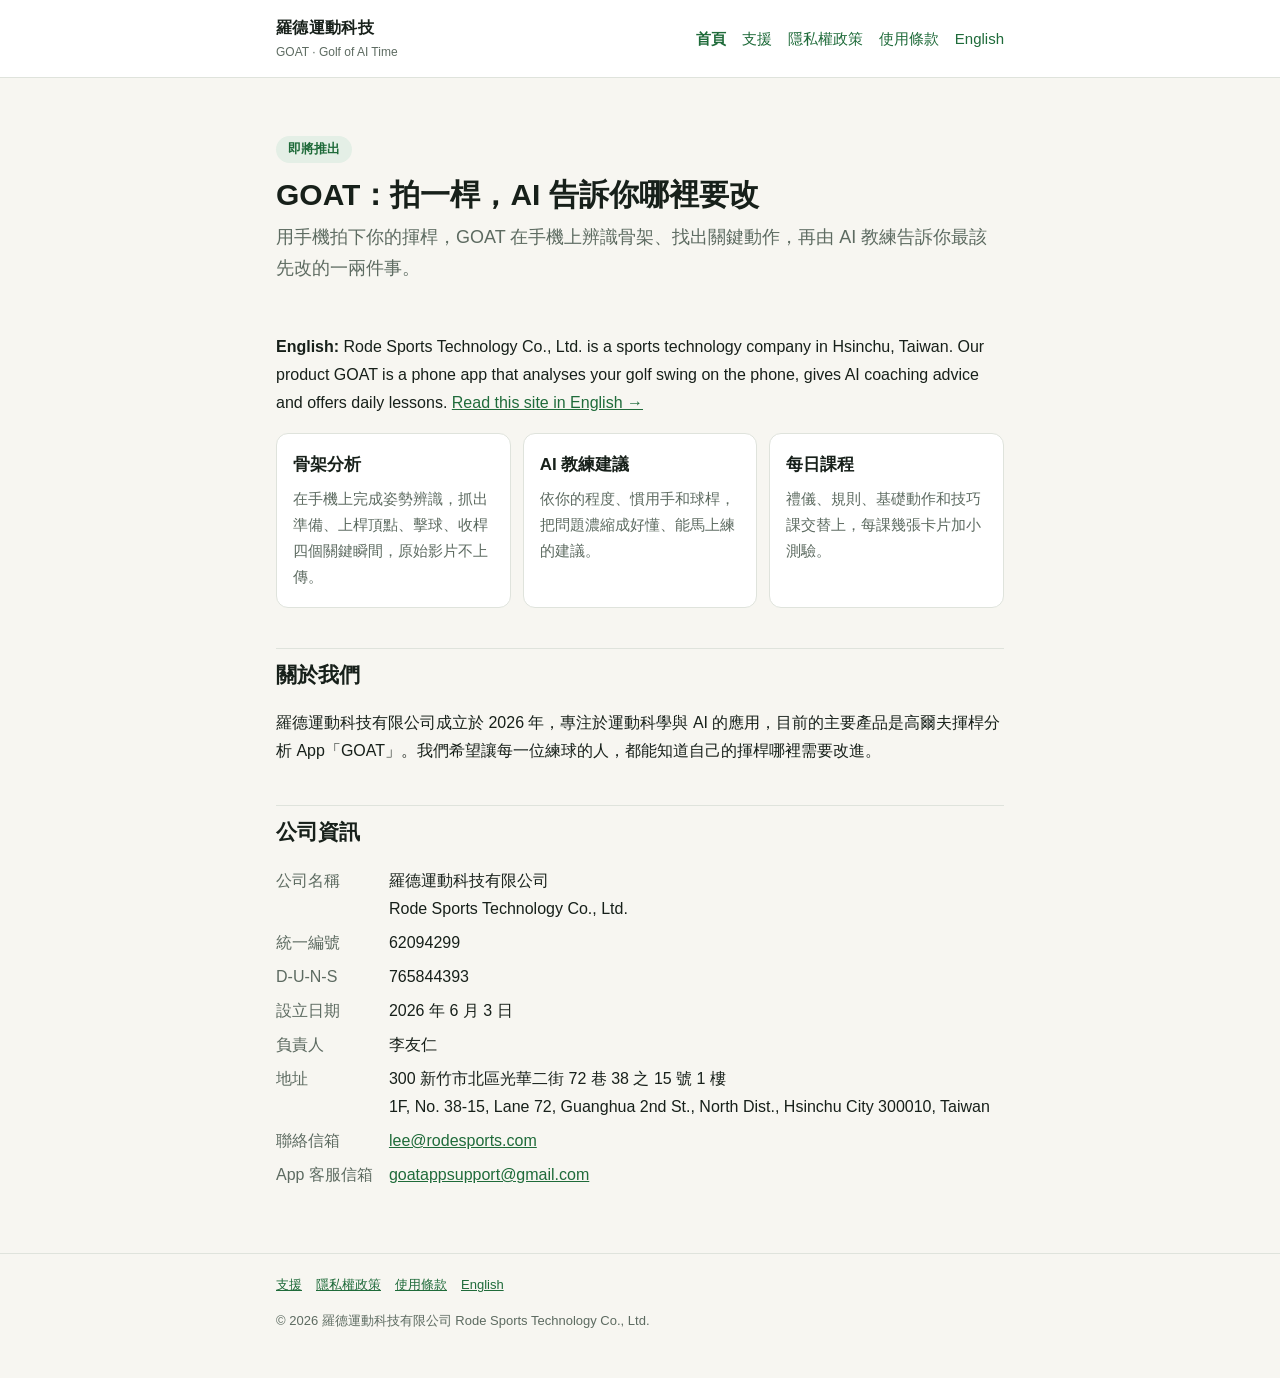
<file: index.html>
<!doctype html>
<html lang="zh-Hant-TW">
<head>
<meta charset="utf-8">
<meta name="viewport" content="width=device-width, initial-scale=1">
<title>羅德運動科技有限公司｜GOAT 高爾夫 AI 教練</title>
<meta name="description" content="羅德運動科技有限公司開發 GOAT（Golf of AI Time），用手機拍一桿，AI 分析揮桿並給出改善建議。">
<link rel="canonical" href="https://www.rodesports.com/">
<link rel="alternate" hreflang="zh-Hant" href="https://www.rodesports.com/">
<link rel="alternate" hreflang="en" href="https://www.rodesports.com/en/">
<link rel="alternate" hreflang="x-default" href="https://www.rodesports.com/">
<link rel="stylesheet" href="style.css">
</head>
<body>
<header class="top"><div class="wrap">
  <a class="brand" href="index.html">羅德運動科技<small>GOAT · Golf of AI Time</small></a>
  <nav><a href="index.html" aria-current="page">首頁</a><a href="support.html">支援</a><a href="privacy.html">隱私權政策</a><a href="terms.html">使用條款</a><a href="en/index.html" lang="en">English</a></nav>
</div></header>

<main><div class="wrap">
  <section class="hero">
    <span class="tag">即將推出</span>
    <h1>GOAT：拍一桿，AI 告訴你哪裡要改</h1>
    <p class="lead">用手機拍下你的揮桿，GOAT 在手機上辨識骨架、找出關鍵動作，再由 AI 教練告訴你最該先改的一兩件事。</p>
  </section>

  <p lang="en"><strong>English:</strong> Rode Sports Technology Co., Ltd. is a sports technology company in Hsinchu, Taiwan. Our product GOAT is a phone app that analyses your golf swing on the phone, gives AI coaching advice and offers daily lessons. <a href="en/index.html">Read this site in English →</a></p>

  <div class="cards">
    <div class="card"><h3>骨架分析</h3><p>在手機上完成姿勢辨識，抓出準備、上桿頂點、擊球、收桿四個關鍵瞬間，原始影片不上傳。</p></div>
    <div class="card"><h3>AI 教練建議</h3><p>依你的程度、慣用手和球桿，把問題濃縮成好懂、能馬上練的建議。</p></div>
    <div class="card"><h3>每日課程</h3><p>禮儀、規則、基礎動作和技巧課交替上，每課幾張卡片加小測驗。</p></div>
  </div>

  <h2>關於我們</h2>
  <p>羅德運動科技有限公司成立於 2026 年，專注於運動科學與 AI 的應用，目前的主要產品是高爾夫揮桿分析 App「GOAT」。我們希望讓每一位練球的人，都能知道自己的揮桿哪裡需要改進。</p>

  <h2>公司資訊</h2>
  <dl class="info">
    <dt>公司名稱</dt><dd>羅德運動科技有限公司<br>Rode Sports Technology Co., Ltd.</dd>
    <dt>統一編號</dt><dd>62094299</dd>
    <dt>D-U-N-S</dt><dd>765844393</dd>
    <dt>設立日期</dt><dd>2026 年 6 月 3 日</dd>
    <dt>負責人</dt><dd>李友仁</dd>
    <dt>地址</dt><dd>300 新竹市北區光華二街 72 巷 38 之 15 號 1 樓<br>1F, No. 38-15, Lane 72, Guanghua 2nd St., North Dist., Hsinchu City 300010, Taiwan</dd>
    <dt>聯絡信箱</dt><dd><a href="mailto:lee@rodesports.com">lee@rodesports.com</a></dd>
    <dt>App 客服信箱</dt><dd><a href="mailto:goatappsupport@gmail.com">goatappsupport@gmail.com</a></dd>
  </dl>
</div></main>

<footer><div class="wrap">
  <a href="support.html">支援</a><a href="privacy.html">隱私權政策</a><a href="terms.html">使用條款</a><a href="en/index.html" lang="en">English</a>
  <p>© 2026 羅德運動科技有限公司 Rode Sports Technology Co., Ltd.</p>
</div></footer>
</body>
</html>
</file>
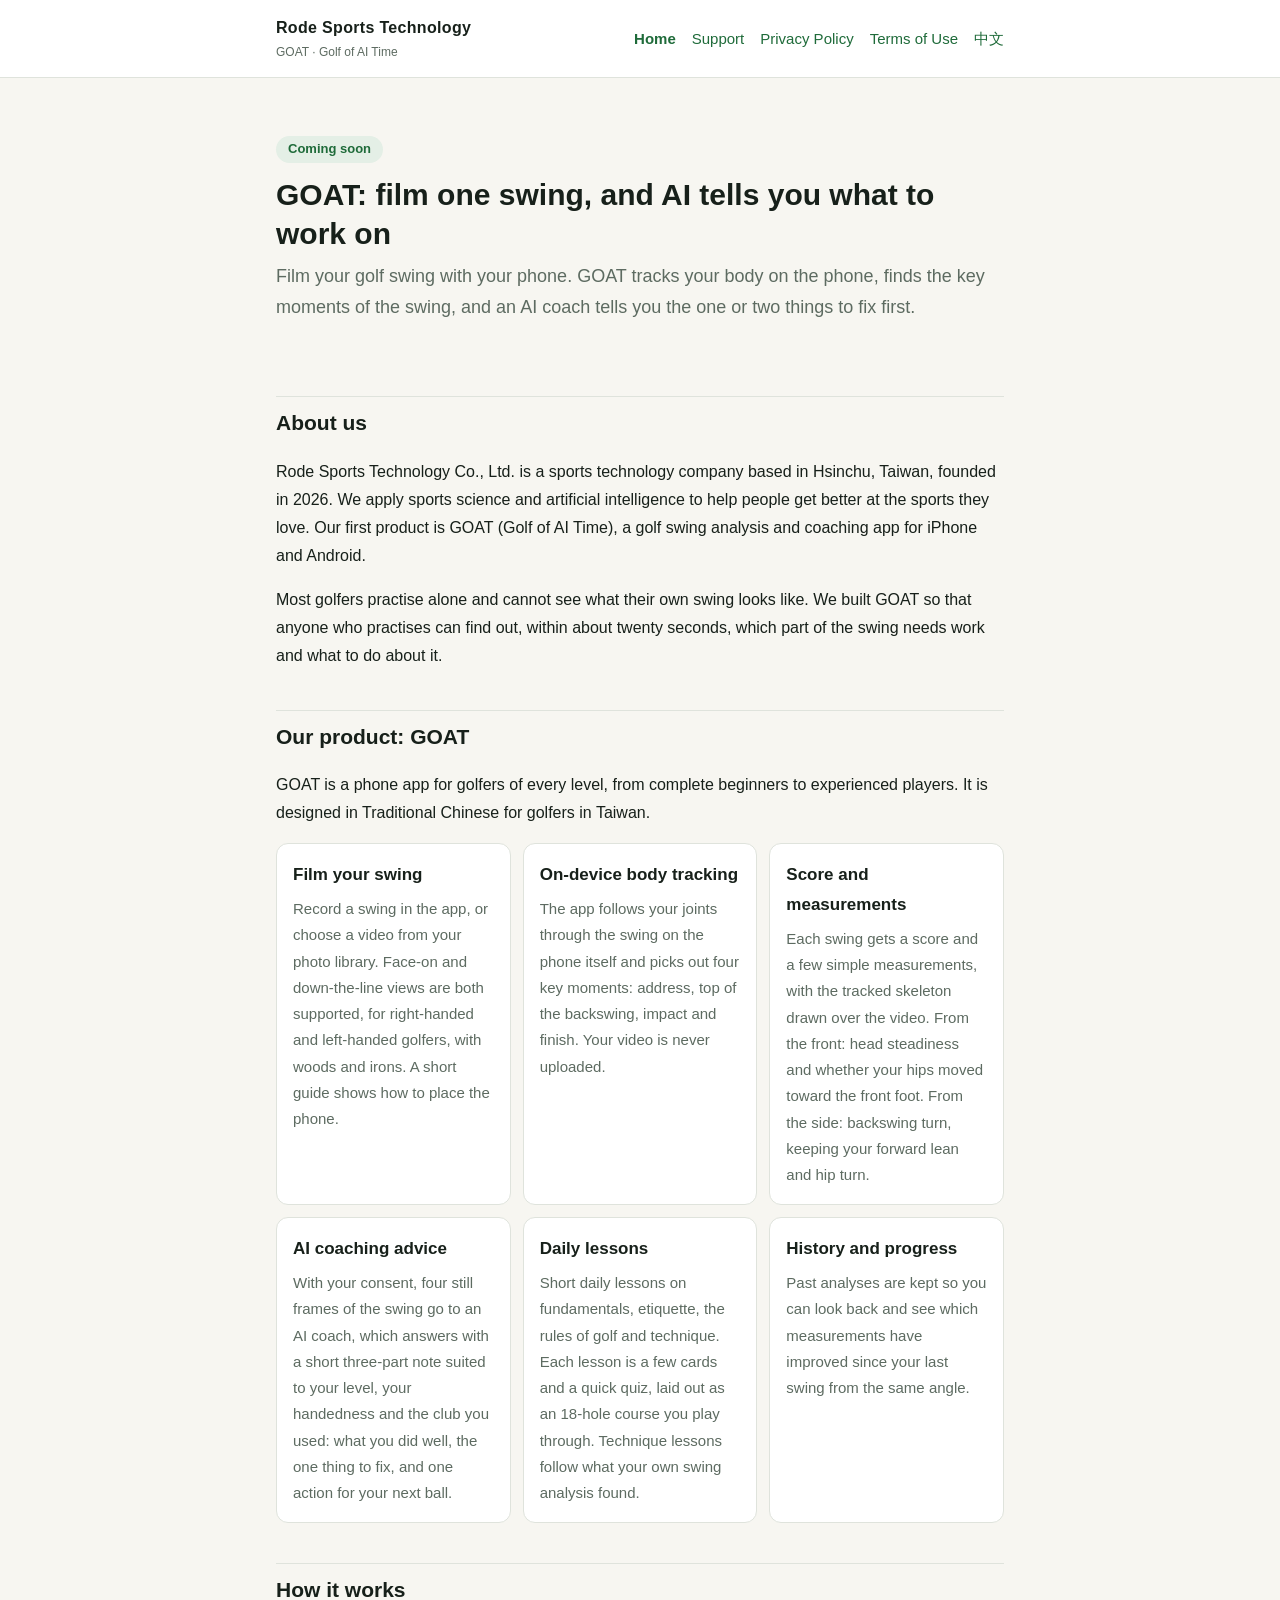
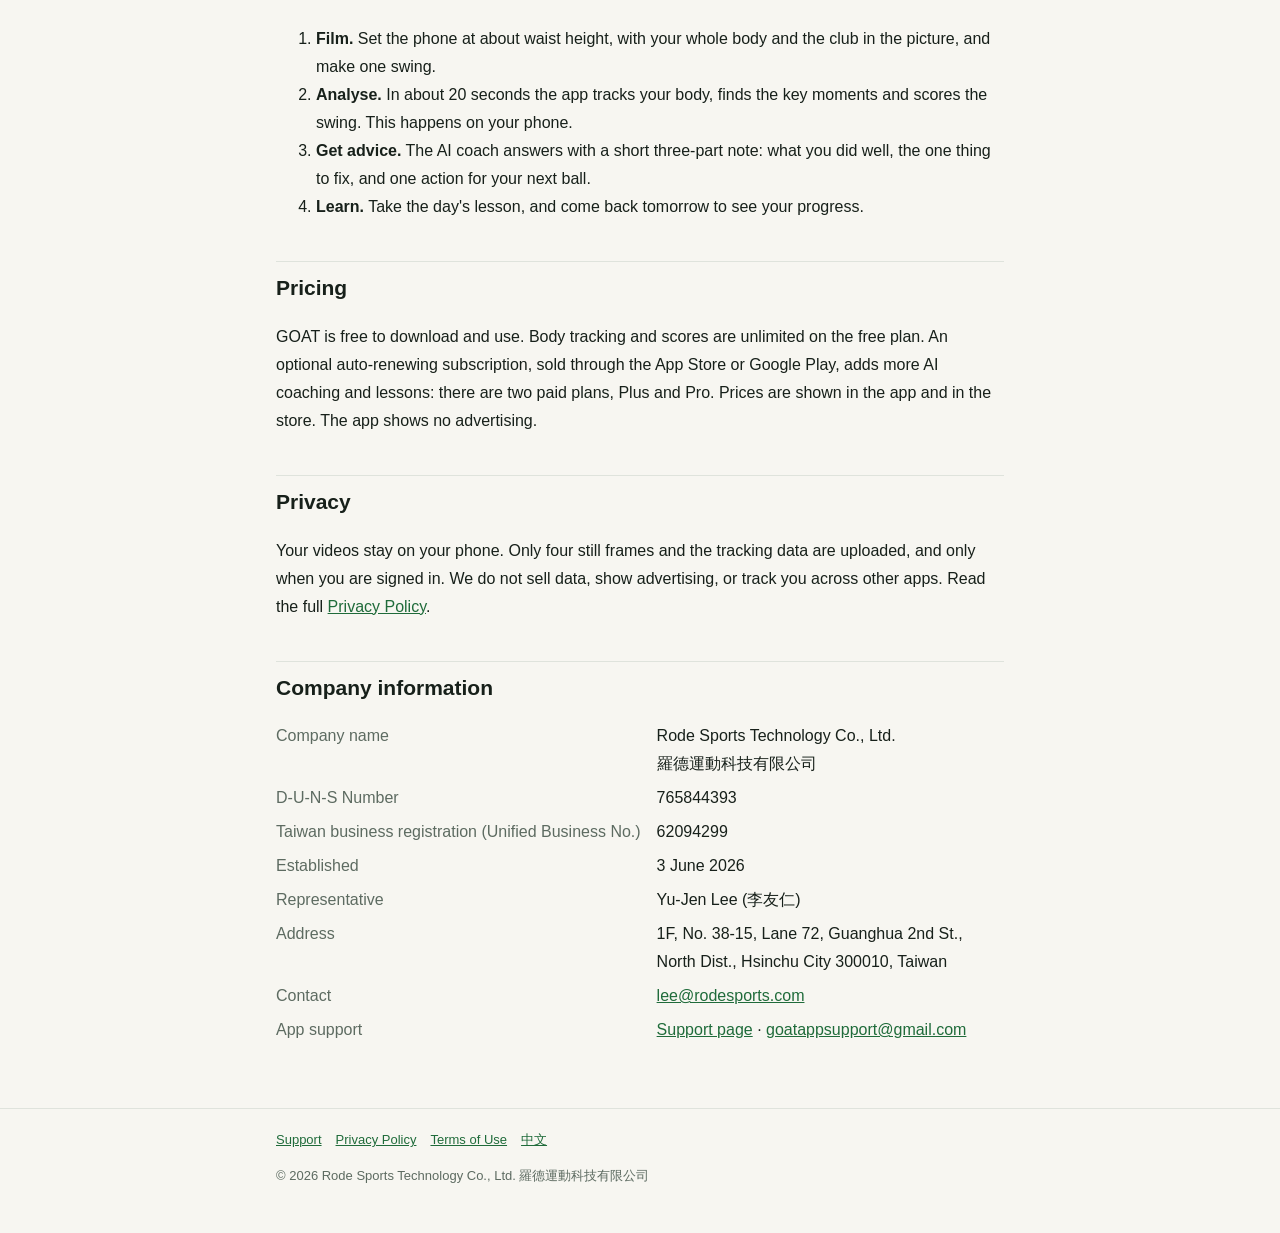
<file: en/index.html>
<!doctype html>
<html lang="en">
<head>
<meta charset="utf-8">
<meta name="viewport" content="width=device-width, initial-scale=1">
<title>Rode Sports Technology Co., Ltd. | GOAT AI Golf Swing Coach</title>
<meta name="description" content="Rode Sports Technology Co., Ltd. builds GOAT (Golf of AI Time), an app that analyses your golf swing on the phone and gives you AI coaching advice and daily lessons.">
<link rel="canonical" href="https://www.rodesports.com/en/">
<link rel="alternate" hreflang="zh-Hant" href="https://www.rodesports.com/">
<link rel="alternate" hreflang="en" href="https://www.rodesports.com/en/">
<link rel="alternate" hreflang="x-default" href="https://www.rodesports.com/">
<link rel="stylesheet" href="../style.css">
</head>
<body>
<header class="top"><div class="wrap">
  <a class="brand" href="index.html">Rode Sports Technology<small>GOAT · Golf of AI Time</small></a>
  <nav><a href="index.html" aria-current="page">Home</a><a href="support.html">Support</a><a href="privacy.html">Privacy Policy</a><a href="terms.html">Terms of Use</a><a href="../index.html" lang="zh-Hant-TW">中文</a></nav>
</div></header>

<main><div class="wrap">
  <section class="hero">
    <span class="tag">Coming soon</span>
    <h1>GOAT: film one swing, and AI tells you what to work on</h1>
    <p class="lead">Film your golf swing with your phone. GOAT tracks your body on the phone, finds the key moments of the swing, and an AI coach tells you the one or two things to fix first.</p>
  </section>

  <h2>About us</h2>
  <p>Rode Sports Technology Co., Ltd. is a sports technology company based in Hsinchu, Taiwan, founded in 2026. We apply sports science and artificial intelligence to help people get better at the sports they love. Our first product is GOAT (Golf of AI Time), a golf swing analysis and coaching app for iPhone and Android.</p>
  <p>Most golfers practise alone and cannot see what their own swing looks like. We built GOAT so that anyone who practises can find out, within about twenty seconds, which part of the swing needs work and what to do about it.</p>

  <h2>Our product: GOAT</h2>
  <p>GOAT is a phone app for golfers of every level, from complete beginners to experienced players. It is designed in Traditional Chinese for golfers in Taiwan.</p>
  <div class="cards">
    <div class="card"><h3>Film your swing</h3><p>Record a swing in the app, or choose a video from your photo library. Face-on and down-the-line views are both supported, for right-handed and left-handed golfers, with woods and irons. A short guide shows how to place the phone.</p></div>
    <div class="card"><h3>On-device body tracking</h3><p>The app follows your joints through the swing on the phone itself and picks out four key moments: address, top of the backswing, impact and finish. Your video is never uploaded.</p></div>
    <div class="card"><h3>Score and measurements</h3><p>Each swing gets a score and a few simple measurements, with the tracked skeleton drawn over the video. From the front: head steadiness and whether your hips moved toward the front foot. From the side: backswing turn, keeping your forward lean and hip turn.</p></div>
    <div class="card"><h3>AI coaching advice</h3><p>With your consent, four still frames of the swing go to an AI coach, which answers with a short three-part note suited to your level, your handedness and the club you used: what you did well, the one thing to fix, and one action for your next ball.</p></div>
    <div class="card"><h3>Daily lessons</h3><p>Short daily lessons on fundamentals, etiquette, the rules of golf and technique. Each lesson is a few cards and a quick quiz, laid out as an 18-hole course you play through. Technique lessons follow what your own swing analysis found.</p></div>
    <div class="card"><h3>History and progress</h3><p>Past analyses are kept so you can look back and see which measurements have improved since your last swing from the same angle.</p></div>
  </div>

  <h2>How it works</h2>
  <ol>
    <li><strong>Film.</strong> Set the phone at about waist height, with your whole body and the club in the picture, and make one swing.</li>
    <li><strong>Analyse.</strong> In about 20 seconds the app tracks your body, finds the key moments and scores the swing. This happens on your phone.</li>
    <li><strong>Get advice.</strong> The AI coach answers with a short three-part note: what you did well, the one thing to fix, and one action for your next ball.</li>
    <li><strong>Learn.</strong> Take the day's lesson, and come back tomorrow to see your progress.</li>
  </ol>

  <h2>Pricing</h2>
  <p>GOAT is free to download and use. Body tracking and scores are unlimited on the free plan. An optional auto-renewing subscription, sold through the App Store or Google Play, adds more AI coaching and lessons: there are two paid plans, Plus and Pro. Prices are shown in the app and in the store. The app shows no advertising.</p>

  <h2>Privacy</h2>
  <p>Your videos stay on your phone. Only four still frames and the tracking data are uploaded, and only when you are signed in. We do not sell data, show advertising, or track you across other apps. Read the full <a href="privacy.html">Privacy Policy</a>.</p>

  <h2>Company information</h2>
  <dl class="info">
    <dt>Company name</dt><dd>Rode Sports Technology Co., Ltd.<br><span lang="zh-Hant-TW">羅德運動科技有限公司</span></dd>
    <dt>D-U-N-S Number</dt><dd>765844393</dd>
    <dt>Taiwan business registration (Unified Business No.)</dt><dd>62094299</dd>
    <dt>Established</dt><dd>3 June 2026</dd>
    <dt>Representative</dt><dd>Yu-Jen Lee (<span lang="zh-Hant-TW">李友仁</span>)</dd>
    <dt>Address</dt><dd>1F, No. 38-15, Lane 72, Guanghua 2nd St., North Dist., Hsinchu City 300010, Taiwan</dd>
    <dt>Contact</dt><dd><a href="mailto:lee@rodesports.com">lee@rodesports.com</a></dd>
    <dt>App support</dt><dd><a href="support.html">Support page</a> · <a href="mailto:goatappsupport@gmail.com">goatappsupport@gmail.com</a></dd>
  </dl>
</div></main>

<footer><div class="wrap">
  <a href="support.html">Support</a><a href="privacy.html">Privacy Policy</a><a href="terms.html">Terms of Use</a><a href="../index.html" lang="zh-Hant-TW">中文</a>
  <p>© 2026 Rode Sports Technology Co., Ltd. 羅德運動科技有限公司</p>
</div></footer>
</body>
</html>
</file>
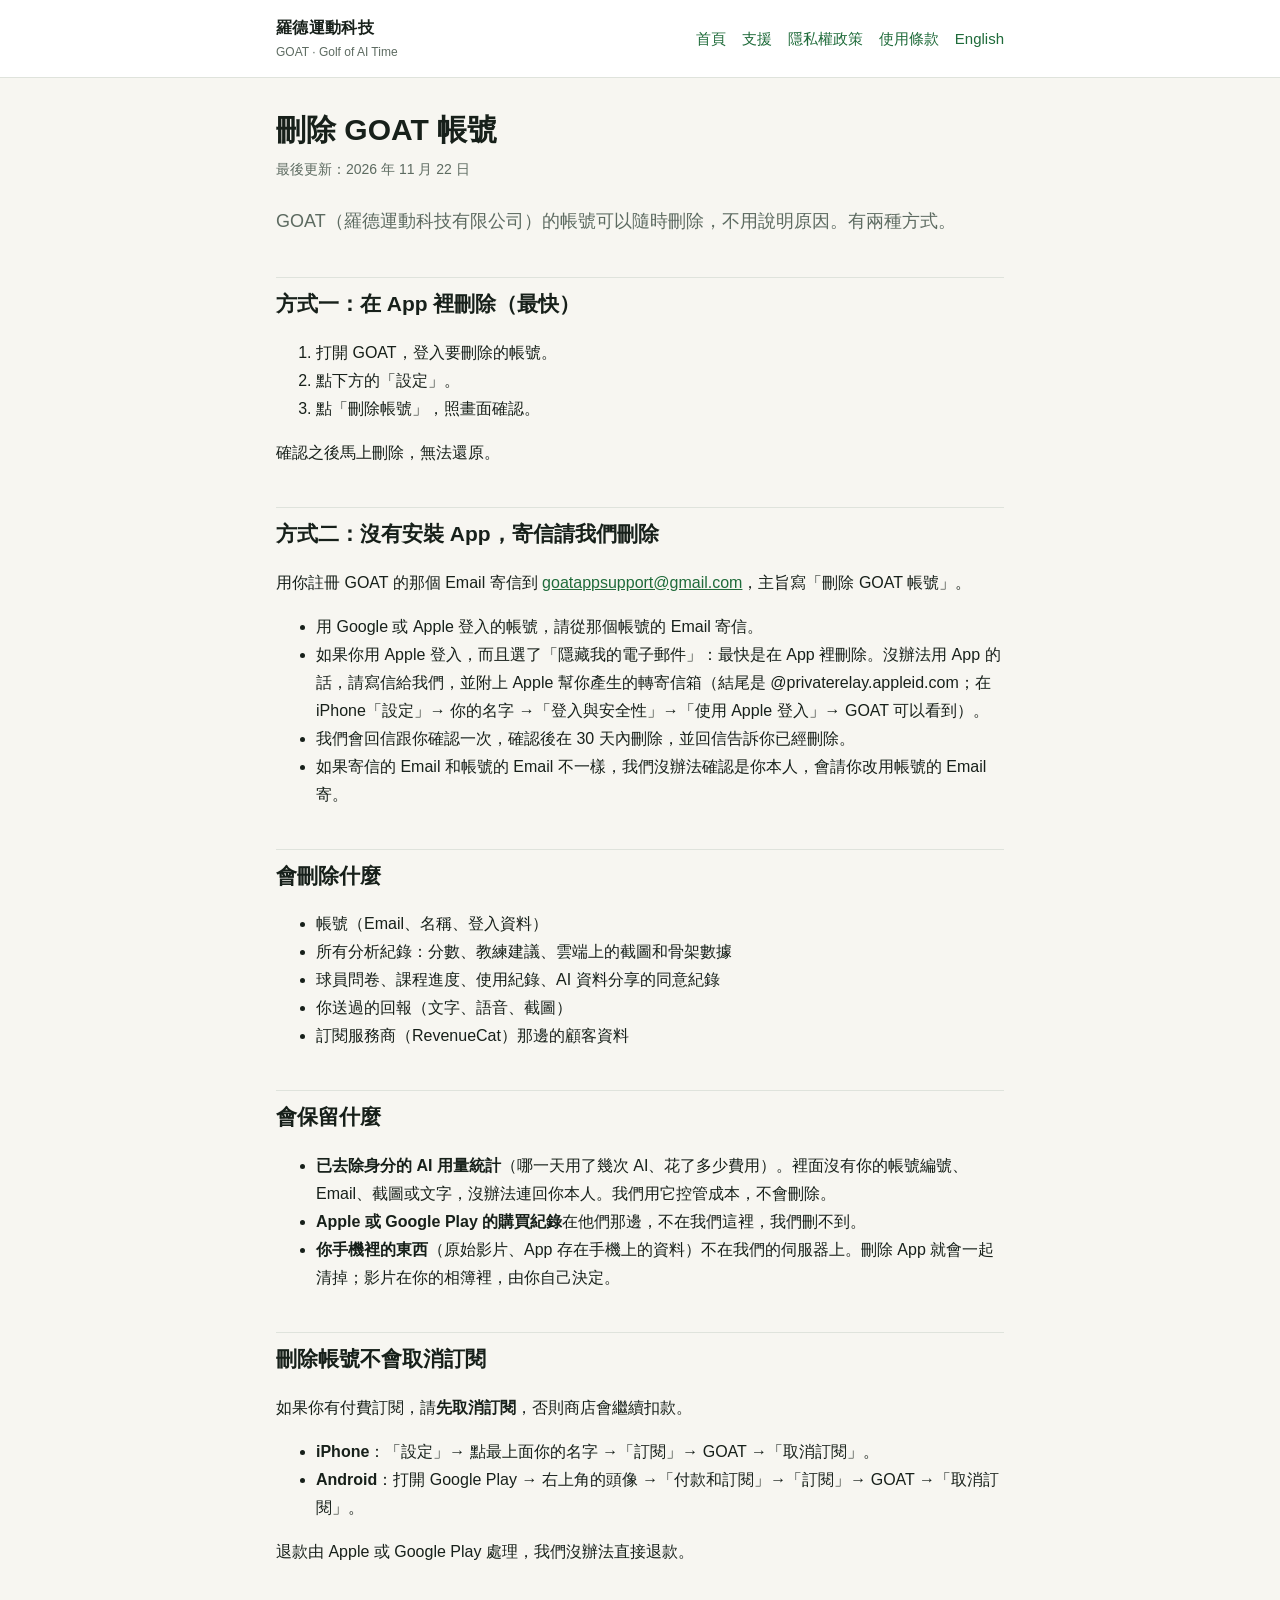
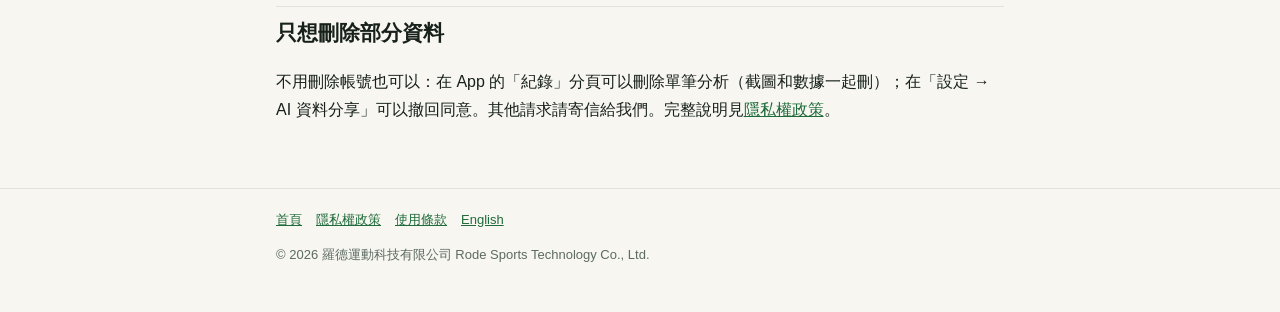
<file: delete-account.html>
<!doctype html>
<html lang="zh-Hant-TW">
<head>
<meta charset="utf-8">
<meta name="viewport" content="width=device-width, initial-scale=1">
<title>刪除帳號｜GOAT</title>
<link rel="canonical" href="https://www.rodesports.com/delete-account.html">
<link rel="alternate" hreflang="zh-Hant" href="https://www.rodesports.com/delete-account.html">
<link rel="alternate" hreflang="en" href="https://www.rodesports.com/en/delete-account.html">
<link rel="alternate" hreflang="x-default" href="https://www.rodesports.com/delete-account.html">
<link rel="stylesheet" href="style.css">
</head>
<body>
<header class="top"><div class="wrap">
  <a class="brand" href="index.html">羅德運動科技<small>GOAT · Golf of AI Time</small></a>
  <nav><a href="index.html">首頁</a><a href="support.html">支援</a><a href="privacy.html">隱私權政策</a><a href="terms.html">使用條款</a><a href="en/delete-account.html" lang="en">English</a></nav>
</div></header>

<main><div class="wrap">
  <h1>刪除 GOAT 帳號</h1>
  <p class="meta">最後更新：2026 年 11 月 22 日</p>
  <p class="lead">GOAT（羅德運動科技有限公司）的帳號可以隨時刪除，不用說明原因。有兩種方式。</p>

  <h2>方式一：在 App 裡刪除（最快）</h2>
  <ol>
    <li>打開 GOAT，登入要刪除的帳號。</li>
    <li>點下方的「設定」。</li>
    <li>點「刪除帳號」，照畫面確認。</li>
  </ol>
  <p>確認之後馬上刪除，無法還原。</p>

  <h2>方式二：沒有安裝 App，寄信請我們刪除</h2>
  <p>用你註冊 GOAT 的那個 Email 寄信到 <a href="mailto:goatappsupport@gmail.com?subject=%E5%88%AA%E9%99%A4%20GOAT%20%E5%B8%B3%E8%99%9F">goatappsupport@gmail.com</a>，主旨寫「刪除 GOAT 帳號」。</p>
  <ul>
    <li>用 Google 或 Apple 登入的帳號，請從那個帳號的 Email 寄信。</li>
    <li>如果你用 Apple 登入，而且選了「隱藏我的電子郵件」：最快是在 App 裡刪除。沒辦法用 App 的話，請寫信給我們，並附上 Apple 幫你產生的轉寄信箱（結尾是 @privaterelay.appleid.com；在 iPhone「設定」→ 你的名字 →「登入與安全性」→「使用 Apple 登入」→ GOAT 可以看到）。</li>
    <li>我們會回信跟你確認一次，確認後在 30 天內刪除，並回信告訴你已經刪除。</li>
    <li>如果寄信的 Email 和帳號的 Email 不一樣，我們沒辦法確認是你本人，會請你改用帳號的 Email 寄。</li>
  </ul>

  <h2>會刪除什麼</h2>
  <ul>
    <li>帳號（Email、名稱、登入資料）</li>
    <li>所有分析紀錄：分數、教練建議、雲端上的截圖和骨架數據</li>
    <li>球員問卷、課程進度、使用紀錄、AI 資料分享的同意紀錄</li>
    <li>你送過的回報（文字、語音、截圖）</li>
    <li>訂閱服務商（RevenueCat）那邊的顧客資料</li>
  </ul>

  <h2>會保留什麼</h2>
  <ul>
    <li><strong>已去除身分的 AI 用量統計</strong>（哪一天用了幾次 AI、花了多少費用）。裡面沒有你的帳號編號、Email、截圖或文字，沒辦法連回你本人。我們用它控管成本，不會刪除。</li>
    <li><strong>Apple 或 Google Play 的購買紀錄</strong>在他們那邊，不在我們這裡，我們刪不到。</li>
    <li><strong>你手機裡的東西</strong>（原始影片、App 存在手機上的資料）不在我們的伺服器上。刪除 App 就會一起清掉；影片在你的相簿裡，由你自己決定。</li>
  </ul>

  <h2>刪除帳號不會取消訂閱</h2>
  <p>如果你有付費訂閱，請<strong>先取消訂閱</strong>，否則商店會繼續扣款。</p>
  <ul>
    <li><strong>iPhone</strong>：「設定」→ 點最上面你的名字 →「訂閱」→ GOAT →「取消訂閱」。</li>
    <li><strong>Android</strong>：打開 Google Play → 右上角的頭像 →「付款和訂閱」→「訂閱」→ GOAT →「取消訂閱」。</li>
  </ul>
  <p>退款由 Apple 或 Google Play 處理，我們沒辦法直接退款。</p>

  <h2>只想刪除部分資料</h2>
  <p>不用刪除帳號也可以：在 App 的「紀錄」分頁可以刪除單筆分析（截圖和數據一起刪）；在「設定 → AI 資料分享」可以撤回同意。其他請求請寄信給我們。完整說明見<a href="privacy.html">隱私權政策</a>。</p>
</div></main>

<footer><div class="wrap">
  <a href="index.html">首頁</a><a href="privacy.html">隱私權政策</a><a href="terms.html">使用條款</a><a href="en/delete-account.html" lang="en">English</a>
  <p>© 2026 羅德運動科技有限公司 Rode Sports Technology Co., Ltd.</p>
</div></footer>
</body>
</html>
</file>
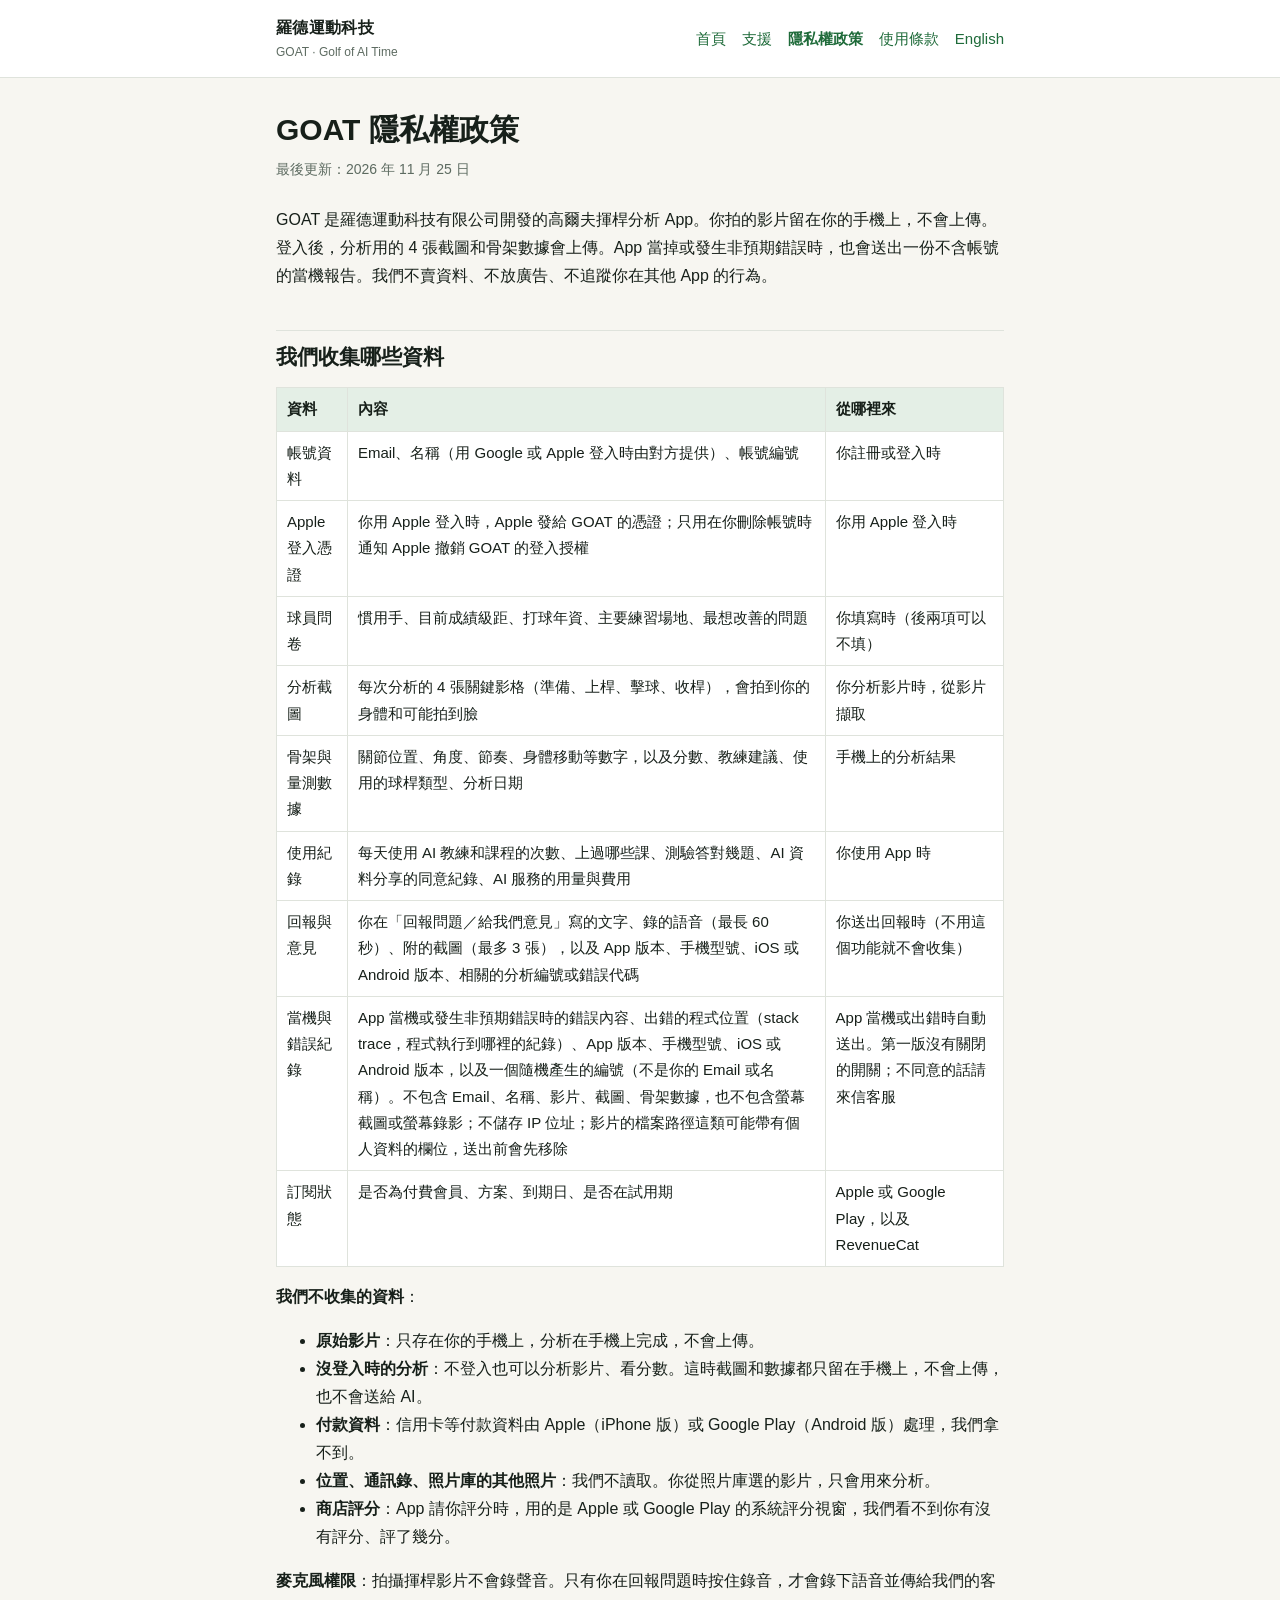
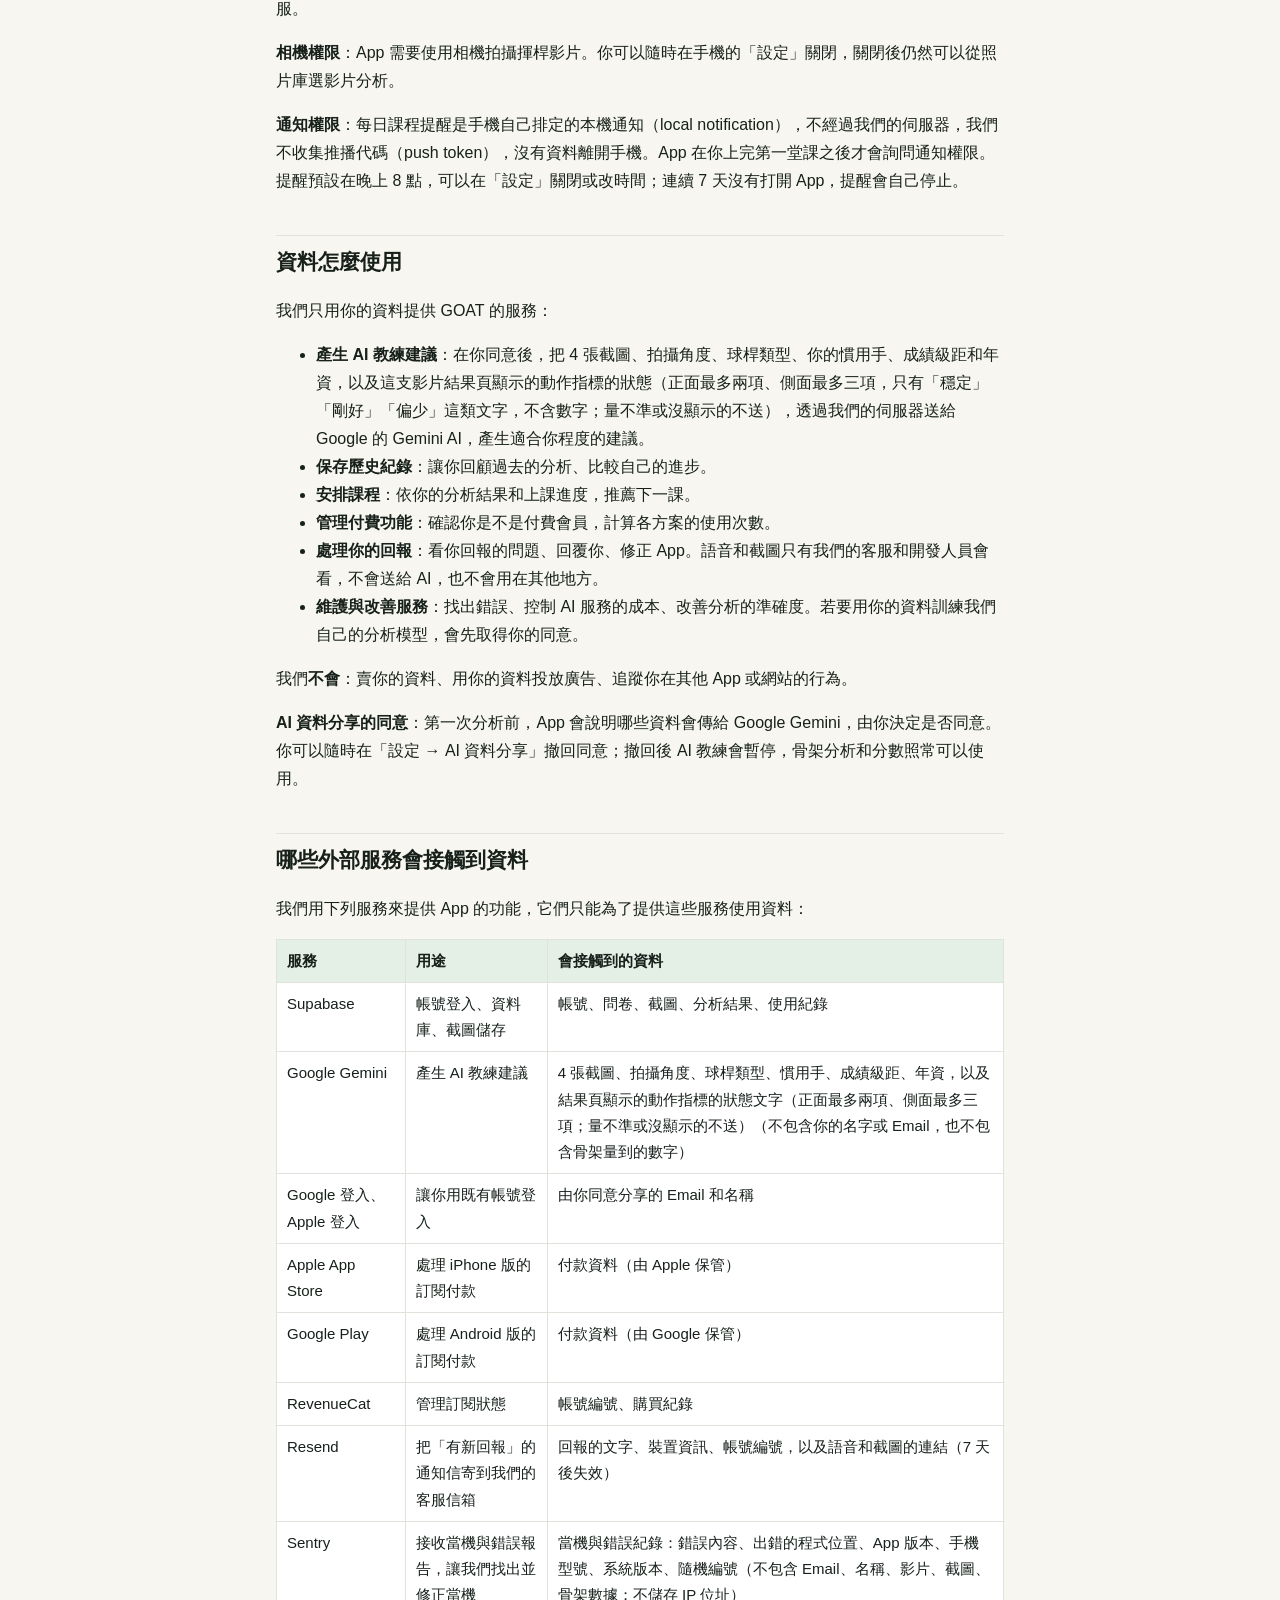
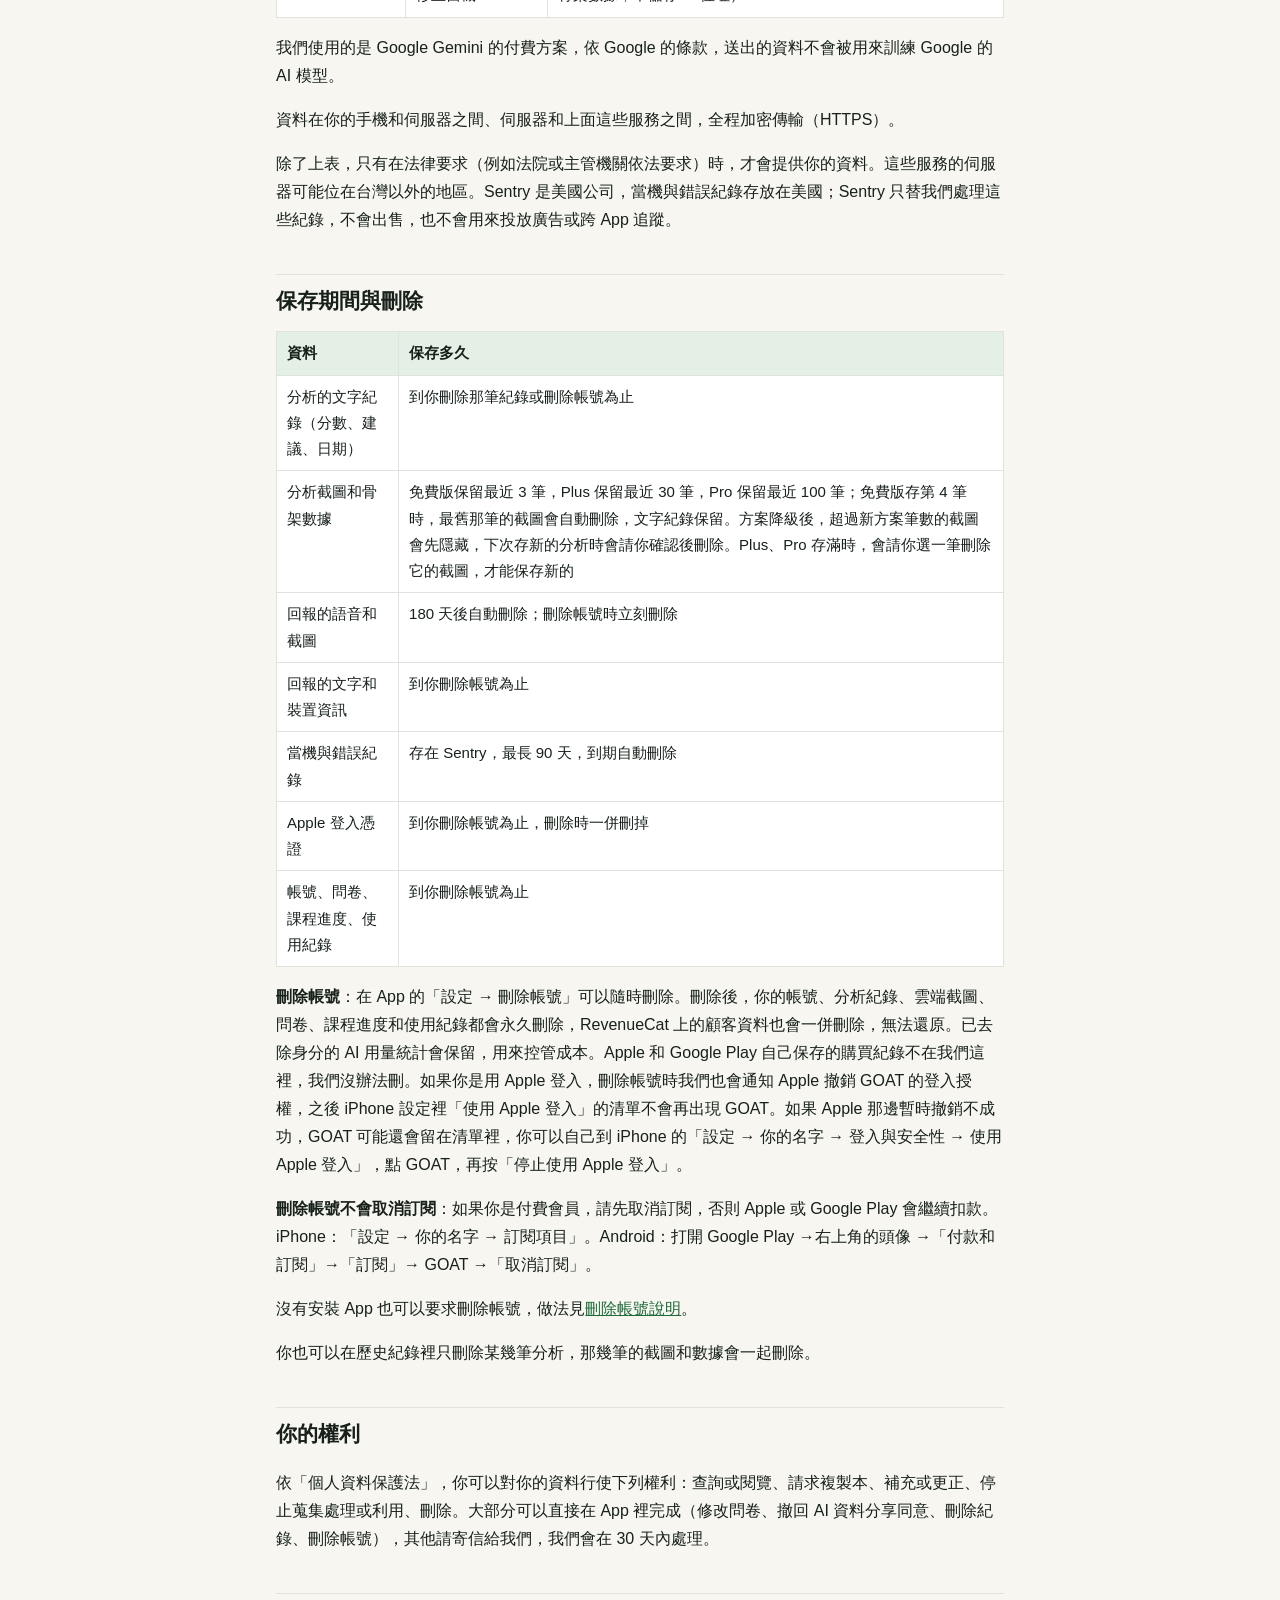
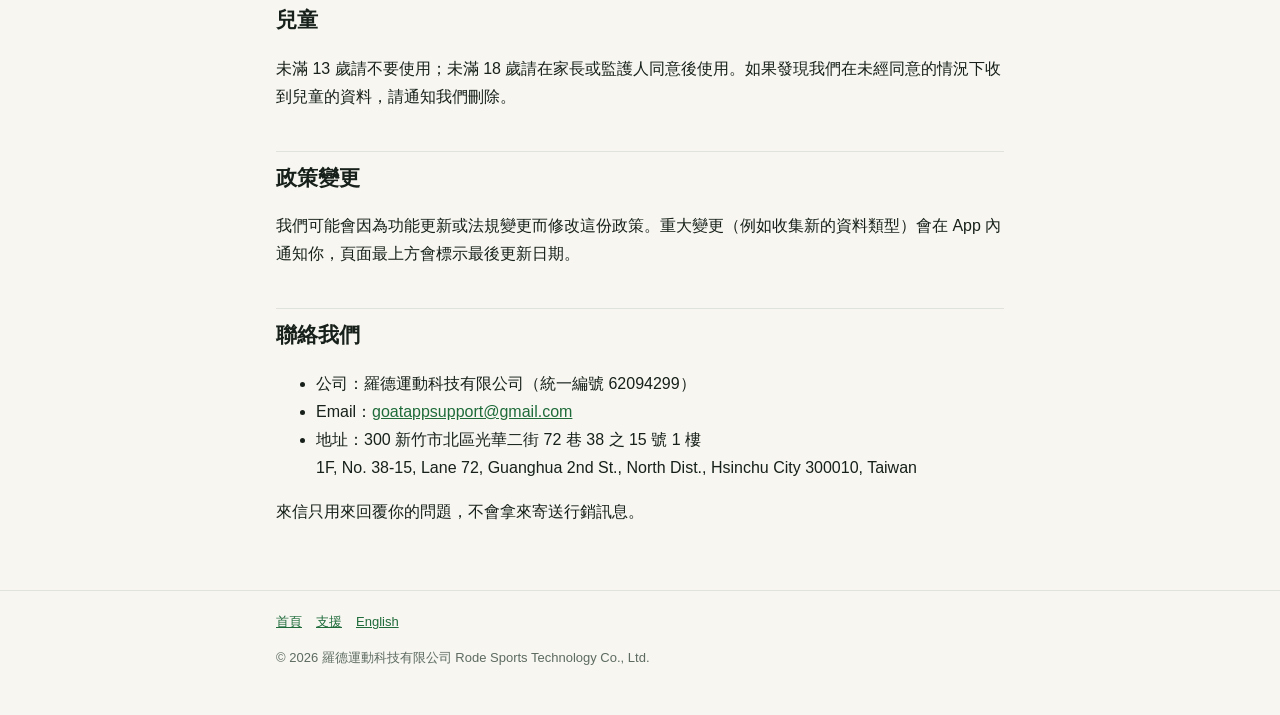
<file: privacy.html>
<!doctype html>
<html lang="zh-Hant-TW">
<head>
<meta charset="utf-8">
<meta name="viewport" content="width=device-width, initial-scale=1">
<title>隱私權政策｜GOAT</title>
<link rel="canonical" href="https://www.rodesports.com/privacy.html">
<link rel="alternate" hreflang="zh-Hant" href="https://www.rodesports.com/privacy.html">
<link rel="alternate" hreflang="en" href="https://www.rodesports.com/en/privacy.html">
<link rel="alternate" hreflang="x-default" href="https://www.rodesports.com/privacy.html">
<link rel="stylesheet" href="style.css">
</head>
<body>
<header class="top"><div class="wrap">
  <a class="brand" href="index.html">羅德運動科技<small>GOAT · Golf of AI Time</small></a>
  <nav><a href="index.html">首頁</a><a href="support.html">支援</a><a href="privacy.html" aria-current="page">隱私權政策</a><a href="terms.html">使用條款</a><a href="en/privacy.html" lang="en">English</a></nav>
</div></header>

<main><div class="wrap">
  <h1>GOAT 隱私權政策</h1>
  <p class="meta">最後更新：2026 年 11 月 25 日</p>
  <p>GOAT 是羅德運動科技有限公司開發的高爾夫揮桿分析 App。你拍的影片留在你的手機上，不會上傳。登入後，分析用的 4 張截圖和骨架數據會上傳。App 當掉或發生非預期錯誤時，也會送出一份不含帳號的當機報告。我們不賣資料、不放廣告、不追蹤你在其他 App 的行為。</p>

  <h2>我們收集哪些資料</h2>
  <div class="table-scroll"><table>
    <tr><th>資料</th><th>內容</th><th>從哪裡來</th></tr>
    <tr><td>帳號資料</td><td>Email、名稱（用 Google 或 Apple 登入時由對方提供）、帳號編號</td><td>你註冊或登入時</td></tr>
    <tr><td>Apple 登入憑證</td><td>你用 Apple 登入時，Apple 發給 GOAT 的憑證；只用在你刪除帳號時通知 Apple 撤銷 GOAT 的登入授權</td><td>你用 Apple 登入時</td></tr>
    <tr><td>球員問卷</td><td>慣用手、目前成績級距、打球年資、主要練習場地、最想改善的問題</td><td>你填寫時（後兩項可以不填）</td></tr>
    <tr><td>分析截圖</td><td>每次分析的 4 張關鍵影格（準備、上桿、擊球、收桿），會拍到你的身體和可能拍到臉</td><td>你分析影片時，從影片擷取</td></tr>
    <tr><td>骨架與量測數據</td><td>關節位置、角度、節奏、身體移動等數字，以及分數、教練建議、使用的球桿類型、分析日期</td><td>手機上的分析結果</td></tr>
    <tr><td>使用紀錄</td><td>每天使用 AI 教練和課程的次數、上過哪些課、測驗答對幾題、AI 資料分享的同意紀錄、AI 服務的用量與費用</td><td>你使用 App 時</td></tr>
    <tr><td>回報與意見</td><td>你在「回報問題／給我們意見」寫的文字、錄的語音（最長 60 秒）、附的截圖（最多 3 張），以及 App 版本、手機型號、iOS 或 Android 版本、相關的分析編號或錯誤代碼</td><td>你送出回報時（不用這個功能就不會收集）</td></tr>
    <tr><td>當機與錯誤紀錄</td><td>App 當機或發生非預期錯誤時的錯誤內容、出錯的程式位置（stack trace，程式執行到哪裡的紀錄）、App 版本、手機型號、iOS 或 Android 版本，以及一個隨機產生的編號（不是你的 Email 或名稱）。不包含 Email、名稱、影片、截圖、骨架數據，也不包含螢幕截圖或螢幕錄影；不儲存 IP 位址；影片的檔案路徑這類可能帶有個人資料的欄位，送出前會先移除</td><td>App 當機或出錯時自動送出。第一版沒有關閉的開關；不同意的話請來信客服</td></tr>
    <tr><td>訂閱狀態</td><td>是否為付費會員、方案、到期日、是否在試用期</td><td>Apple 或 Google Play，以及 RevenueCat</td></tr>
  </table></div>
  <p><strong>我們不收集的資料</strong>：</p>
  <ul>
    <li><strong>原始影片</strong>：只存在你的手機上，分析在手機上完成，不會上傳。</li>
    <li><strong>沒登入時的分析</strong>：不登入也可以分析影片、看分數。這時截圖和數據都只留在手機上，不會上傳，也不會送給 AI。</li>
    <li><strong>付款資料</strong>：信用卡等付款資料由 Apple（iPhone 版）或 Google Play（Android 版）處理，我們拿不到。</li>
    <li><strong>位置、通訊錄、照片庫的其他照片</strong>：我們不讀取。你從照片庫選的影片，只會用來分析。</li>
    <li><strong>商店評分</strong>：App 請你評分時，用的是 Apple 或 Google Play 的系統評分視窗，我們看不到你有沒有評分、評了幾分。</li>
  </ul>
  <p><strong>麥克風權限</strong>：拍攝揮桿影片不會錄聲音。只有你在回報問題時按住錄音，才會錄下語音並傳給我們的客服。</p>
  <p><strong>相機權限</strong>：App 需要使用相機拍攝揮桿影片。你可以隨時在手機的「設定」關閉，關閉後仍然可以從照片庫選影片分析。</p>
  <p><strong>通知權限</strong>：每日課程提醒是手機自己排定的本機通知（local notification），不經過我們的伺服器，我們不收集推播代碼（push token），沒有資料離開手機。App 在你上完第一堂課之後才會詢問通知權限。提醒預設在晚上 8 點，可以在「設定」關閉或改時間；連續 7 天沒有打開 App，提醒會自己停止。</p>

  <h2>資料怎麼使用</h2>
  <p>我們只用你的資料提供 GOAT 的服務：</p>
  <ul>
    <li><strong>產生 AI 教練建議</strong>：在你同意後，把 4 張截圖、拍攝角度、球桿類型、你的慣用手、成績級距和年資，以及這支影片結果頁顯示的動作指標的狀態（正面最多兩項、側面最多三項，只有「穩定」「剛好」「偏少」這類文字，不含數字；量不準或沒顯示的不送），透過我們的伺服器送給 Google 的 Gemini AI，產生適合你程度的建議。</li>
    <li><strong>保存歷史紀錄</strong>：讓你回顧過去的分析、比較自己的進步。</li>
    <li><strong>安排課程</strong>：依你的分析結果和上課進度，推薦下一課。</li>
    <li><strong>管理付費功能</strong>：確認你是不是付費會員，計算各方案的使用次數。</li>
    <li><strong>處理你的回報</strong>：看你回報的問題、回覆你、修正 App。語音和截圖只有我們的客服和開發人員會看，不會送給 AI，也不會用在其他地方。</li>
    <li><strong>維護與改善服務</strong>：找出錯誤、控制 AI 服務的成本、改善分析的準確度。若要用你的資料訓練我們自己的分析模型，會先取得你的同意。</li>
  </ul>
  <p>我們<strong>不會</strong>：賣你的資料、用你的資料投放廣告、追蹤你在其他 App 或網站的行為。</p>
  <p><strong>AI 資料分享的同意</strong>：第一次分析前，App 會說明哪些資料會傳給 Google Gemini，由你決定是否同意。你可以隨時在「設定 → AI 資料分享」撤回同意；撤回後 AI 教練會暫停，骨架分析和分數照常可以使用。</p>

  <h2>哪些外部服務會接觸到資料</h2>
  <p>我們用下列服務來提供 App 的功能，它們只能為了提供這些服務使用資料：</p>
  <div class="table-scroll"><table>
    <tr><th>服務</th><th>用途</th><th>會接觸到的資料</th></tr>
    <tr><td>Supabase</td><td>帳號登入、資料庫、截圖儲存</td><td>帳號、問卷、截圖、分析結果、使用紀錄</td></tr>
    <tr><td>Google Gemini</td><td>產生 AI 教練建議</td><td>4 張截圖、拍攝角度、球桿類型、慣用手、成績級距、年資，以及結果頁顯示的動作指標的狀態文字（正面最多兩項、側面最多三項；量不準或沒顯示的不送）（不包含你的名字或 Email，也不包含骨架量到的數字）</td></tr>
    <tr><td>Google 登入、Apple 登入</td><td>讓你用既有帳號登入</td><td>由你同意分享的 Email 和名稱</td></tr>
    <tr><td>Apple App Store</td><td>處理 iPhone 版的訂閱付款</td><td>付款資料（由 Apple 保管）</td></tr>
    <tr><td>Google Play</td><td>處理 Android 版的訂閱付款</td><td>付款資料（由 Google 保管）</td></tr>
    <tr><td>RevenueCat</td><td>管理訂閱狀態</td><td>帳號編號、購買紀錄</td></tr>
    <tr><td>Resend</td><td>把「有新回報」的通知信寄到我們的客服信箱</td><td>回報的文字、裝置資訊、帳號編號，以及語音和截圖的連結（7 天後失效）</td></tr>
    <tr><td>Sentry</td><td>接收當機與錯誤報告，讓我們找出並修正當機</td><td>當機與錯誤紀錄：錯誤內容、出錯的程式位置、App 版本、手機型號、系統版本、隨機編號（不包含 Email、名稱、影片、截圖、骨架數據；不儲存 IP 位址）</td></tr>
  </table></div>
  <p>我們使用的是 Google Gemini 的付費方案，依 Google 的條款，送出的資料不會被用來訓練 Google 的 AI 模型。</p>
  <p>資料在你的手機和伺服器之間、伺服器和上面這些服務之間，全程加密傳輸（HTTPS）。</p>
  <p>除了上表，只有在法律要求（例如法院或主管機關依法要求）時，才會提供你的資料。這些服務的伺服器可能位在台灣以外的地區。Sentry 是美國公司，當機與錯誤紀錄存放在美國；Sentry 只替我們處理這些紀錄，不會出售，也不會用來投放廣告或跨 App 追蹤。</p>

  <h2>保存期間與刪除</h2>
  <div class="table-scroll"><table>
    <tr><th>資料</th><th>保存多久</th></tr>
    <tr><td>分析的文字紀錄（分數、建議、日期）</td><td>到你刪除那筆紀錄或刪除帳號為止</td></tr>
    <tr><td>分析截圖和骨架數據</td><td>免費版保留最近 3 筆，Plus 保留最近 30 筆，Pro 保留最近 100 筆；免費版存第 4 筆時，最舊那筆的截圖會自動刪除，文字紀錄保留。方案降級後，超過新方案筆數的截圖會先隱藏，下次存新的分析時會請你確認後刪除。Plus、Pro 存滿時，會請你選一筆刪除它的截圖，才能保存新的</td></tr>
    <tr><td>回報的語音和截圖</td><td>180 天後自動刪除；刪除帳號時立刻刪除</td></tr>
    <tr><td>回報的文字和裝置資訊</td><td>到你刪除帳號為止</td></tr>
    <tr><td>當機與錯誤紀錄</td><td>存在 Sentry，最長 90 天，到期自動刪除</td></tr>
    <tr><td>Apple 登入憑證</td><td>到你刪除帳號為止，刪除時一併刪掉</td></tr>
    <tr><td>帳號、問卷、課程進度、使用紀錄</td><td>到你刪除帳號為止</td></tr>
  </table></div>
  <p><strong>刪除帳號</strong>：在 App 的「設定 → 刪除帳號」可以隨時刪除。刪除後，你的帳號、分析紀錄、雲端截圖、問卷、課程進度和使用紀錄都會永久刪除，RevenueCat 上的顧客資料也會一併刪除，無法還原。已去除身分的 AI 用量統計會保留，用來控管成本。Apple 和 Google Play 自己保存的購買紀錄不在我們這裡，我們沒辦法刪。如果你是用 Apple 登入，刪除帳號時我們也會通知 Apple 撤銷 GOAT 的登入授權，之後 iPhone 設定裡「使用 Apple 登入」的清單不會再出現 GOAT。如果 Apple 那邊暫時撤銷不成功，GOAT 可能還會留在清單裡，你可以自己到 iPhone 的「設定 → 你的名字 → 登入與安全性 → 使用 Apple 登入」，點 GOAT，再按「停止使用 Apple 登入」。</p>
  <p><strong>刪除帳號不會取消訂閱</strong>：如果你是付費會員，請先取消訂閱，否則 Apple 或 Google Play 會繼續扣款。iPhone：「設定 → 你的名字 → 訂閱項目」。Android：打開 Google Play →右上角的頭像 →「付款和訂閱」→「訂閱」→ GOAT →「取消訂閱」。</p>
  <p>沒有安裝 App 也可以要求刪除帳號，做法見<a href="delete-account.html">刪除帳號說明</a>。</p>
  <p>你也可以在歷史紀錄裡只刪除某幾筆分析，那幾筆的截圖和數據會一起刪除。</p>

  <h2>你的權利</h2>
  <p>依「個人資料保護法」，你可以對你的資料行使下列權利：查詢或閱覽、請求複製本、補充或更正、停止蒐集處理或利用、刪除。大部分可以直接在 App 裡完成（修改問卷、撤回 AI 資料分享同意、刪除紀錄、刪除帳號），其他請寄信給我們，我們會在 30 天內處理。</p>

  <h2>兒童</h2>
  <p>未滿 13 歲請不要使用；未滿 18 歲請在家長或監護人同意後使用。如果發現我們在未經同意的情況下收到兒童的資料，請通知我們刪除。</p>

  <h2>政策變更</h2>
  <p>我們可能會因為功能更新或法規變更而修改這份政策。重大變更（例如收集新的資料類型）會在 App 內通知你，頁面最上方會標示最後更新日期。</p>

  <h2>聯絡我們</h2>
  <ul>
    <li>公司：羅德運動科技有限公司（統一編號 62094299）</li>
    <li>Email：<a href="mailto:goatappsupport@gmail.com">goatappsupport@gmail.com</a></li>
    <li>地址：300 新竹市北區光華二街 72 巷 38 之 15 號 1 樓<br>1F, No. 38-15, Lane 72, Guanghua 2nd St., North Dist., Hsinchu City 300010, Taiwan</li>
  </ul>
  <p>來信只用來回覆你的問題，不會拿來寄送行銷訊息。</p>
</div></main>

<footer><div class="wrap">
  <a href="index.html">首頁</a><a href="support.html">支援</a><a href="en/privacy.html" lang="en">English</a>
  <p>© 2026 羅德運動科技有限公司 Rode Sports Technology Co., Ltd.</p>
</div></footer>
</body>
</html>
</file>
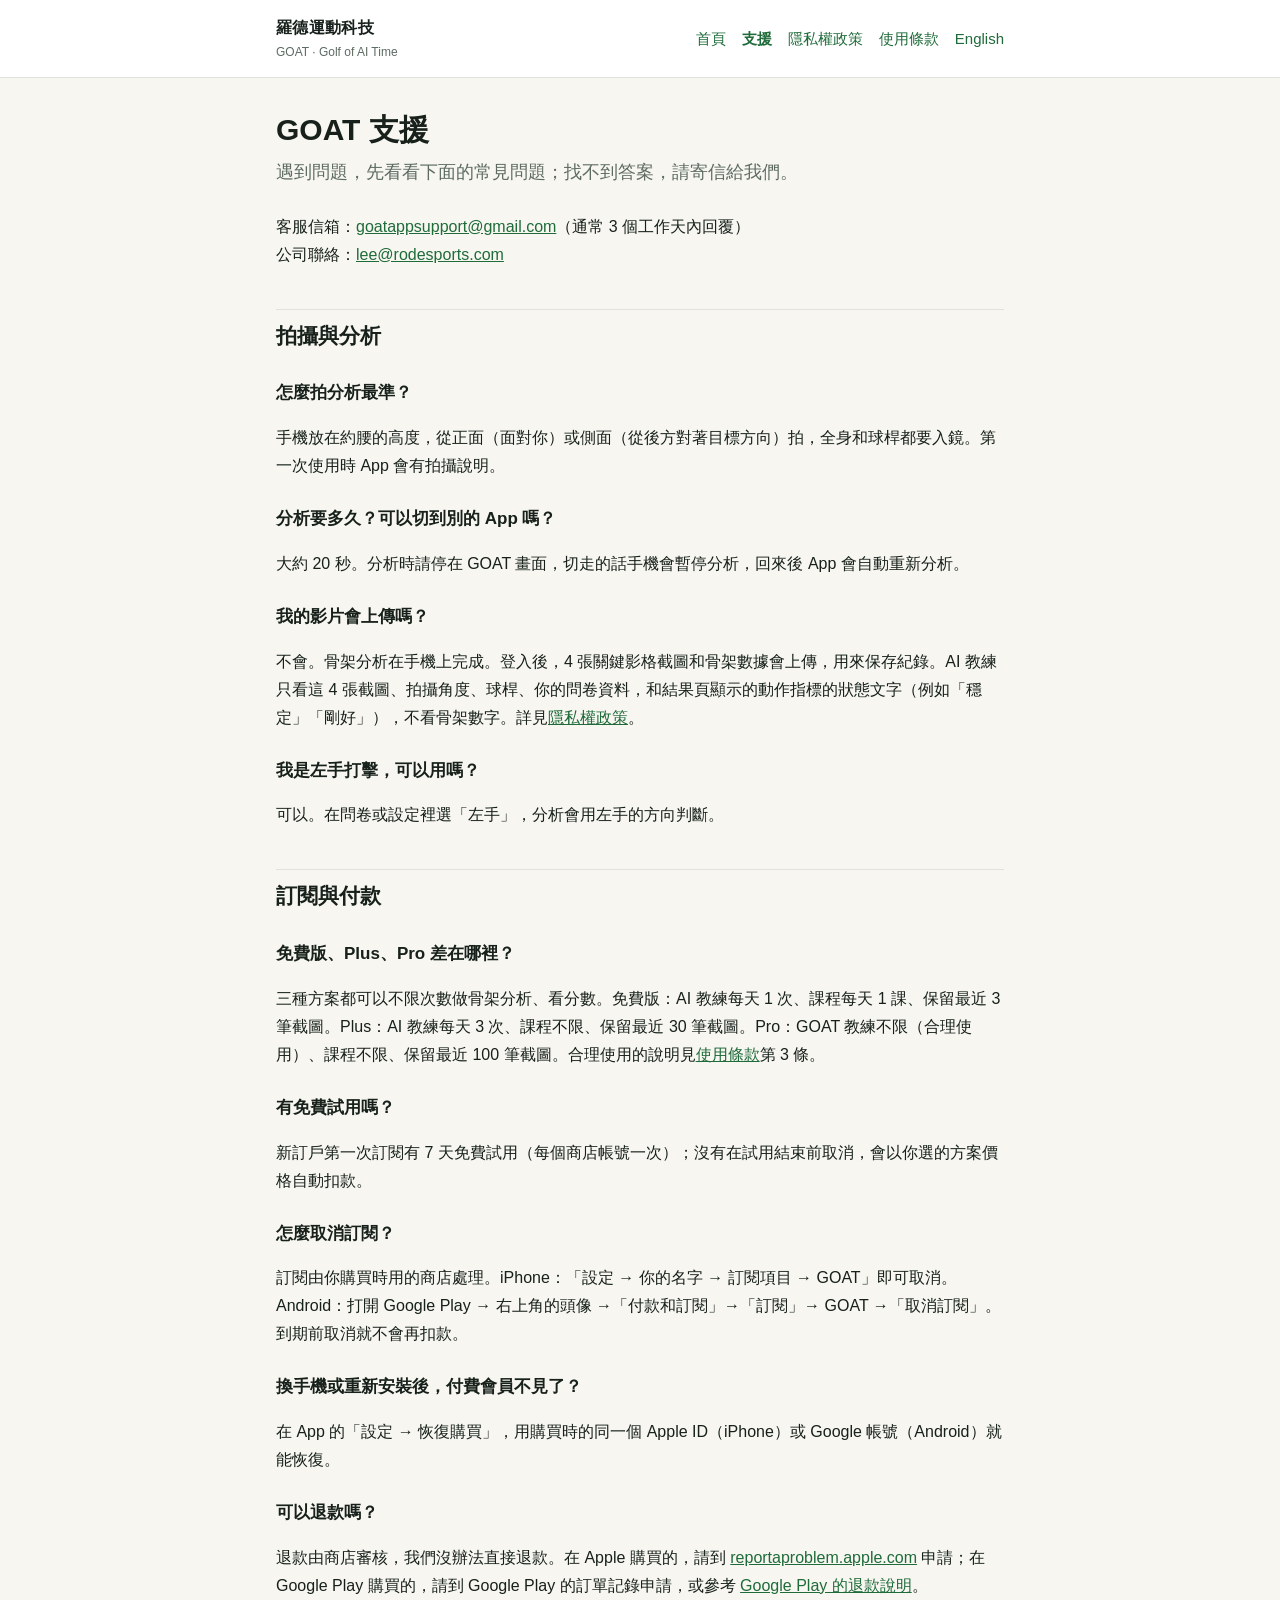
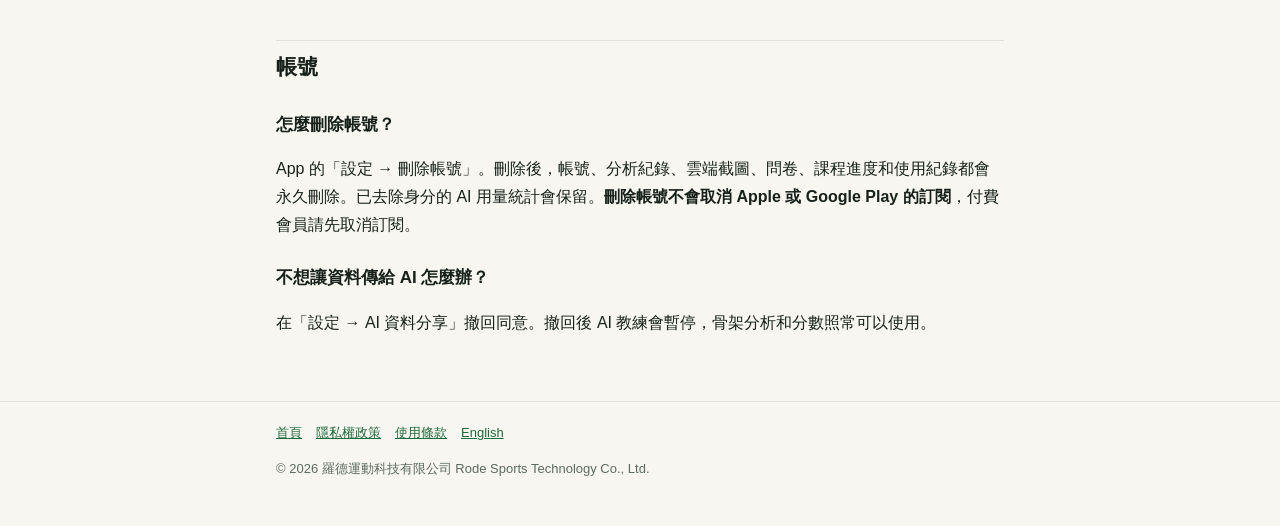
<file: support.html>
<!doctype html>
<html lang="zh-Hant-TW">
<head>
<meta charset="utf-8">
<meta name="viewport" content="width=device-width, initial-scale=1">
<title>支援｜GOAT</title>
<link rel="canonical" href="https://www.rodesports.com/support.html">
<link rel="alternate" hreflang="zh-Hant" href="https://www.rodesports.com/support.html">
<link rel="alternate" hreflang="en" href="https://www.rodesports.com/en/support.html">
<link rel="alternate" hreflang="x-default" href="https://www.rodesports.com/support.html">
<link rel="stylesheet" href="style.css">
</head>
<body>
<header class="top"><div class="wrap">
  <a class="brand" href="index.html">羅德運動科技<small>GOAT · Golf of AI Time</small></a>
  <nav><a href="index.html">首頁</a><a href="support.html" aria-current="page">支援</a><a href="privacy.html">隱私權政策</a><a href="terms.html">使用條款</a><a href="en/support.html" lang="en">English</a></nav>
</div></header>

<main><div class="wrap">
  <h1>GOAT 支援</h1>
  <p class="lead">遇到問題，先看看下面的常見問題；找不到答案，請寄信給我們。</p>
  <p>客服信箱：<a href="mailto:goatappsupport@gmail.com">goatappsupport@gmail.com</a>（通常 3 個工作天內回覆）<br>
  公司聯絡：<a href="mailto:lee@rodesports.com">lee@rodesports.com</a></p>

  <h2>拍攝與分析</h2>
  <h3>怎麼拍分析最準？</h3>
  <p>手機放在約腰的高度，從正面（面對你）或側面（從後方對著目標方向）拍，全身和球桿都要入鏡。第一次使用時 App 會有拍攝說明。</p>
  <h3>分析要多久？可以切到別的 App 嗎？</h3>
  <p>大約 20 秒。分析時請停在 GOAT 畫面，切走的話手機會暫停分析，回來後 App 會自動重新分析。</p>
  <h3>我的影片會上傳嗎？</h3>
  <p>不會。骨架分析在手機上完成。登入後，4 張關鍵影格截圖和骨架數據會上傳，用來保存紀錄。AI 教練只看這 4 張截圖、拍攝角度、球桿、你的問卷資料，和結果頁顯示的動作指標的狀態文字（例如「穩定」「剛好」），不看骨架數字。詳見<a href="privacy.html">隱私權政策</a>。</p>
  <h3>我是左手打擊，可以用嗎？</h3>
  <p>可以。在問卷或設定裡選「左手」，分析會用左手的方向判斷。</p>

  <h2>訂閱與付款</h2>
  <h3>免費版、Plus、Pro 差在哪裡？</h3>
  <p>三種方案都可以不限次數做骨架分析、看分數。免費版：AI 教練每天 1 次、課程每天 1 課、保留最近 3 筆截圖。Plus：AI 教練每天 3 次、課程不限、保留最近 30 筆截圖。Pro：GOAT 教練不限（合理使用）、課程不限、保留最近 100 筆截圖。合理使用的說明見<a href="terms.html">使用條款</a>第 3 條。</p>
  <h3>有免費試用嗎？</h3>
  <p>新訂戶第一次訂閱有 7 天免費試用（每個商店帳號一次）；沒有在試用結束前取消，會以你選的方案價格自動扣款。</p>
  <h3>怎麼取消訂閱？</h3>
  <p>訂閱由你購買時用的商店處理。iPhone：「設定 → 你的名字 → 訂閱項目 → GOAT」即可取消。Android：打開 Google Play → 右上角的頭像 →「付款和訂閱」→「訂閱」→ GOAT →「取消訂閱」。到期前取消就不會再扣款。</p>
  <h3>換手機或重新安裝後，付費會員不見了？</h3>
  <p>在 App 的「設定 → 恢復購買」，用購買時的同一個 Apple ID（iPhone）或 Google 帳號（Android）就能恢復。</p>
  <h3>可以退款嗎？</h3>
  <p>退款由商店審核，我們沒辦法直接退款。在 Apple 購買的，請到 <a href="https://reportaproblem.apple.com">reportaproblem.apple.com</a> 申請；在 Google Play 購買的，請到 Google Play 的訂單記錄申請，或參考 <a href="https://support.google.com/googleplay/answer/2479637">Google Play 的退款說明</a>。</p>

  <h2>帳號</h2>
  <h3>怎麼刪除帳號？</h3>
  <p>App 的「設定 → 刪除帳號」。刪除後，帳號、分析紀錄、雲端截圖、問卷、課程進度和使用紀錄都會永久刪除。已去除身分的 AI 用量統計會保留。<strong>刪除帳號不會取消 Apple 或 Google Play 的訂閱</strong>，付費會員請先取消訂閱。</p>
  <h3>不想讓資料傳給 AI 怎麼辦？</h3>
  <p>在「設定 → AI 資料分享」撤回同意。撤回後 AI 教練會暫停，骨架分析和分數照常可以使用。</p>
</div></main>

<footer><div class="wrap">
  <a href="index.html">首頁</a><a href="privacy.html">隱私權政策</a><a href="terms.html">使用條款</a><a href="en/support.html" lang="en">English</a>
  <p>© 2026 羅德運動科技有限公司 Rode Sports Technology Co., Ltd.</p>
</div></footer>
</body>
</html>
</file>
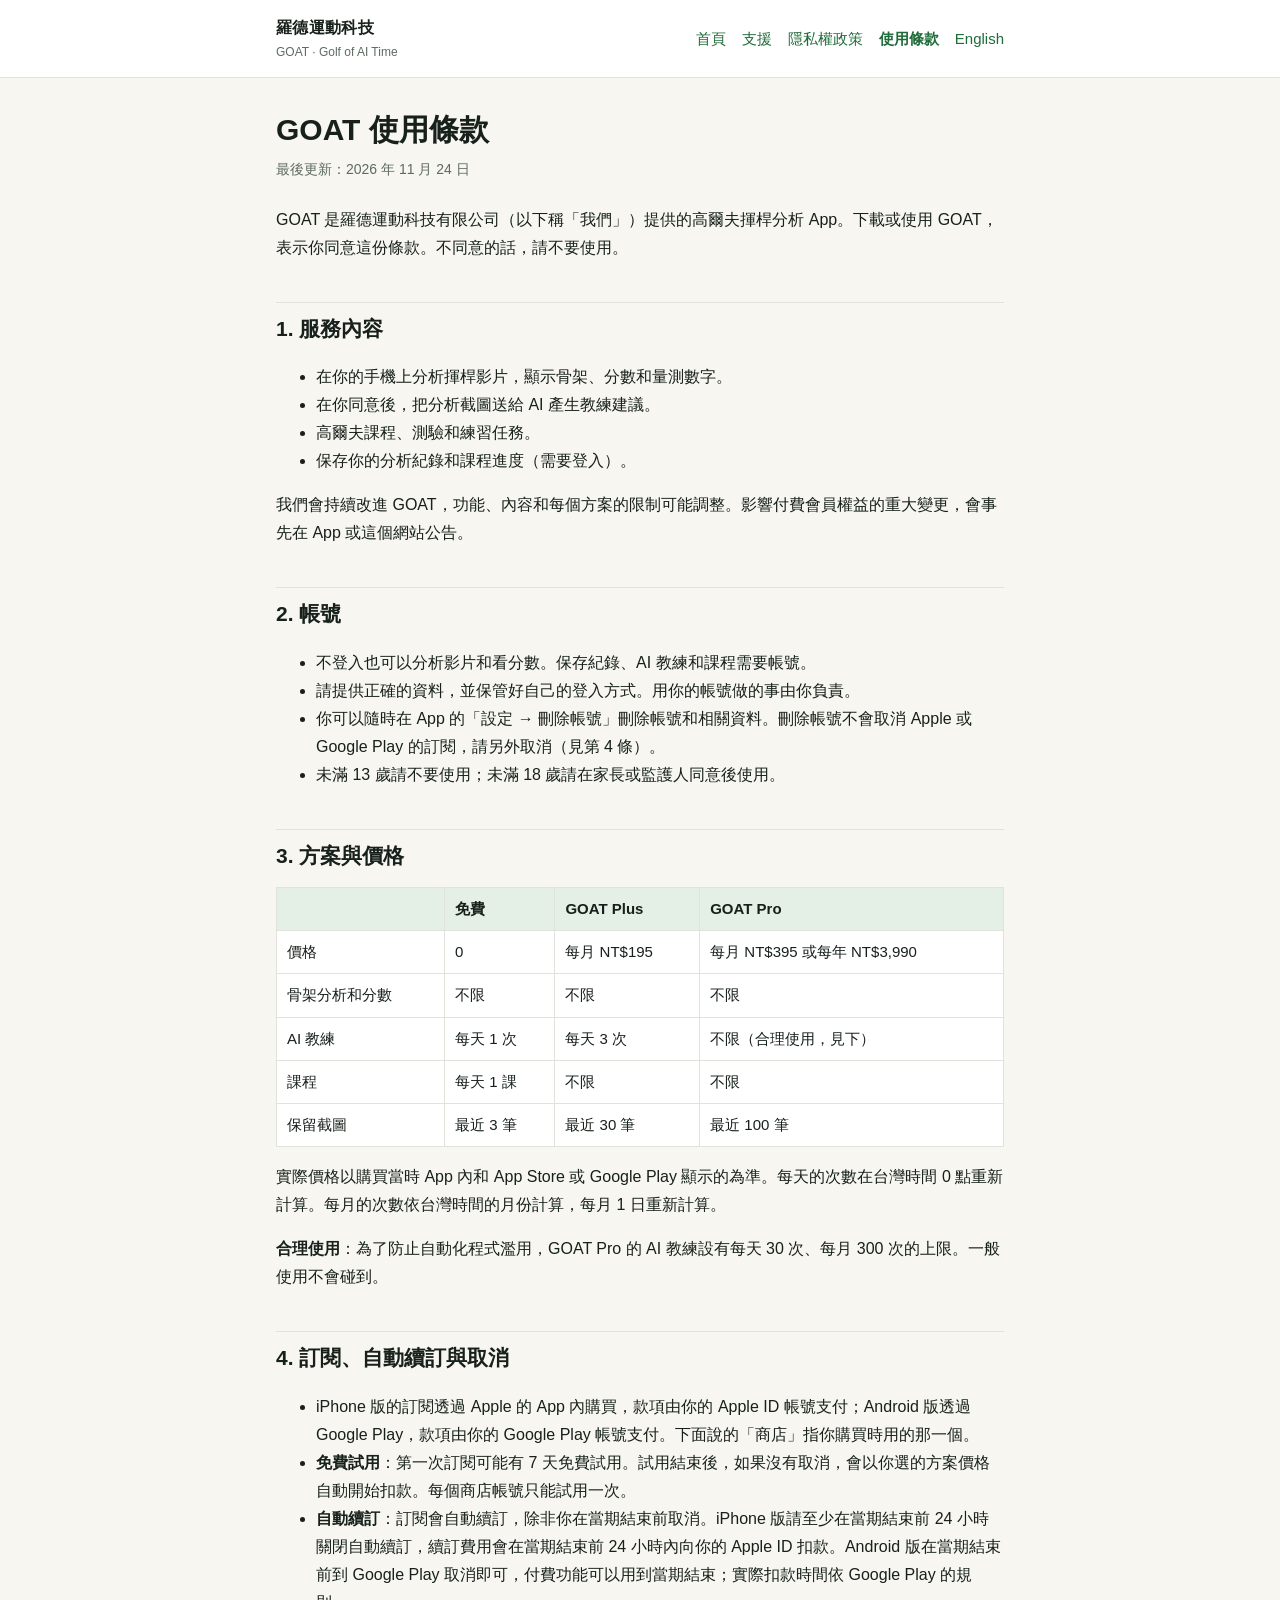
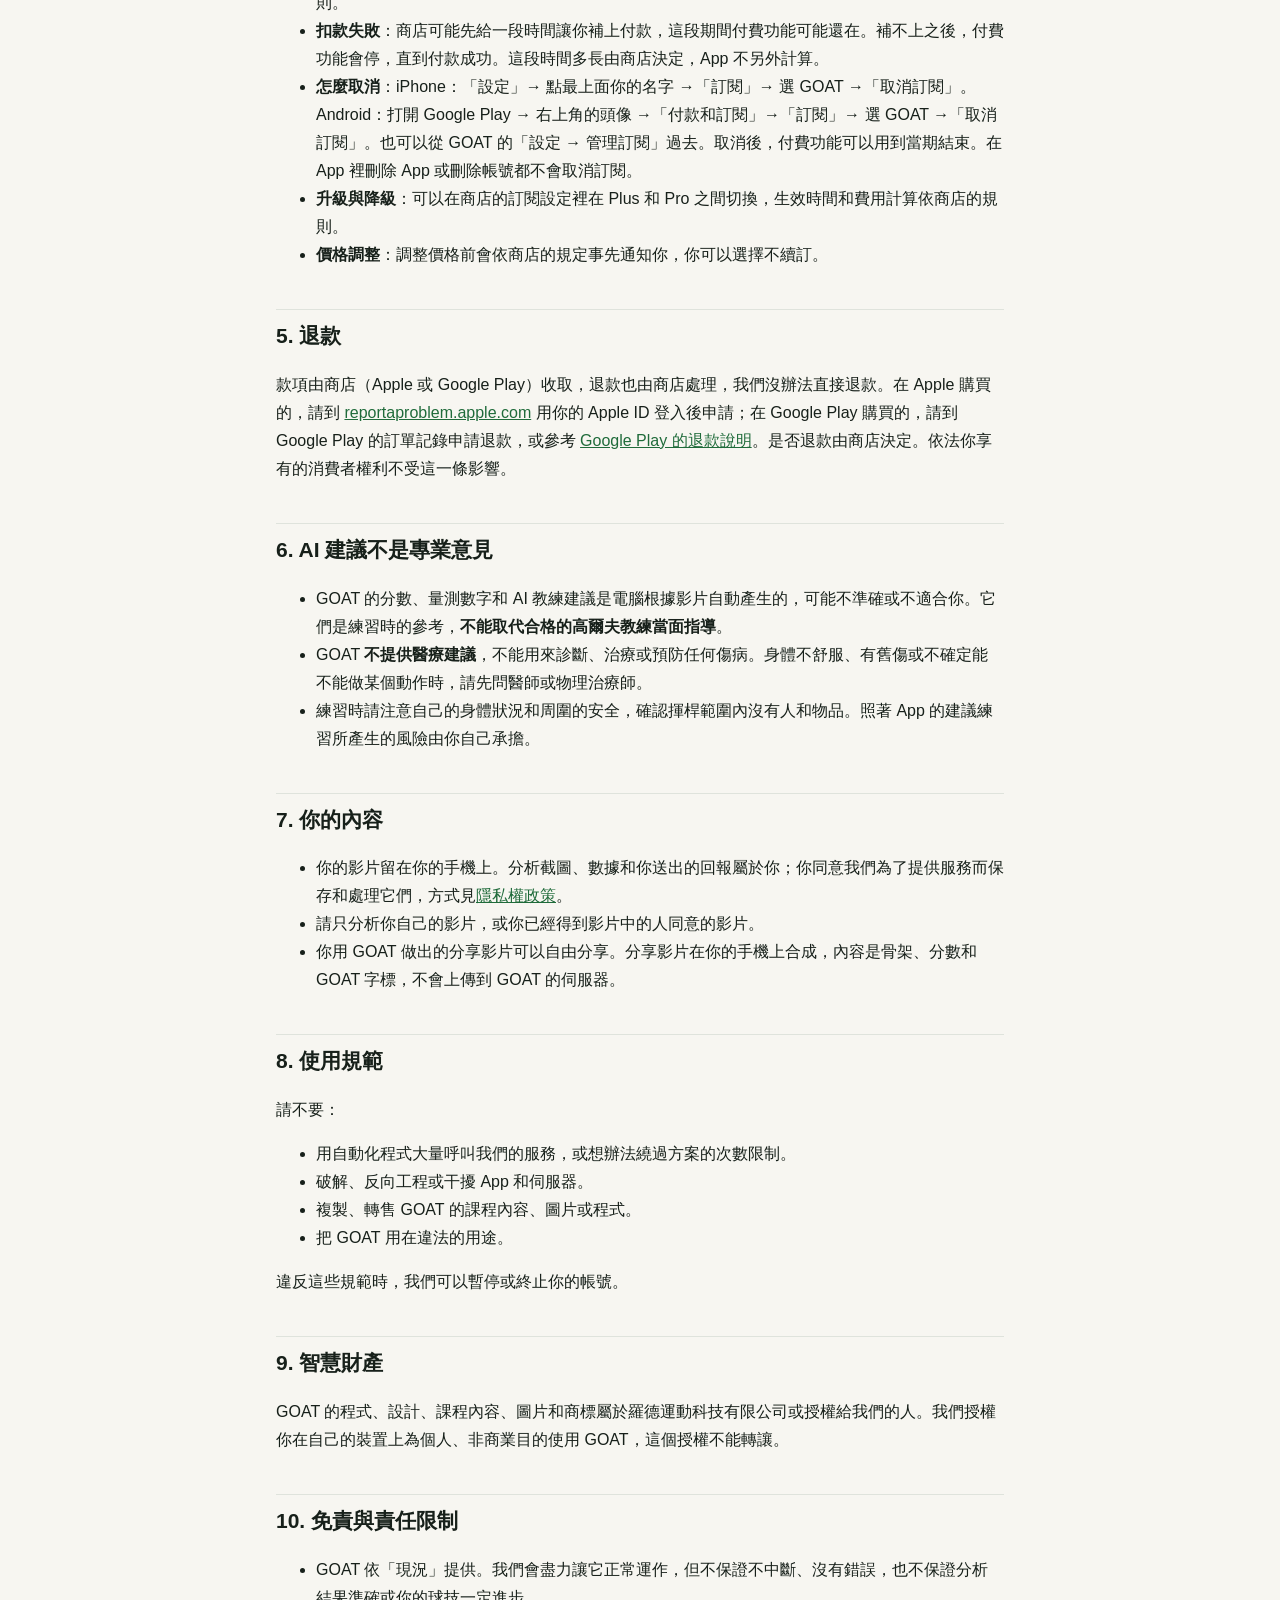
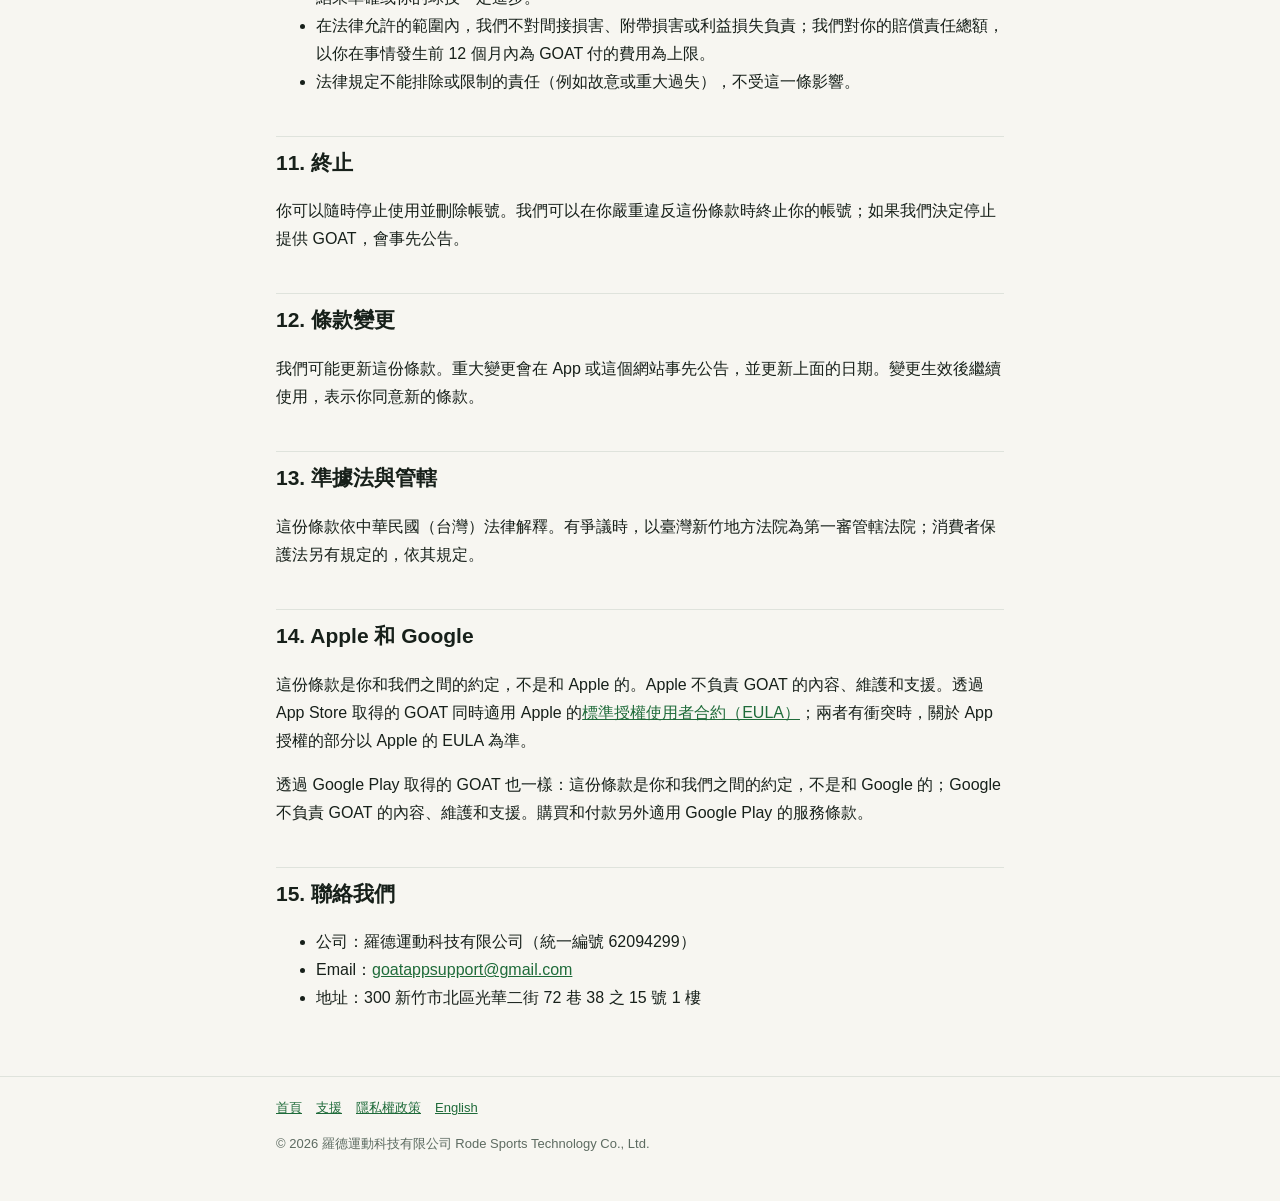
<file: terms.html>
<!doctype html>
<html lang="zh-Hant-TW">
<head>
<meta charset="utf-8">
<meta name="viewport" content="width=device-width, initial-scale=1">
<title>使用條款｜GOAT</title>
<link rel="canonical" href="https://www.rodesports.com/terms.html">
<link rel="alternate" hreflang="zh-Hant" href="https://www.rodesports.com/terms.html">
<link rel="alternate" hreflang="en" href="https://www.rodesports.com/en/terms.html">
<link rel="alternate" hreflang="x-default" href="https://www.rodesports.com/terms.html">
<link rel="stylesheet" href="style.css">
</head>
<body>
<header class="top"><div class="wrap">
  <a class="brand" href="index.html">羅德運動科技<small>GOAT · Golf of AI Time</small></a>
  <nav><a href="index.html">首頁</a><a href="support.html">支援</a><a href="privacy.html">隱私權政策</a><a href="terms.html" aria-current="page">使用條款</a><a href="en/terms.html" lang="en">English</a></nav>
</div></header>

<main><div class="wrap">
  <h1>GOAT 使用條款</h1>
  <p class="meta">最後更新：2026 年 11 月 24 日</p>
  <p>GOAT 是羅德運動科技有限公司（以下稱「我們」）提供的高爾夫揮桿分析 App。下載或使用 GOAT，表示你同意這份條款。不同意的話，請不要使用。</p>

  <h2>1. 服務內容</h2>
  <ul>
    <li>在你的手機上分析揮桿影片，顯示骨架、分數和量測數字。</li>
    <li>在你同意後，把分析截圖送給 AI 產生教練建議。</li>
    <li>高爾夫課程、測驗和練習任務。</li>
    <li>保存你的分析紀錄和課程進度（需要登入）。</li>
  </ul>
  <p>我們會持續改進 GOAT，功能、內容和每個方案的限制可能調整。影響付費會員權益的重大變更，會事先在 App 或這個網站公告。</p>

  <h2>2. 帳號</h2>
  <ul>
    <li>不登入也可以分析影片和看分數。保存紀錄、AI 教練和課程需要帳號。</li>
    <li>請提供正確的資料，並保管好自己的登入方式。用你的帳號做的事由你負責。</li>
    <li>你可以隨時在 App 的「設定 → 刪除帳號」刪除帳號和相關資料。刪除帳號不會取消 Apple 或 Google Play 的訂閱，請另外取消（見第 4 條）。</li>
    <li>未滿 13 歲請不要使用；未滿 18 歲請在家長或監護人同意後使用。</li>
  </ul>

  <h2>3. 方案與價格</h2>
  <div class="table-scroll"><table>
    <tr><th></th><th>免費</th><th>GOAT Plus</th><th>GOAT Pro</th></tr>
    <tr><td>價格</td><td>0</td><td>每月 NT$195</td><td>每月 NT$395 或每年 NT$3,990</td></tr>
    <tr><td>骨架分析和分數</td><td>不限</td><td>不限</td><td>不限</td></tr>
    <tr><td>AI 教練</td><td>每天 1 次</td><td>每天 3 次</td><td>不限（合理使用，見下）</td></tr>
    <tr><td>課程</td><td>每天 1 課</td><td>不限</td><td>不限</td></tr>
    <tr><td>保留截圖</td><td>最近 3 筆</td><td>最近 30 筆</td><td>最近 100 筆</td></tr>
  </table></div>
  <p>實際價格以購買當時 App 內和 App Store 或 Google Play 顯示的為準。每天的次數在台灣時間 0 點重新計算。每月的次數依台灣時間的月份計算，每月 1 日重新計算。</p>
  <p><strong>合理使用</strong>：為了防止自動化程式濫用，GOAT Pro 的 AI 教練設有每天 30 次、每月 300 次的上限。一般使用不會碰到。</p>

  <h2>4. 訂閱、自動續訂與取消</h2>
  <ul>
    <li>iPhone 版的訂閱透過 Apple 的 App 內購買，款項由你的 Apple ID 帳號支付；Android 版透過 Google Play，款項由你的 Google Play 帳號支付。下面說的「商店」指你購買時用的那一個。</li>
    <li><strong>免費試用</strong>：第一次訂閱可能有 7 天免費試用。試用結束後，如果沒有取消，會以你選的方案價格自動開始扣款。每個商店帳號只能試用一次。</li>
    <li><strong>自動續訂</strong>：訂閱會自動續訂，除非你在當期結束前取消。iPhone 版請至少在當期結束前 24 小時關閉自動續訂，續訂費用會在當期結束前 24 小時內向你的 Apple ID 扣款。Android 版在當期結束前到 Google Play 取消即可，付費功能可以用到當期結束；實際扣款時間依 Google Play 的規則。</li>
    <li><strong>扣款失敗</strong>：商店可能先給一段時間讓你補上付款，這段期間付費功能可能還在。補不上之後，付費功能會停，直到付款成功。這段時間多長由商店決定，App 不另外計算。</li>
    <li><strong>怎麼取消</strong>：iPhone：「設定」→ 點最上面你的名字 →「訂閱」→ 選 GOAT →「取消訂閱」。Android：打開 Google Play → 右上角的頭像 →「付款和訂閱」→「訂閱」→ 選 GOAT →「取消訂閱」。也可以從 GOAT 的「設定 → 管理訂閱」過去。取消後，付費功能可以用到當期結束。在 App 裡刪除 App 或刪除帳號都不會取消訂閱。</li>
    <li><strong>升級與降級</strong>：可以在商店的訂閱設定裡在 Plus 和 Pro 之間切換，生效時間和費用計算依商店的規則。</li>
    <li><strong>價格調整</strong>：調整價格前會依商店的規定事先通知你，你可以選擇不續訂。</li>
  </ul>

  <h2>5. 退款</h2>
  <p>款項由商店（Apple 或 Google Play）收取，退款也由商店處理，我們沒辦法直接退款。在 Apple 購買的，請到 <a href="https://reportaproblem.apple.com">reportaproblem.apple.com</a> 用你的 Apple ID 登入後申請；在 Google Play 購買的，請到 Google Play 的訂單記錄申請退款，或參考 <a href="https://support.google.com/googleplay/answer/2479637">Google Play 的退款說明</a>。是否退款由商店決定。依法你享有的消費者權利不受這一條影響。</p>

  <h2>6. AI 建議不是專業意見</h2>
  <ul>
    <li>GOAT 的分數、量測數字和 AI 教練建議是電腦根據影片自動產生的，可能不準確或不適合你。它們是練習時的參考，<strong>不能取代合格的高爾夫教練當面指導</strong>。</li>
    <li>GOAT <strong>不提供醫療建議</strong>，不能用來診斷、治療或預防任何傷病。身體不舒服、有舊傷或不確定能不能做某個動作時，請先問醫師或物理治療師。</li>
    <li>練習時請注意自己的身體狀況和周圍的安全，確認揮桿範圍內沒有人和物品。照著 App 的建議練習所產生的風險由你自己承擔。</li>
  </ul>

  <h2>7. 你的內容</h2>
  <ul>
    <li>你的影片留在你的手機上。分析截圖、數據和你送出的回報屬於你；你同意我們為了提供服務而保存和處理它們，方式見<a href="privacy.html">隱私權政策</a>。</li>
    <li>請只分析你自己的影片，或你已經得到影片中的人同意的影片。</li>
    <li>你用 GOAT 做出的分享影片可以自由分享。分享影片在你的手機上合成，內容是骨架、分數和 GOAT 字標，不會上傳到 GOAT 的伺服器。</li>
  </ul>

  <h2>8. 使用規範</h2>
  <p>請不要：</p>
  <ul>
    <li>用自動化程式大量呼叫我們的服務，或想辦法繞過方案的次數限制。</li>
    <li>破解、反向工程或干擾 App 和伺服器。</li>
    <li>複製、轉售 GOAT 的課程內容、圖片或程式。</li>
    <li>把 GOAT 用在違法的用途。</li>
  </ul>
  <p>違反這些規範時，我們可以暫停或終止你的帳號。</p>

  <h2>9. 智慧財產</h2>
  <p>GOAT 的程式、設計、課程內容、圖片和商標屬於羅德運動科技有限公司或授權給我們的人。我們授權你在自己的裝置上為個人、非商業目的使用 GOAT，這個授權不能轉讓。</p>

  <h2>10. 免責與責任限制</h2>
  <ul>
    <li>GOAT 依「現況」提供。我們會盡力讓它正常運作，但不保證不中斷、沒有錯誤，也不保證分析結果準確或你的球技一定進步。</li>
    <li>在法律允許的範圍內，我們不對間接損害、附帶損害或利益損失負責；我們對你的賠償責任總額，以你在事情發生前 12 個月內為 GOAT 付的費用為上限。</li>
    <li>法律規定不能排除或限制的責任（例如故意或重大過失），不受這一條影響。</li>
  </ul>

  <h2>11. 終止</h2>
  <p>你可以隨時停止使用並刪除帳號。我們可以在你嚴重違反這份條款時終止你的帳號；如果我們決定停止提供 GOAT，會事先公告。</p>

  <h2>12. 條款變更</h2>
  <p>我們可能更新這份條款。重大變更會在 App 或這個網站事先公告，並更新上面的日期。變更生效後繼續使用，表示你同意新的條款。</p>

  <h2>13. 準據法與管轄</h2>
  <p>這份條款依中華民國（台灣）法律解釋。有爭議時，以臺灣新竹地方法院為第一審管轄法院；消費者保護法另有規定的，依其規定。</p>

  <h2>14. Apple 和 Google</h2>
  <p>這份條款是你和我們之間的約定，不是和 Apple 的。Apple 不負責 GOAT 的內容、維護和支援。透過 App Store 取得的 GOAT 同時適用 Apple 的<a href="https://www.apple.com/legal/internet-services/itunes/dev/stdeula/">標準授權使用者合約（EULA）</a>；兩者有衝突時，關於 App 授權的部分以 Apple 的 EULA 為準。</p>
  <p>透過 Google Play 取得的 GOAT 也一樣：這份條款是你和我們之間的約定，不是和 Google 的；Google 不負責 GOAT 的內容、維護和支援。購買和付款另外適用 Google Play 的服務條款。</p>

  <h2>15. 聯絡我們</h2>
  <ul>
    <li>公司：羅德運動科技有限公司（統一編號 62094299）</li>
    <li>Email：<a href="mailto:goatappsupport@gmail.com">goatappsupport@gmail.com</a></li>
    <li>地址：300 新竹市北區光華二街 72 巷 38 之 15 號 1 樓</li>
  </ul>
</div></main>

<footer><div class="wrap">
  <a href="index.html">首頁</a><a href="support.html">支援</a><a href="privacy.html">隱私權政策</a><a href="en/terms.html" lang="en">English</a>
  <p>© 2026 羅德運動科技有限公司 Rode Sports Technology Co., Ltd.</p>
</div></footer>
</body>
</html>
</file>
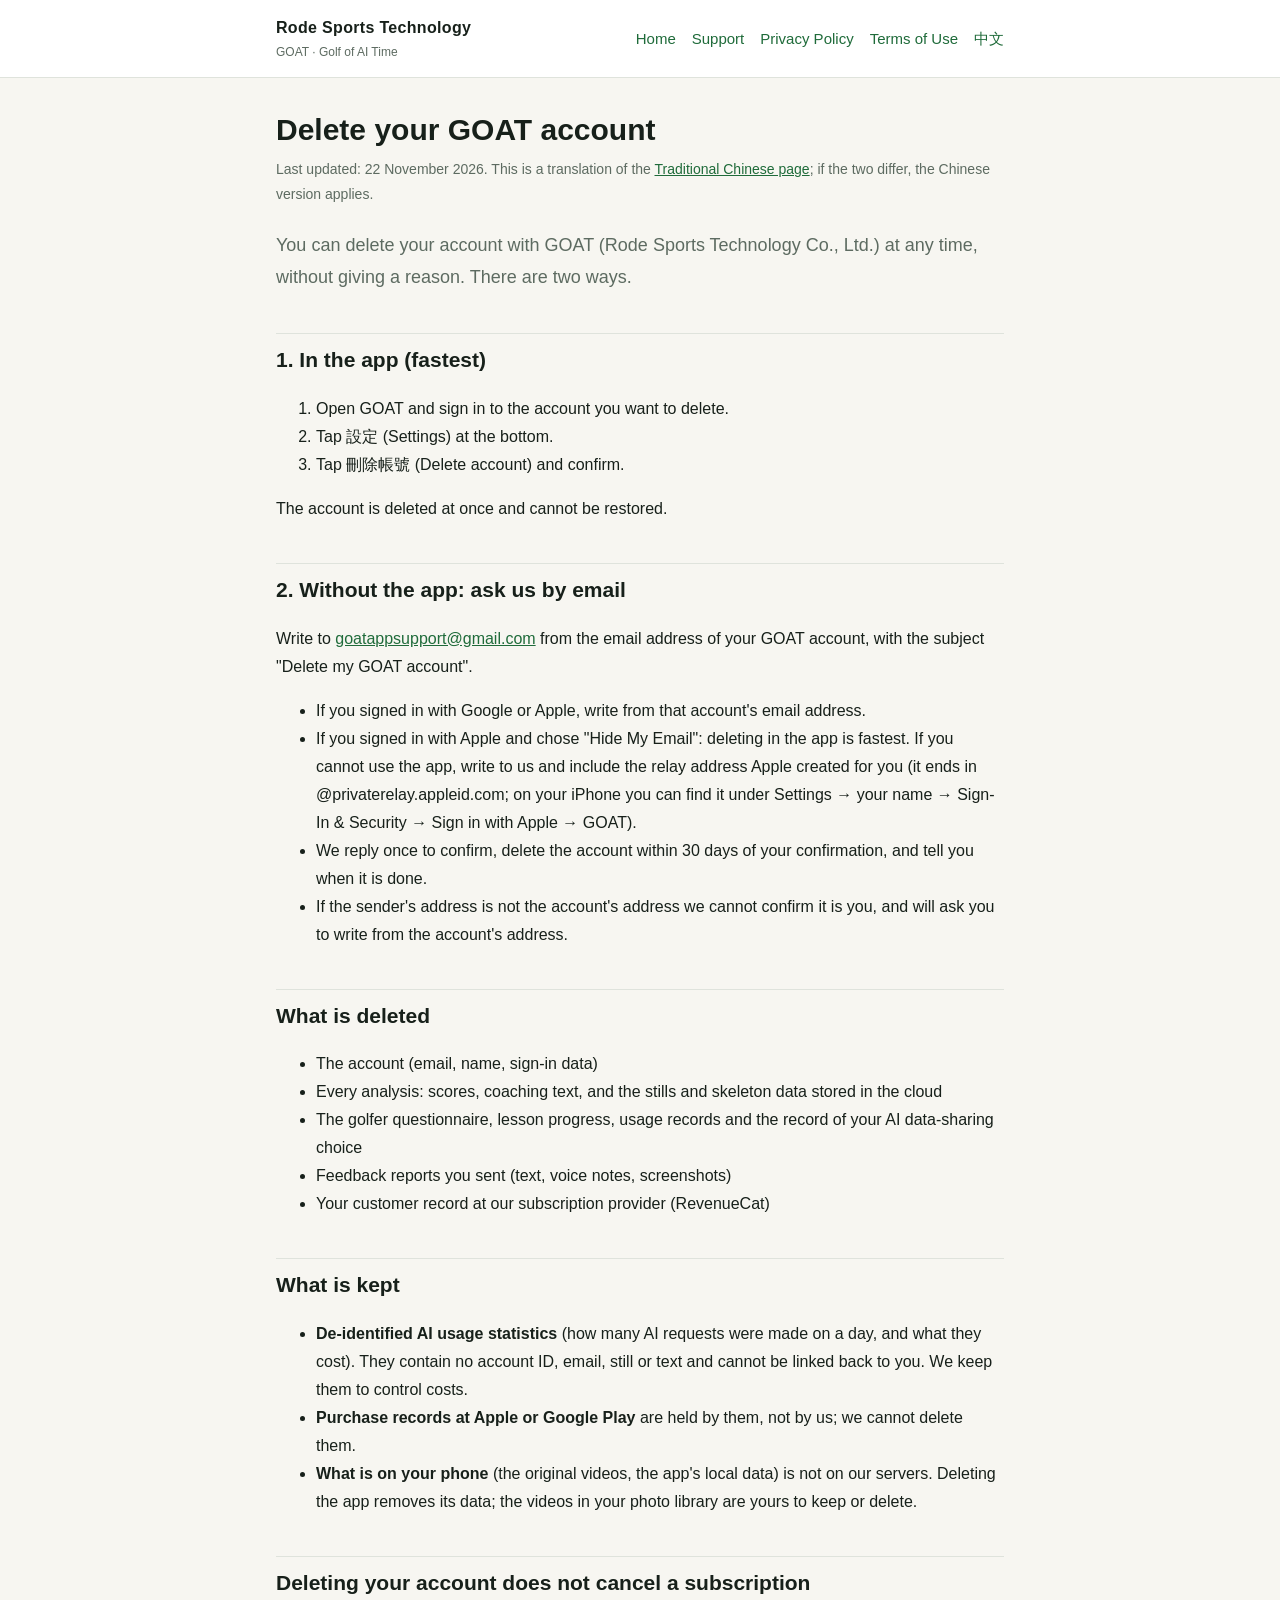
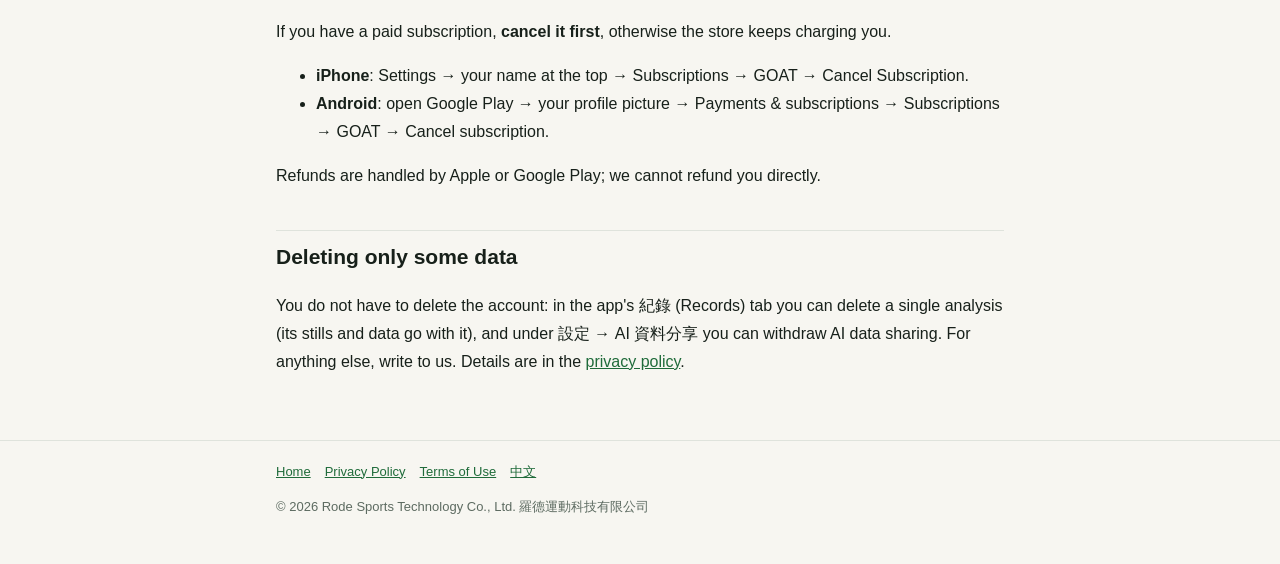
<file: en/delete-account.html>
<!doctype html>
<html lang="en">
<head>
<meta charset="utf-8">
<meta name="viewport" content="width=device-width, initial-scale=1">
<title>Delete your account | GOAT</title>
<meta name="description" content="Help and contact details for GOAT, the AI golf swing coach app by Rode Sports Technology Co., Ltd.">
<link rel="canonical" href="https://www.rodesports.com/en/delete-account.html">
<link rel="alternate" hreflang="zh-Hant" href="https://www.rodesports.com/delete-account.html">
<link rel="alternate" hreflang="en" href="https://www.rodesports.com/en/delete-account.html">
<link rel="alternate" hreflang="x-default" href="https://www.rodesports.com/delete-account.html">
<link rel="stylesheet" href="../style.css">
</head>
<body>
<header class="top"><div class="wrap">
  <a class="brand" href="index.html">Rode Sports Technology<small>GOAT · Golf of AI Time</small></a>
  <nav><a href="index.html">Home</a><a href="support.html" >Support</a><a href="privacy.html">Privacy Policy</a><a href="terms.html">Terms of Use</a><a href="../delete-account.html" lang="zh-Hant-TW">中文</a></nav>
</div></header>

<main><div class="wrap">
  <h1>Delete your GOAT account</h1>
  <p class="meta">Last updated: 22 November 2026. This is a translation of the <a href="../delete-account.html">Traditional Chinese page</a>; if the two differ, the Chinese version applies.</p>
  <p class="lead">You can delete your account with GOAT (Rode Sports Technology Co., Ltd.) at any time, without giving a reason. There are two ways.</p>

  <h2>1. In the app (fastest)</h2>
  <ol>
    <li>Open GOAT and sign in to the account you want to delete.</li>
    <li>Tap 設定 (Settings) at the bottom.</li>
    <li>Tap 刪除帳號 (Delete account) and confirm.</li>
  </ol>
  <p>The account is deleted at once and cannot be restored.</p>

  <h2>2. Without the app: ask us by email</h2>
  <p>Write to <a href="mailto:goatappsupport@gmail.com?subject=Delete%20my%20GOAT%20account">goatappsupport@gmail.com</a> from the email address of your GOAT account, with the subject "Delete my GOAT account".</p>
  <ul>
    <li>If you signed in with Google or Apple, write from that account's email address.</li>
    <li>If you signed in with Apple and chose "Hide My Email": deleting in the app is fastest. If you cannot use the app, write to us and include the relay address Apple created for you (it ends in @privaterelay.appleid.com; on your iPhone you can find it under Settings → your name → Sign-In &amp; Security → Sign in with Apple → GOAT).</li>
    <li>We reply once to confirm, delete the account within 30 days of your confirmation, and tell you when it is done.</li>
    <li>If the sender's address is not the account's address we cannot confirm it is you, and will ask you to write from the account's address.</li>
  </ul>

  <h2>What is deleted</h2>
  <ul>
    <li>The account (email, name, sign-in data)</li>
    <li>Every analysis: scores, coaching text, and the stills and skeleton data stored in the cloud</li>
    <li>The golfer questionnaire, lesson progress, usage records and the record of your AI data-sharing choice</li>
    <li>Feedback reports you sent (text, voice notes, screenshots)</li>
    <li>Your customer record at our subscription provider (RevenueCat)</li>
  </ul>

  <h2>What is kept</h2>
  <ul>
    <li><strong>De-identified AI usage statistics</strong> (how many AI requests were made on a day, and what they cost). They contain no account ID, email, still or text and cannot be linked back to you. We keep them to control costs.</li>
    <li><strong>Purchase records at Apple or Google Play</strong> are held by them, not by us; we cannot delete them.</li>
    <li><strong>What is on your phone</strong> (the original videos, the app's local data) is not on our servers. Deleting the app removes its data; the videos in your photo library are yours to keep or delete.</li>
  </ul>

  <h2>Deleting your account does not cancel a subscription</h2>
  <p>If you have a paid subscription, <strong>cancel it first</strong>, otherwise the store keeps charging you.</p>
  <ul>
    <li><strong>iPhone</strong>: Settings → your name at the top → Subscriptions → GOAT → Cancel Subscription.</li>
    <li><strong>Android</strong>: open Google Play → your profile picture → Payments &amp; subscriptions → Subscriptions → GOAT → Cancel subscription.</li>
  </ul>
  <p>Refunds are handled by Apple or Google Play; we cannot refund you directly.</p>

  <h2>Deleting only some data</h2>
  <p>You do not have to delete the account: in the app's 紀錄 (Records) tab you can delete a single analysis (its stills and data go with it), and under 設定 → AI 資料分享 you can withdraw AI data sharing. For anything else, write to us. Details are in the <a href="privacy.html">privacy policy</a>.</p>
</div></main>

<footer><div class="wrap">
  <a href="index.html">Home</a><a href="privacy.html">Privacy Policy</a><a href="terms.html">Terms of Use</a><a href="../delete-account.html" lang="zh-Hant-TW">中文</a>
  <p>© 2026 Rode Sports Technology Co., Ltd. 羅德運動科技有限公司</p>
</div></footer>
</body>
</html>
</file>
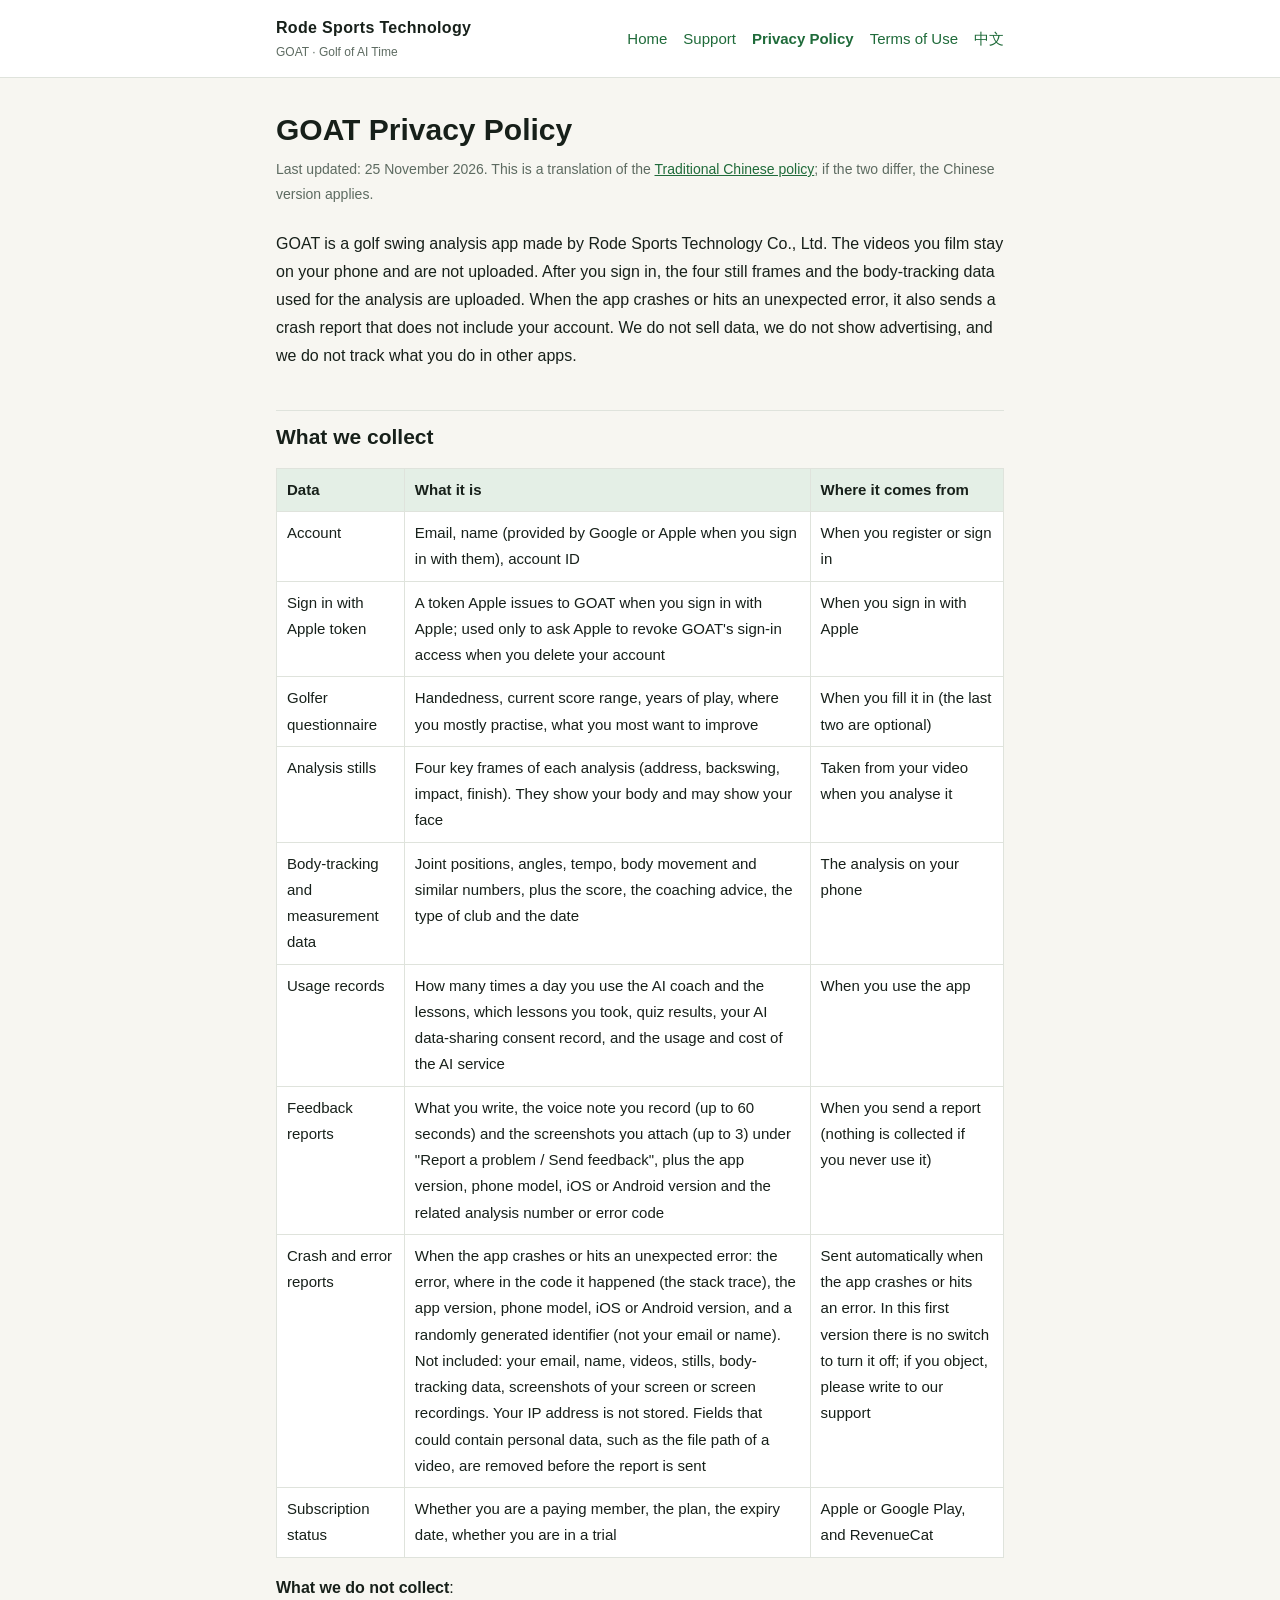
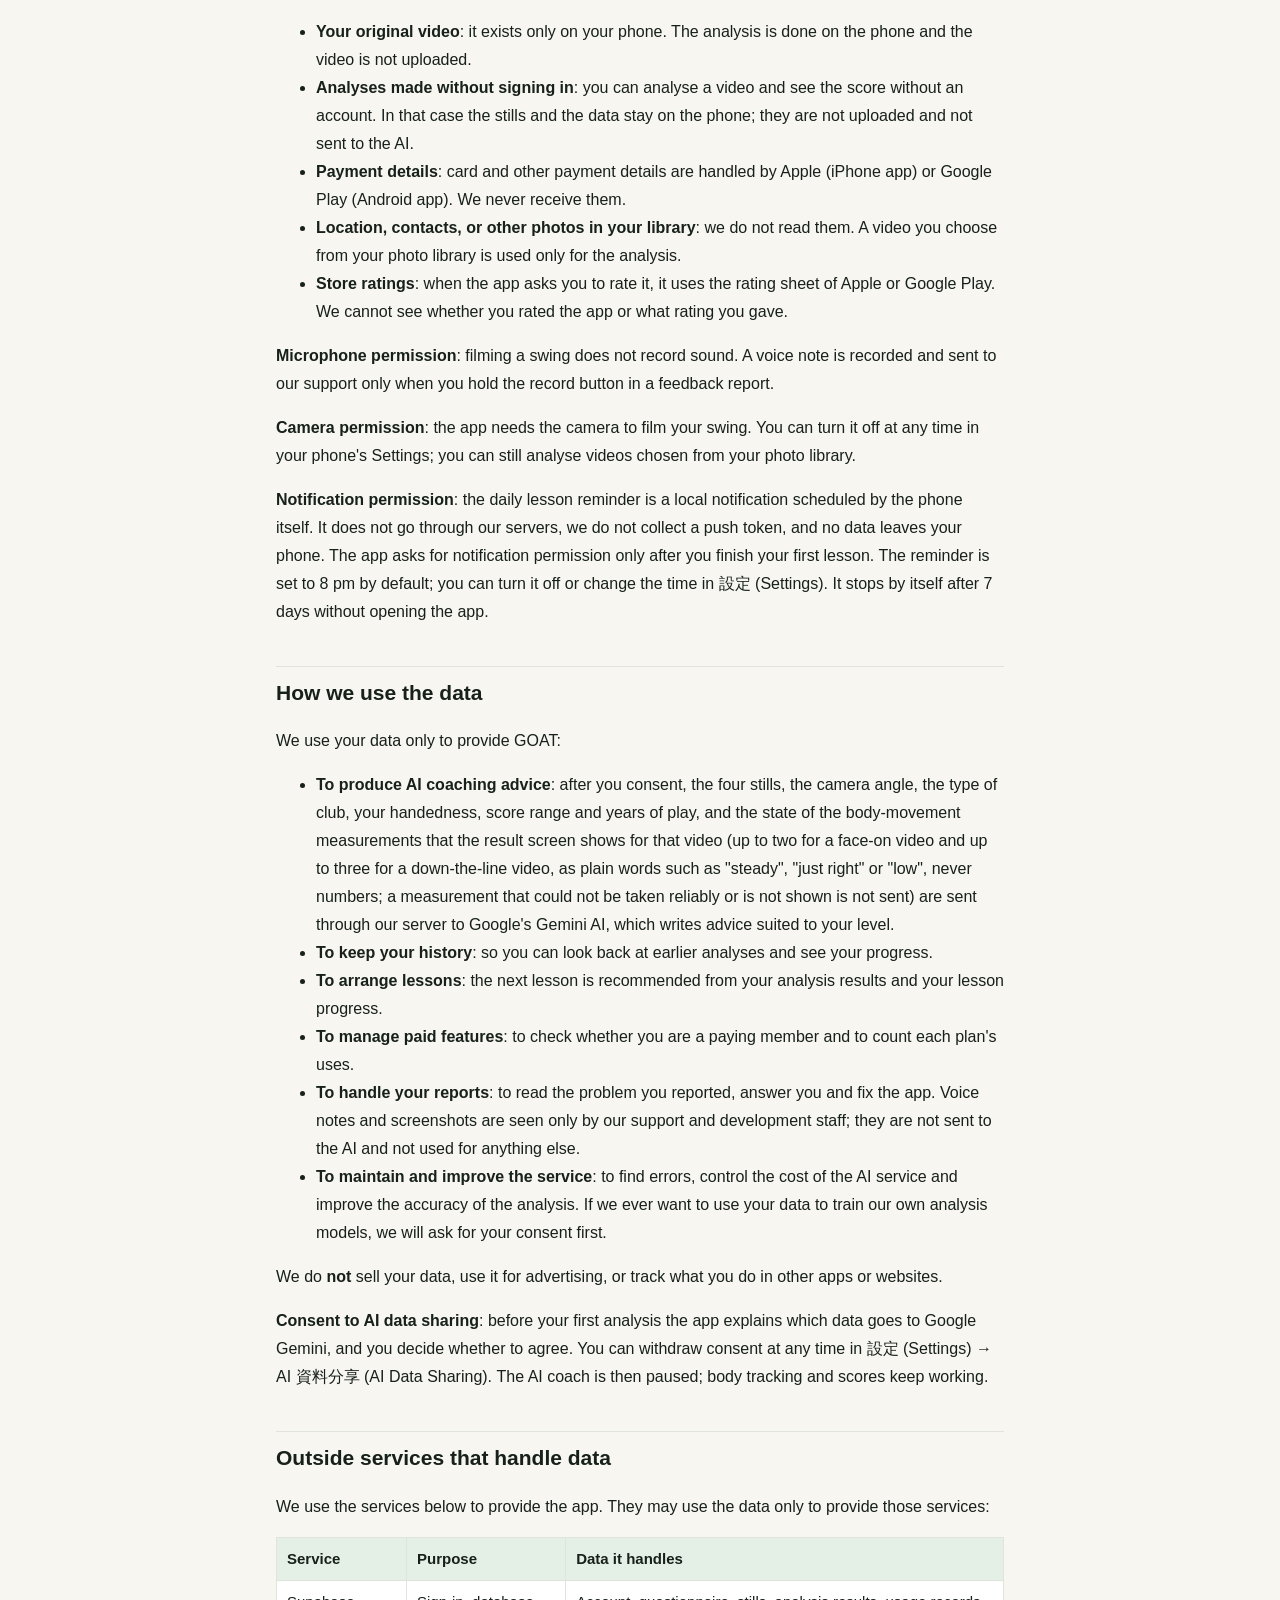
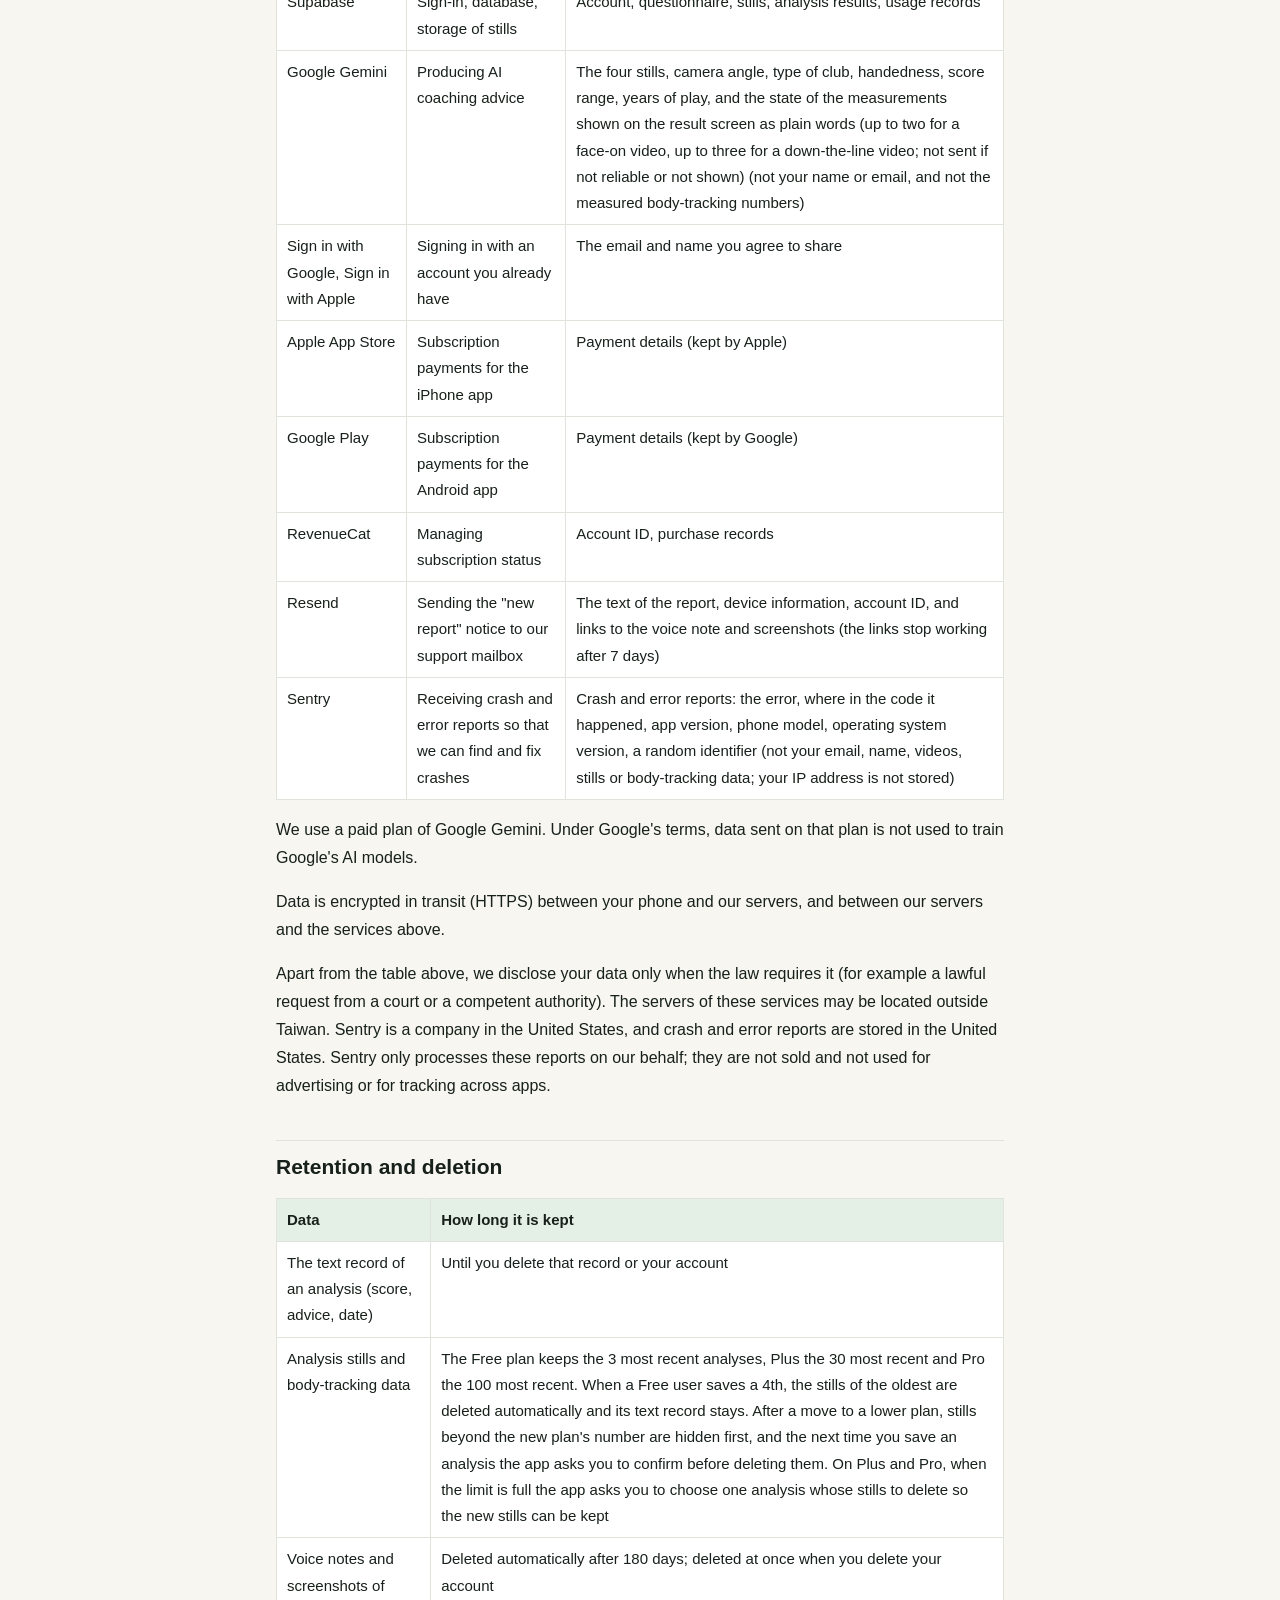
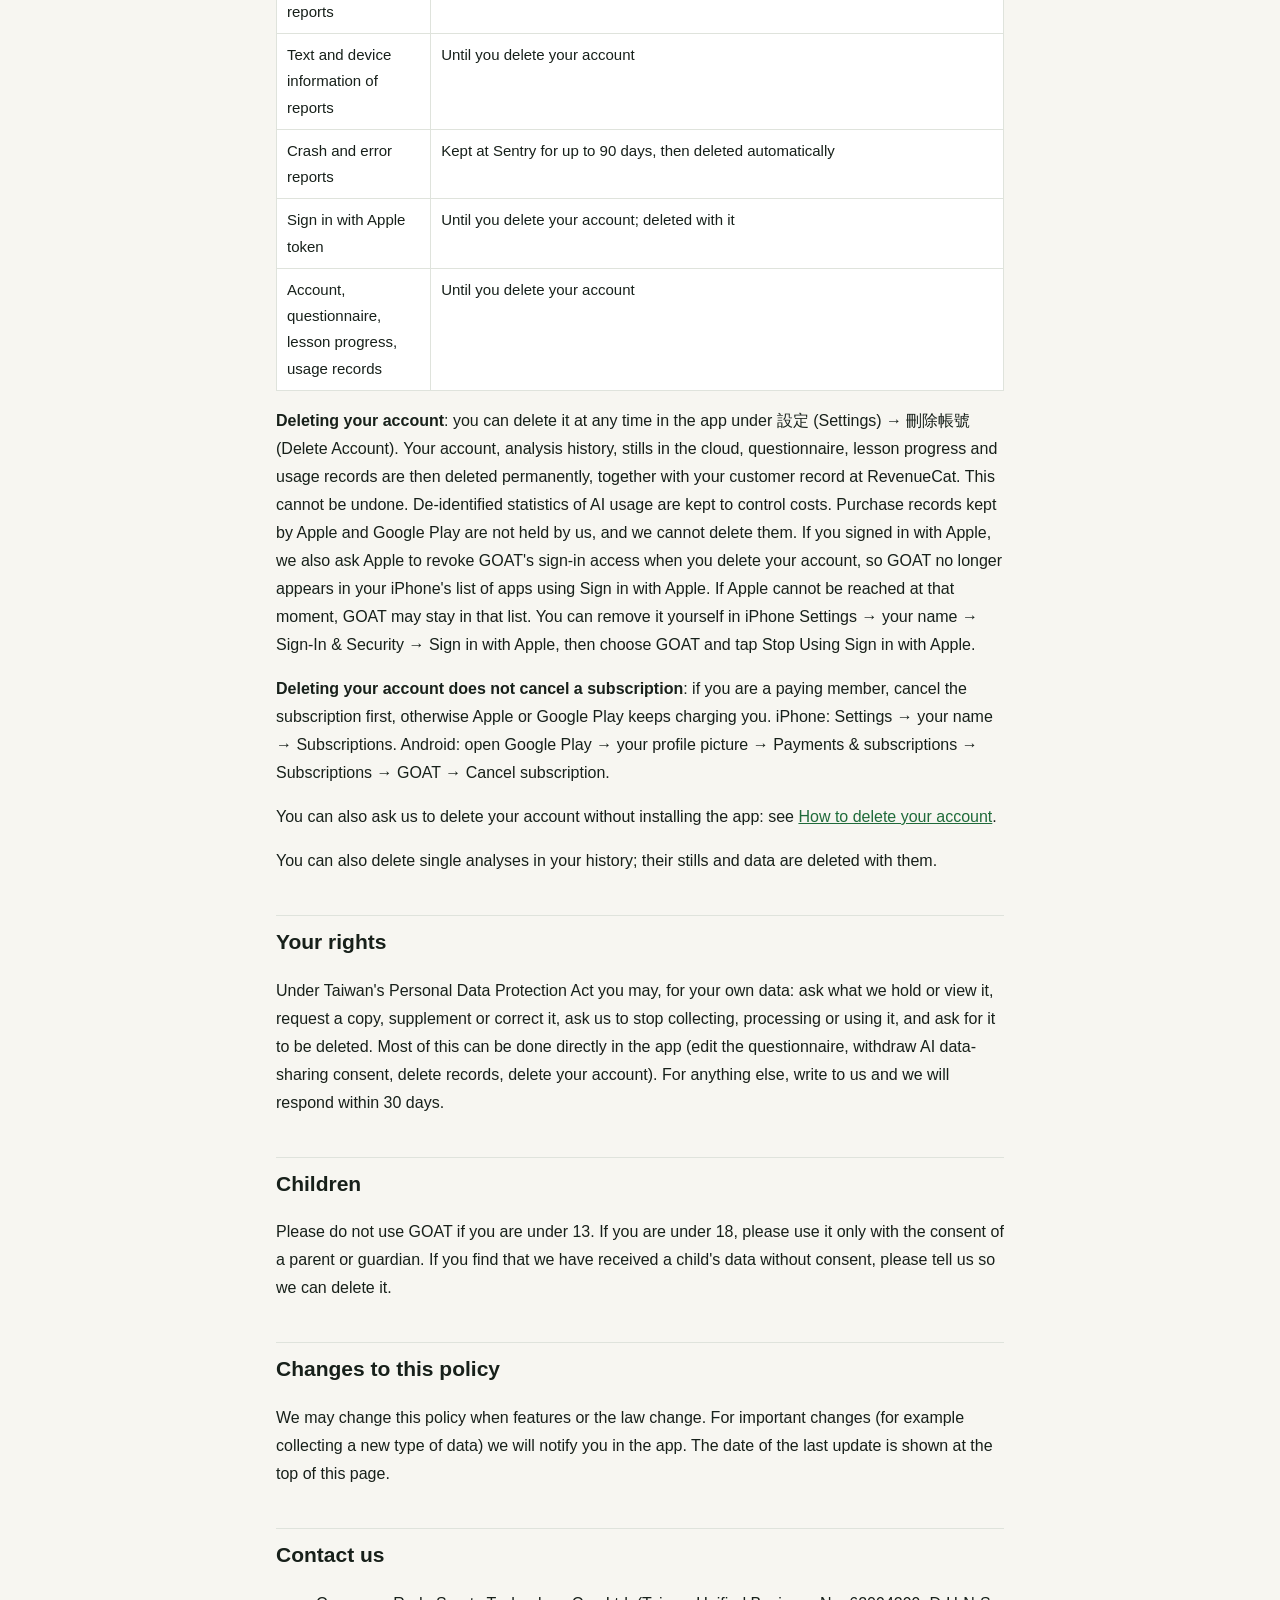
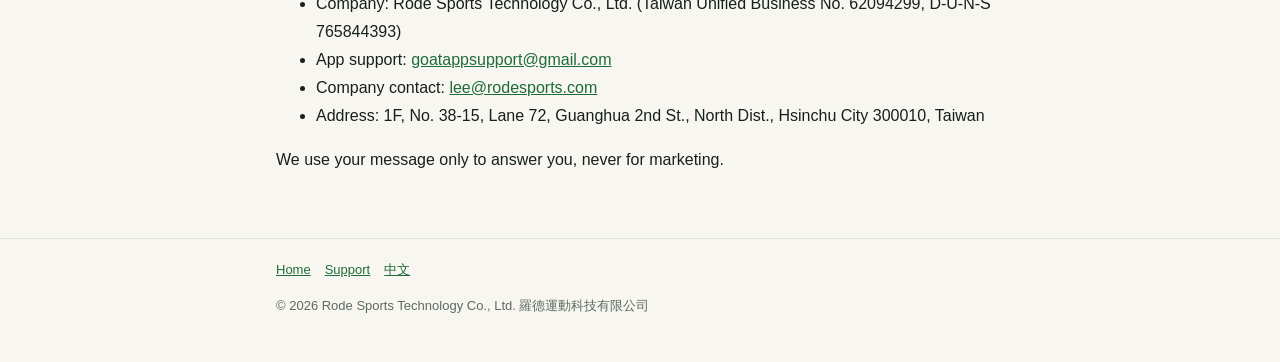
<file: en/privacy.html>
<!doctype html>
<html lang="en">
<head>
<meta charset="utf-8">
<meta name="viewport" content="width=device-width, initial-scale=1">
<title>Privacy Policy | GOAT</title>
<meta name="description" content="Privacy policy of GOAT, the AI golf swing coach app by Rode Sports Technology Co., Ltd.">
<link rel="canonical" href="https://www.rodesports.com/en/privacy.html">
<link rel="alternate" hreflang="zh-Hant" href="https://www.rodesports.com/privacy.html">
<link rel="alternate" hreflang="en" href="https://www.rodesports.com/en/privacy.html">
<link rel="alternate" hreflang="x-default" href="https://www.rodesports.com/privacy.html">
<link rel="stylesheet" href="../style.css">
</head>
<body>
<header class="top"><div class="wrap">
  <a class="brand" href="index.html">Rode Sports Technology<small>GOAT · Golf of AI Time</small></a>
  <nav><a href="index.html">Home</a><a href="support.html">Support</a><a href="privacy.html" aria-current="page">Privacy Policy</a><a href="terms.html">Terms of Use</a><a href="../privacy.html" lang="zh-Hant-TW">中文</a></nav>
</div></header>

<main><div class="wrap">
  <h1>GOAT Privacy Policy</h1>
  <p class="meta">Last updated: 25 November 2026. This is a translation of the <a href="../privacy.html">Traditional Chinese policy</a>; if the two differ, the Chinese version applies.</p>
  <p>GOAT is a golf swing analysis app made by Rode Sports Technology Co., Ltd. The videos you film stay on your phone and are not uploaded. After you sign in, the four still frames and the body-tracking data used for the analysis are uploaded. When the app crashes or hits an unexpected error, it also sends a crash report that does not include your account. We do not sell data, we do not show advertising, and we do not track what you do in other apps.</p>

  <h2>What we collect</h2>
  <div class="table-scroll"><table>
    <tr><th>Data</th><th>What it is</th><th>Where it comes from</th></tr>
    <tr><td>Account</td><td>Email, name (provided by Google or Apple when you sign in with them), account ID</td><td>When you register or sign in</td></tr>
    <tr><td>Sign in with Apple token</td><td>A token Apple issues to GOAT when you sign in with Apple; used only to ask Apple to revoke GOAT's sign-in access when you delete your account</td><td>When you sign in with Apple</td></tr>
    <tr><td>Golfer questionnaire</td><td>Handedness, current score range, years of play, where you mostly practise, what you most want to improve</td><td>When you fill it in (the last two are optional)</td></tr>
    <tr><td>Analysis stills</td><td>Four key frames of each analysis (address, backswing, impact, finish). They show your body and may show your face</td><td>Taken from your video when you analyse it</td></tr>
    <tr><td>Body-tracking and measurement data</td><td>Joint positions, angles, tempo, body movement and similar numbers, plus the score, the coaching advice, the type of club and the date</td><td>The analysis on your phone</td></tr>
    <tr><td>Usage records</td><td>How many times a day you use the AI coach and the lessons, which lessons you took, quiz results, your AI data-sharing consent record, and the usage and cost of the AI service</td><td>When you use the app</td></tr>
    <tr><td>Feedback reports</td><td>What you write, the voice note you record (up to 60 seconds) and the screenshots you attach (up to 3) under "Report a problem / Send feedback", plus the app version, phone model, iOS or Android version and the related analysis number or error code</td><td>When you send a report (nothing is collected if you never use it)</td></tr>
    <tr><td>Crash and error reports</td><td>When the app crashes or hits an unexpected error: the error, where in the code it happened (the stack trace), the app version, phone model, iOS or Android version, and a randomly generated identifier (not your email or name). Not included: your email, name, videos, stills, body-tracking data, screenshots of your screen or screen recordings. Your IP address is not stored. Fields that could contain personal data, such as the file path of a video, are removed before the report is sent</td><td>Sent automatically when the app crashes or hits an error. In this first version there is no switch to turn it off; if you object, please write to our support</td></tr>
    <tr><td>Subscription status</td><td>Whether you are a paying member, the plan, the expiry date, whether you are in a trial</td><td>Apple or Google Play, and RevenueCat</td></tr>
  </table></div>
  <p><strong>What we do not collect</strong>:</p>
  <ul>
    <li><strong>Your original video</strong>: it exists only on your phone. The analysis is done on the phone and the video is not uploaded.</li>
    <li><strong>Analyses made without signing in</strong>: you can analyse a video and see the score without an account. In that case the stills and the data stay on the phone; they are not uploaded and not sent to the AI.</li>
    <li><strong>Payment details</strong>: card and other payment details are handled by Apple (iPhone app) or Google Play (Android app). We never receive them.</li>
    <li><strong>Location, contacts, or other photos in your library</strong>: we do not read them. A video you choose from your photo library is used only for the analysis.</li>
    <li><strong>Store ratings</strong>: when the app asks you to rate it, it uses the rating sheet of Apple or Google Play. We cannot see whether you rated the app or what rating you gave.</li>
  </ul>
  <p><strong>Microphone permission</strong>: filming a swing does not record sound. A voice note is recorded and sent to our support only when you hold the record button in a feedback report.</p>
  <p><strong>Camera permission</strong>: the app needs the camera to film your swing. You can turn it off at any time in your phone's Settings; you can still analyse videos chosen from your photo library.</p>
  <p><strong>Notification permission</strong>: the daily lesson reminder is a local notification scheduled by the phone itself. It does not go through our servers, we do not collect a push token, and no data leaves your phone. The app asks for notification permission only after you finish your first lesson. The reminder is set to 8 pm by default; you can turn it off or change the time in 設定 (Settings). It stops by itself after 7 days without opening the app.</p>

  <h2>How we use the data</h2>
  <p>We use your data only to provide GOAT:</p>
  <ul>
    <li><strong>To produce AI coaching advice</strong>: after you consent, the four stills, the camera angle, the type of club, your handedness, score range and years of play, and the state of the body-movement measurements that the result screen shows for that video (up to two for a face-on video and up to three for a down-the-line video, as plain words such as "steady", "just right" or "low", never numbers; a measurement that could not be taken reliably or is not shown is not sent) are sent through our server to Google's Gemini AI, which writes advice suited to your level.</li>
    <li><strong>To keep your history</strong>: so you can look back at earlier analyses and see your progress.</li>
    <li><strong>To arrange lessons</strong>: the next lesson is recommended from your analysis results and your lesson progress.</li>
    <li><strong>To manage paid features</strong>: to check whether you are a paying member and to count each plan's uses.</li>
    <li><strong>To handle your reports</strong>: to read the problem you reported, answer you and fix the app. Voice notes and screenshots are seen only by our support and development staff; they are not sent to the AI and not used for anything else.</li>
    <li><strong>To maintain and improve the service</strong>: to find errors, control the cost of the AI service and improve the accuracy of the analysis. If we ever want to use your data to train our own analysis models, we will ask for your consent first.</li>
  </ul>
  <p>We do <strong>not</strong> sell your data, use it for advertising, or track what you do in other apps or websites.</p>
  <p><strong>Consent to AI data sharing</strong>: before your first analysis the app explains which data goes to Google Gemini, and you decide whether to agree. You can withdraw consent at any time in 設定 (Settings) → AI 資料分享 (AI Data Sharing). The AI coach is then paused; body tracking and scores keep working.</p>

  <h2>Outside services that handle data</h2>
  <p>We use the services below to provide the app. They may use the data only to provide those services:</p>
  <div class="table-scroll"><table>
    <tr><th>Service</th><th>Purpose</th><th>Data it handles</th></tr>
    <tr><td>Supabase</td><td>Sign-in, database, storage of stills</td><td>Account, questionnaire, stills, analysis results, usage records</td></tr>
    <tr><td>Google Gemini</td><td>Producing AI coaching advice</td><td>The four stills, camera angle, type of club, handedness, score range, years of play, and the state of the measurements shown on the result screen as plain words (up to two for a face-on video, up to three for a down-the-line video; not sent if not reliable or not shown) (not your name or email, and not the measured body-tracking numbers)</td></tr>
    <tr><td>Sign in with Google, Sign in with Apple</td><td>Signing in with an account you already have</td><td>The email and name you agree to share</td></tr>
    <tr><td>Apple App Store</td><td>Subscription payments for the iPhone app</td><td>Payment details (kept by Apple)</td></tr>
    <tr><td>Google Play</td><td>Subscription payments for the Android app</td><td>Payment details (kept by Google)</td></tr>
    <tr><td>RevenueCat</td><td>Managing subscription status</td><td>Account ID, purchase records</td></tr>
    <tr><td>Resend</td><td>Sending the "new report" notice to our support mailbox</td><td>The text of the report, device information, account ID, and links to the voice note and screenshots (the links stop working after 7 days)</td></tr>
    <tr><td>Sentry</td><td>Receiving crash and error reports so that we can find and fix crashes</td><td>Crash and error reports: the error, where in the code it happened, app version, phone model, operating system version, a random identifier (not your email, name, videos, stills or body-tracking data; your IP address is not stored)</td></tr>
  </table></div>
  <p>We use a paid plan of Google Gemini. Under Google's terms, data sent on that plan is not used to train Google's AI models.</p>
  <p>Data is encrypted in transit (HTTPS) between your phone and our servers, and between our servers and the services above.</p>
  <p>Apart from the table above, we disclose your data only when the law requires it (for example a lawful request from a court or a competent authority). The servers of these services may be located outside Taiwan. Sentry is a company in the United States, and crash and error reports are stored in the United States. Sentry only processes these reports on our behalf; they are not sold and not used for advertising or for tracking across apps.</p>

  <h2>Retention and deletion</h2>
  <div class="table-scroll"><table>
    <tr><th>Data</th><th>How long it is kept</th></tr>
    <tr><td>The text record of an analysis (score, advice, date)</td><td>Until you delete that record or your account</td></tr>
    <tr><td>Analysis stills and body-tracking data</td><td>The Free plan keeps the 3 most recent analyses, Plus the 30 most recent and Pro the 100 most recent. When a Free user saves a 4th, the stills of the oldest are deleted automatically and its text record stays. After a move to a lower plan, stills beyond the new plan's number are hidden first, and the next time you save an analysis the app asks you to confirm before deleting them. On Plus and Pro, when the limit is full the app asks you to choose one analysis whose stills to delete so the new stills can be kept</td></tr>
    <tr><td>Voice notes and screenshots of reports</td><td>Deleted automatically after 180 days; deleted at once when you delete your account</td></tr>
    <tr><td>Text and device information of reports</td><td>Until you delete your account</td></tr>
    <tr><td>Crash and error reports</td><td>Kept at Sentry for up to 90 days, then deleted automatically</td></tr>
    <tr><td>Sign in with Apple token</td><td>Until you delete your account; deleted with it</td></tr>
    <tr><td>Account, questionnaire, lesson progress, usage records</td><td>Until you delete your account</td></tr>
  </table></div>
  <p><strong>Deleting your account</strong>: you can delete it at any time in the app under 設定 (Settings) → 刪除帳號 (Delete Account). Your account, analysis history, stills in the cloud, questionnaire, lesson progress and usage records are then deleted permanently, together with your customer record at RevenueCat. This cannot be undone. De-identified statistics of AI usage are kept to control costs. Purchase records kept by Apple and Google Play are not held by us, and we cannot delete them. If you signed in with Apple, we also ask Apple to revoke GOAT's sign-in access when you delete your account, so GOAT no longer appears in your iPhone's list of apps using Sign in with Apple. If Apple cannot be reached at that moment, GOAT may stay in that list. You can remove it yourself in iPhone Settings → your name → Sign-In & Security → Sign in with Apple, then choose GOAT and tap Stop Using Sign in with Apple.</p>
  <p><strong>Deleting your account does not cancel a subscription</strong>: if you are a paying member, cancel the subscription first, otherwise Apple or Google Play keeps charging you. iPhone: Settings → your name → Subscriptions. Android: open Google Play → your profile picture → Payments &amp; subscriptions → Subscriptions → GOAT → Cancel subscription.</p>
  <p>You can also ask us to delete your account without installing the app: see <a href="delete-account.html">How to delete your account</a>.</p>
  <p>You can also delete single analyses in your history; their stills and data are deleted with them.</p>

  <h2>Your rights</h2>
  <p>Under Taiwan's Personal Data Protection Act you may, for your own data: ask what we hold or view it, request a copy, supplement or correct it, ask us to stop collecting, processing or using it, and ask for it to be deleted. Most of this can be done directly in the app (edit the questionnaire, withdraw AI data-sharing consent, delete records, delete your account). For anything else, write to us and we will respond within 30 days.</p>

  <h2>Children</h2>
  <p>Please do not use GOAT if you are under 13. If you are under 18, please use it only with the consent of a parent or guardian. If you find that we have received a child's data without consent, please tell us so we can delete it.</p>

  <h2>Changes to this policy</h2>
  <p>We may change this policy when features or the law change. For important changes (for example collecting a new type of data) we will notify you in the app. The date of the last update is shown at the top of this page.</p>

  <h2>Contact us</h2>
  <ul>
    <li>Company: Rode Sports Technology Co., Ltd. (Taiwan Unified Business No. 62094299, D-U-N-S 765844393)</li>
    <li>App support: <a href="mailto:goatappsupport@gmail.com">goatappsupport@gmail.com</a></li>
    <li>Company contact: <a href="mailto:lee@rodesports.com">lee@rodesports.com</a></li>
    <li>Address: 1F, No. 38-15, Lane 72, Guanghua 2nd St., North Dist., Hsinchu City 300010, Taiwan</li>
  </ul>
  <p>We use your message only to answer you, never for marketing.</p>
</div></main>

<footer><div class="wrap">
  <a href="index.html">Home</a><a href="support.html">Support</a><a href="../privacy.html" lang="zh-Hant-TW">中文</a>
  <p>© 2026 Rode Sports Technology Co., Ltd. 羅德運動科技有限公司</p>
</div></footer>
</body>
</html>
</file>
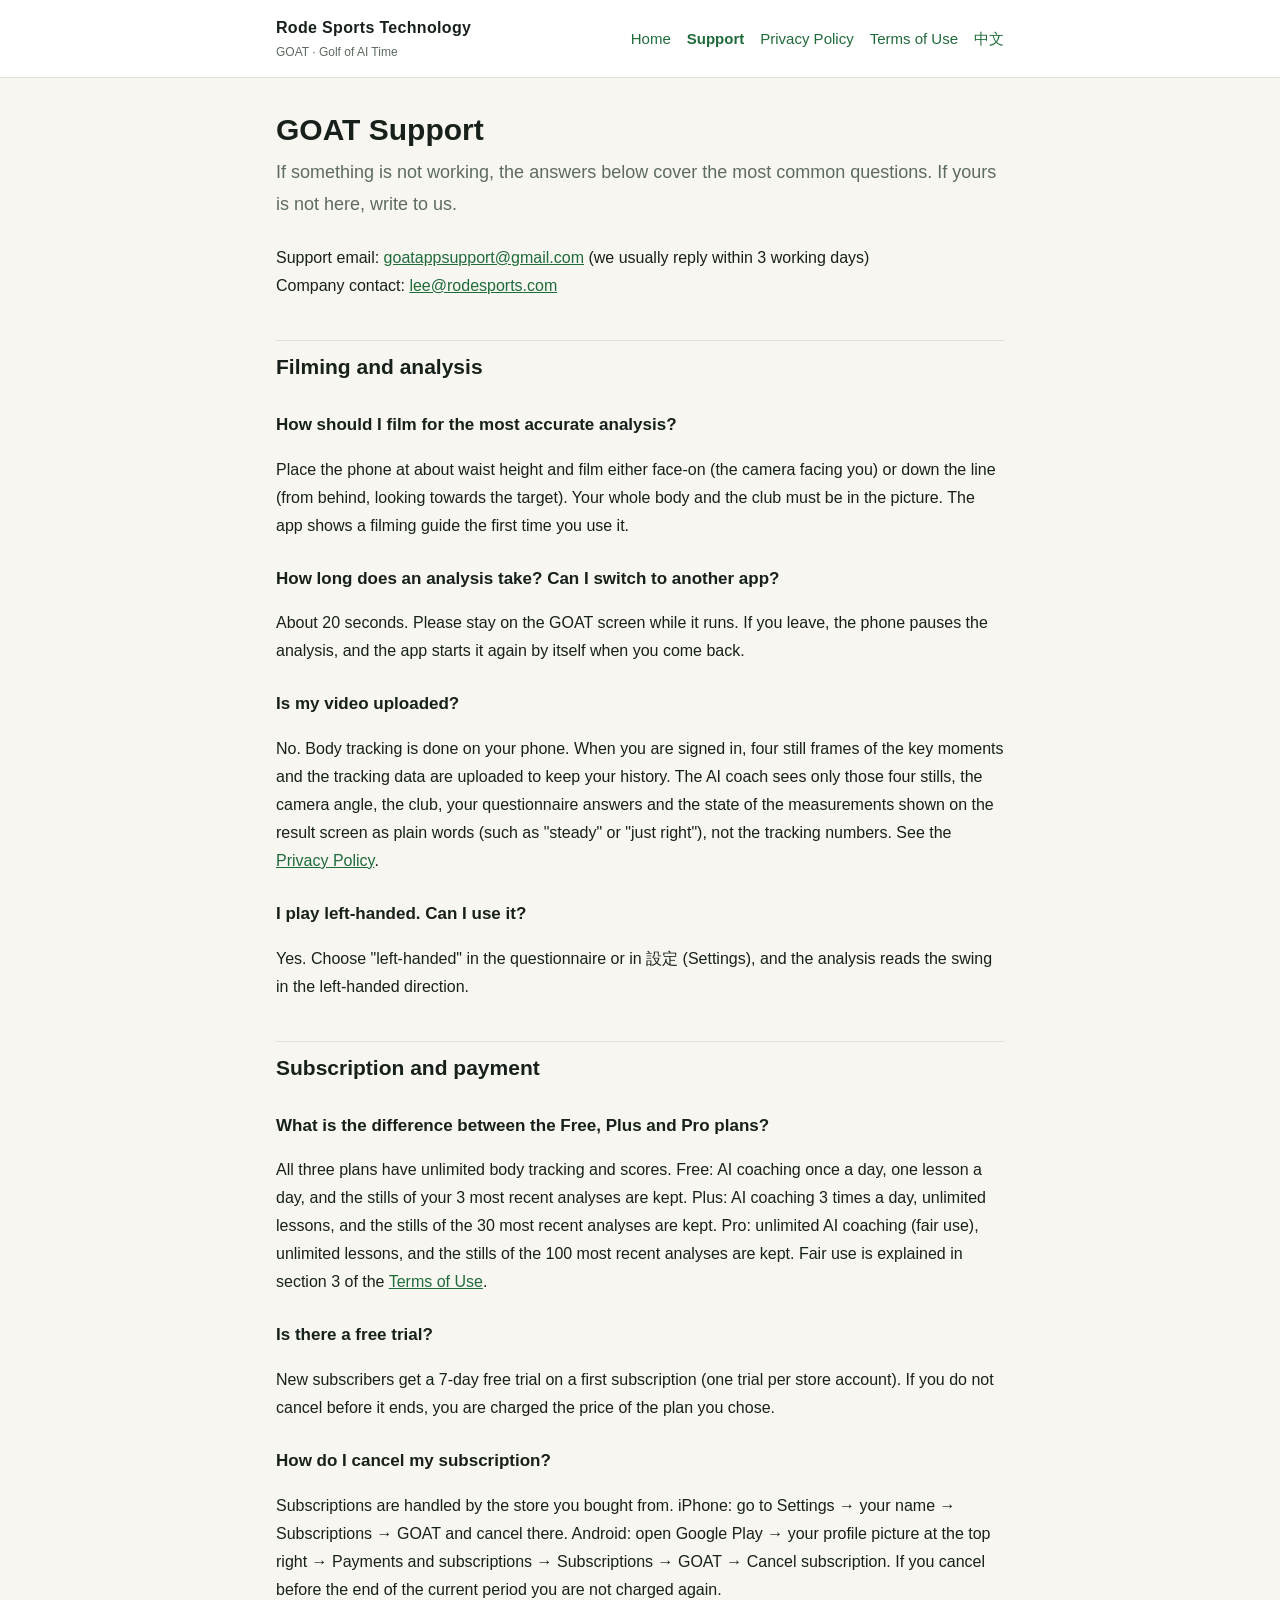
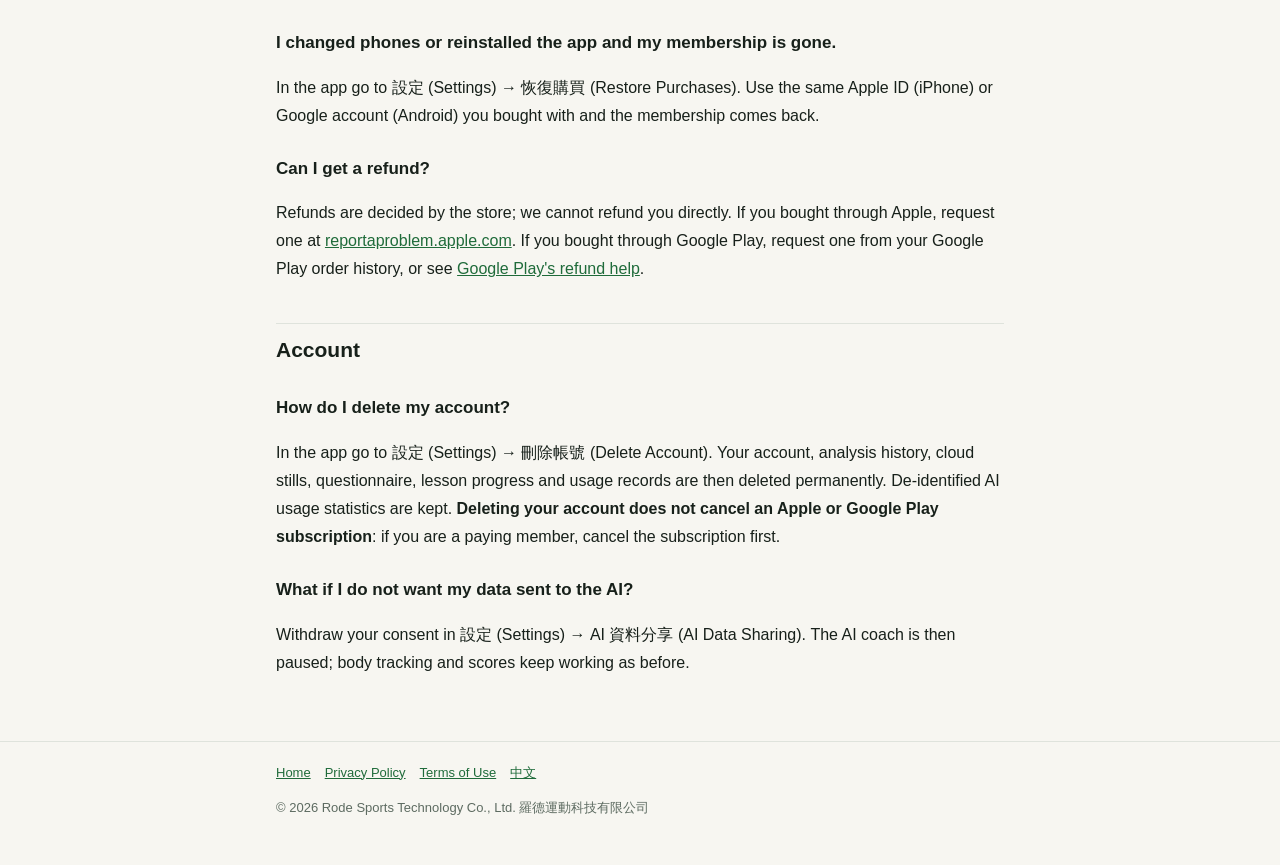
<file: en/support.html>
<!doctype html>
<html lang="en">
<head>
<meta charset="utf-8">
<meta name="viewport" content="width=device-width, initial-scale=1">
<title>Support | GOAT</title>
<meta name="description" content="Help and contact details for GOAT, the AI golf swing coach app by Rode Sports Technology Co., Ltd.">
<link rel="canonical" href="https://www.rodesports.com/en/support.html">
<link rel="alternate" hreflang="zh-Hant" href="https://www.rodesports.com/support.html">
<link rel="alternate" hreflang="en" href="https://www.rodesports.com/en/support.html">
<link rel="alternate" hreflang="x-default" href="https://www.rodesports.com/support.html">
<link rel="stylesheet" href="../style.css">
</head>
<body>
<header class="top"><div class="wrap">
  <a class="brand" href="index.html">Rode Sports Technology<small>GOAT · Golf of AI Time</small></a>
  <nav><a href="index.html">Home</a><a href="support.html" aria-current="page">Support</a><a href="privacy.html">Privacy Policy</a><a href="terms.html">Terms of Use</a><a href="../support.html" lang="zh-Hant-TW">中文</a></nav>
</div></header>

<main><div class="wrap">
  <h1>GOAT Support</h1>
  <p class="lead">If something is not working, the answers below cover the most common questions. If yours is not here, write to us.</p>
  <p>Support email: <a href="mailto:goatappsupport@gmail.com">goatappsupport@gmail.com</a> (we usually reply within 3 working days)<br>
  Company contact: <a href="mailto:lee@rodesports.com">lee@rodesports.com</a></p>

  <h2>Filming and analysis</h2>
  <h3>How should I film for the most accurate analysis?</h3>
  <p>Place the phone at about waist height and film either face-on (the camera facing you) or down the line (from behind, looking towards the target). Your whole body and the club must be in the picture. The app shows a filming guide the first time you use it.</p>
  <h3>How long does an analysis take? Can I switch to another app?</h3>
  <p>About 20 seconds. Please stay on the GOAT screen while it runs. If you leave, the phone pauses the analysis, and the app starts it again by itself when you come back.</p>
  <h3>Is my video uploaded?</h3>
  <p>No. Body tracking is done on your phone. When you are signed in, four still frames of the key moments and the tracking data are uploaded to keep your history. The AI coach sees only those four stills, the camera angle, the club, your questionnaire answers and the state of the measurements shown on the result screen as plain words (such as "steady" or "just right"), not the tracking numbers. See the <a href="privacy.html">Privacy Policy</a>.</p>
  <h3>I play left-handed. Can I use it?</h3>
  <p>Yes. Choose "left-handed" in the questionnaire or in 設定 (Settings), and the analysis reads the swing in the left-handed direction.</p>

  <h2>Subscription and payment</h2>
  <h3>What is the difference between the Free, Plus and Pro plans?</h3>
  <p>All three plans have unlimited body tracking and scores. Free: AI coaching once a day, one lesson a day, and the stills of your 3 most recent analyses are kept. Plus: AI coaching 3 times a day, unlimited lessons, and the stills of the 30 most recent analyses are kept. Pro: unlimited AI coaching (fair use), unlimited lessons, and the stills of the 100 most recent analyses are kept. Fair use is explained in section 3 of the <a href="terms.html">Terms of Use</a>.</p>
  <h3>Is there a free trial?</h3>
  <p>New subscribers get a 7-day free trial on a first subscription (one trial per store account). If you do not cancel before it ends, you are charged the price of the plan you chose.</p>
  <h3>How do I cancel my subscription?</h3>
  <p>Subscriptions are handled by the store you bought from. iPhone: go to Settings → your name → Subscriptions → GOAT and cancel there. Android: open Google Play → your profile picture at the top right → Payments and subscriptions → Subscriptions → GOAT → Cancel subscription. If you cancel before the end of the current period you are not charged again.</p>
  <h3>I changed phones or reinstalled the app and my membership is gone.</h3>
  <p>In the app go to 設定 (Settings) → 恢復購買 (Restore Purchases). Use the same Apple ID (iPhone) or Google account (Android) you bought with and the membership comes back.</p>
  <h3>Can I get a refund?</h3>
  <p>Refunds are decided by the store; we cannot refund you directly. If you bought through Apple, request one at <a href="https://reportaproblem.apple.com">reportaproblem.apple.com</a>. If you bought through Google Play, request one from your Google Play order history, or see <a href="https://support.google.com/googleplay/answer/2479637">Google Play's refund help</a>.</p>

  <h2>Account</h2>
  <h3>How do I delete my account?</h3>
  <p>In the app go to 設定 (Settings) → 刪除帳號 (Delete Account). Your account, analysis history, cloud stills, questionnaire, lesson progress and usage records are then deleted permanently. De-identified AI usage statistics are kept. <strong>Deleting your account does not cancel an Apple or Google Play subscription</strong>: if you are a paying member, cancel the subscription first.</p>
  <h3>What if I do not want my data sent to the AI?</h3>
  <p>Withdraw your consent in 設定 (Settings) → AI 資料分享 (AI Data Sharing). The AI coach is then paused; body tracking and scores keep working as before.</p>
</div></main>

<footer><div class="wrap">
  <a href="index.html">Home</a><a href="privacy.html">Privacy Policy</a><a href="terms.html">Terms of Use</a><a href="../support.html" lang="zh-Hant-TW">中文</a>
  <p>© 2026 Rode Sports Technology Co., Ltd. 羅德運動科技有限公司</p>
</div></footer>
</body>
</html>
</file>
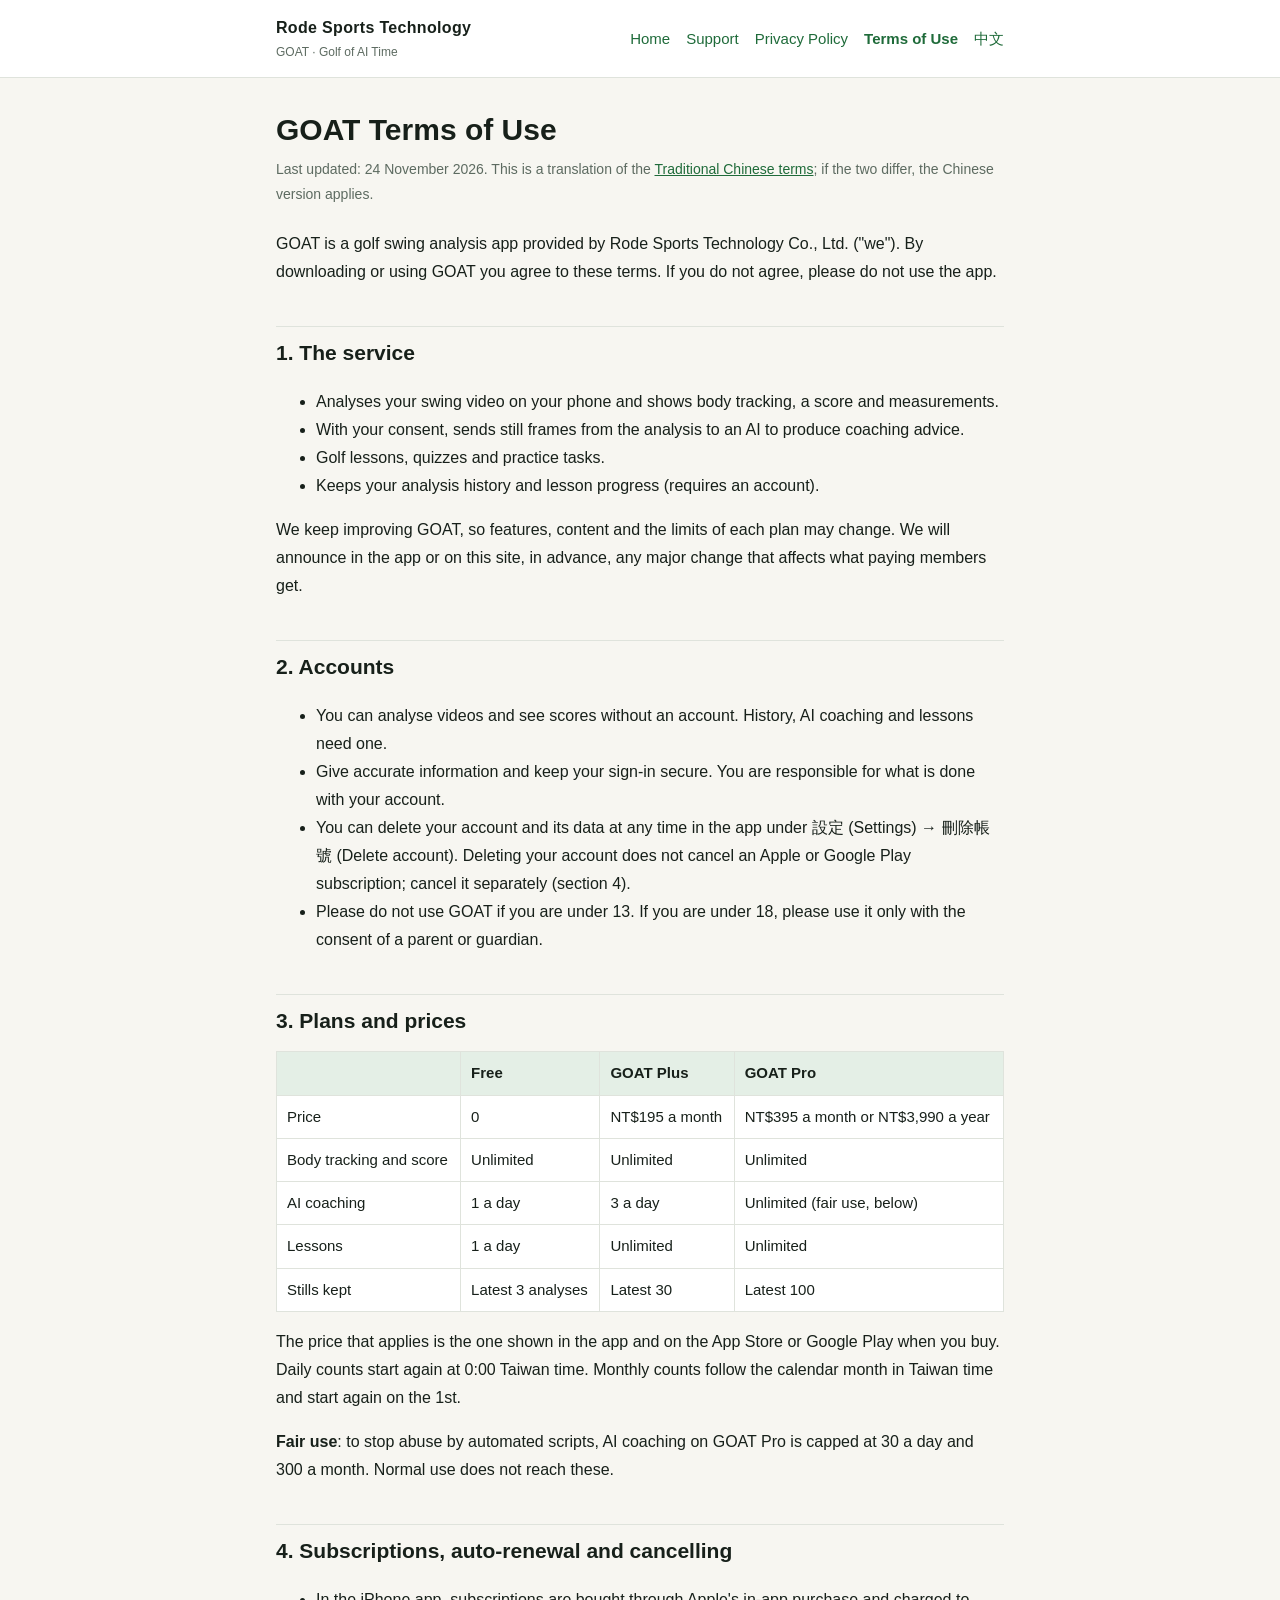
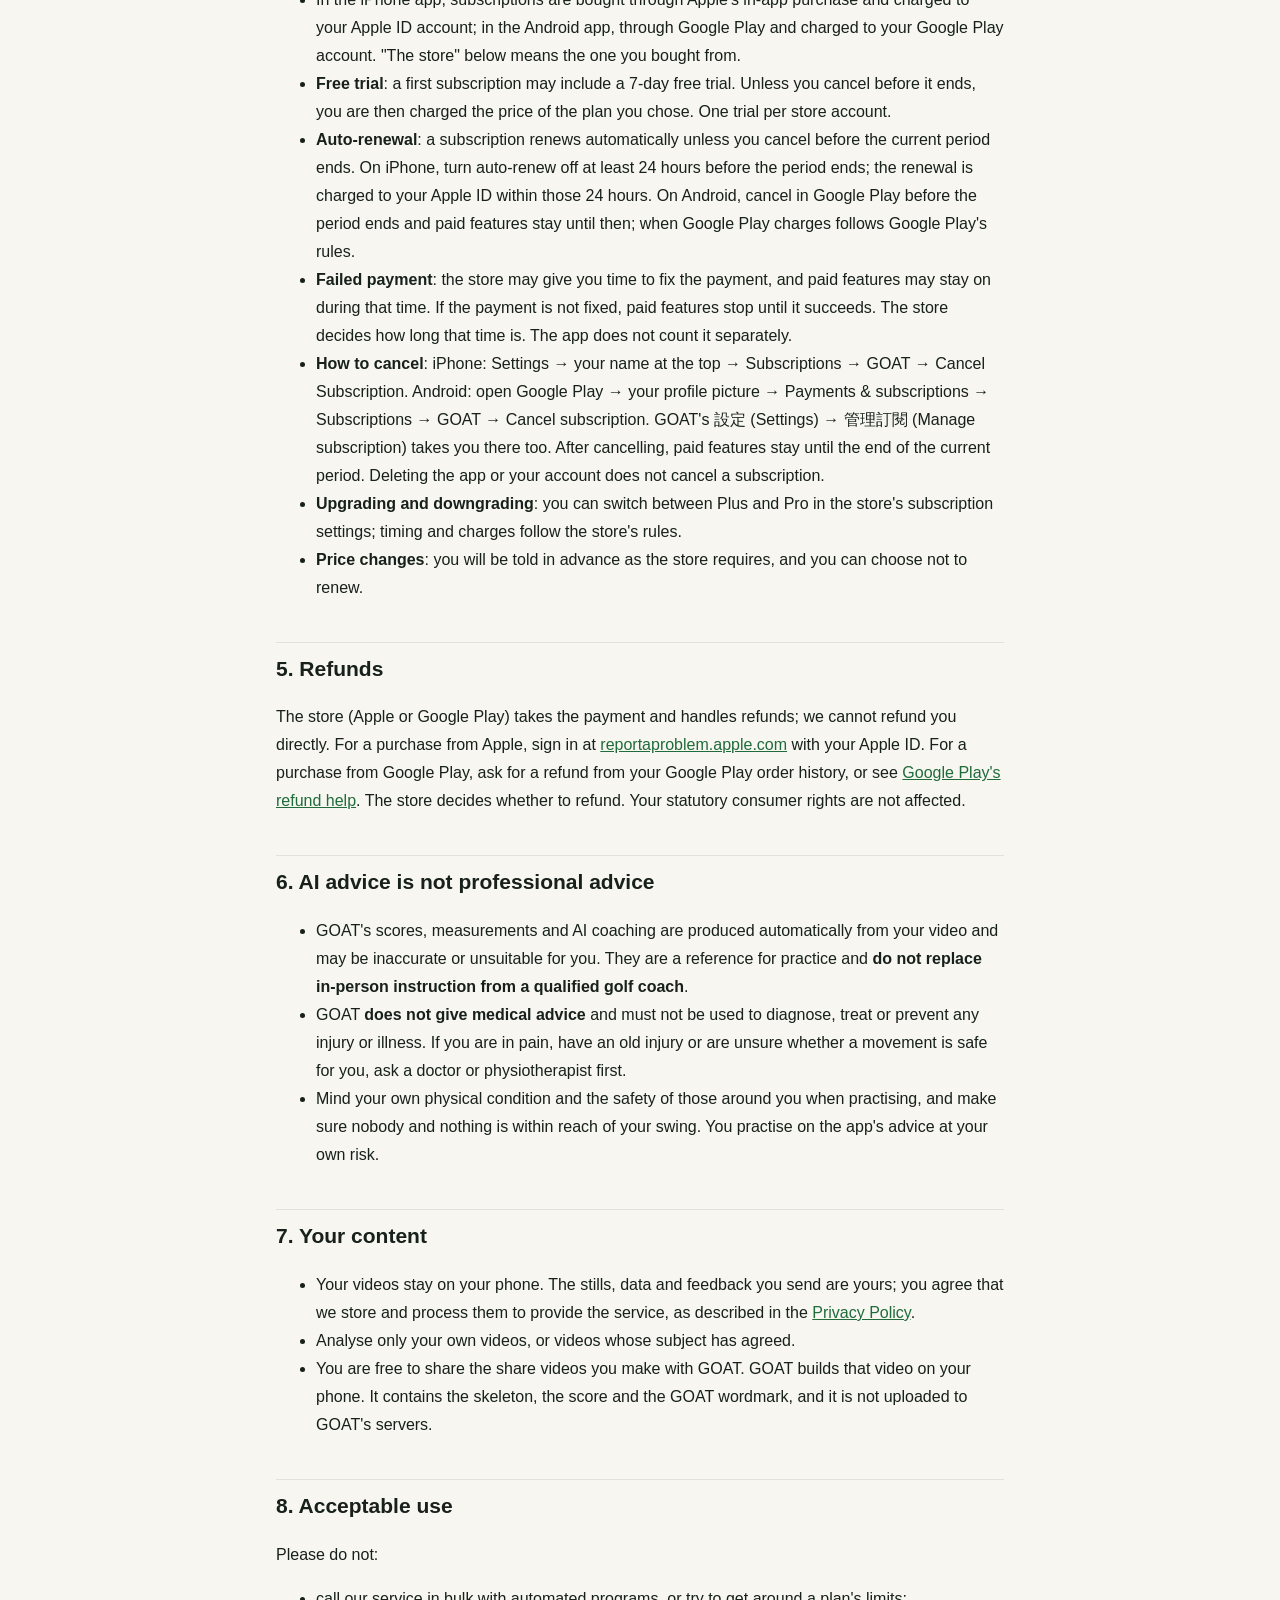
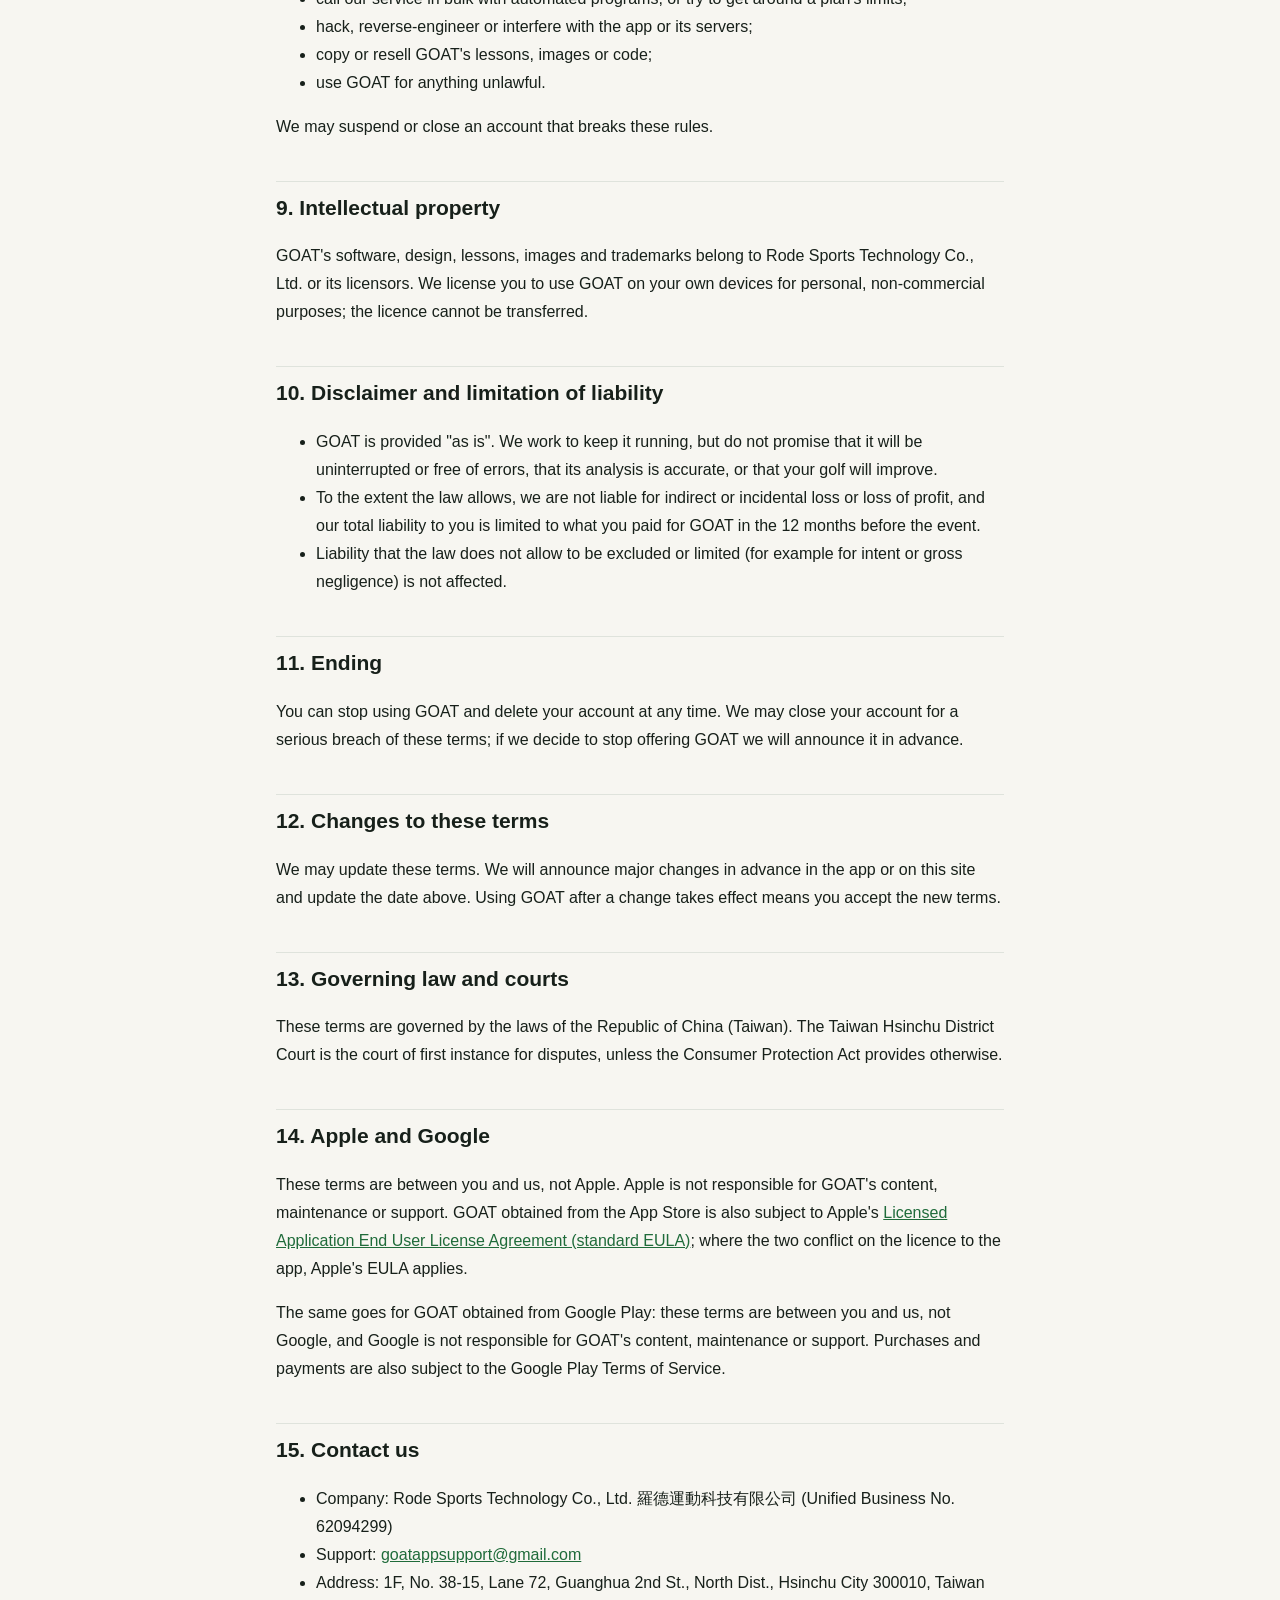
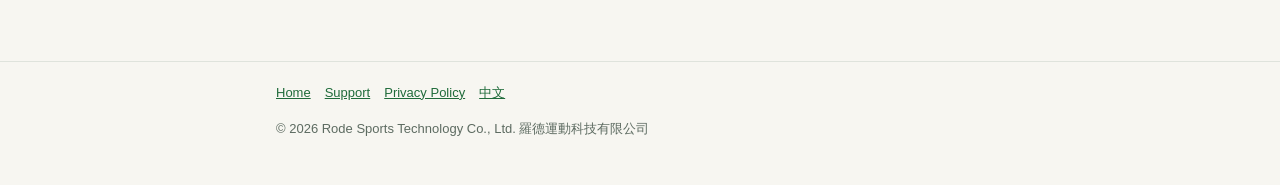
<file: en/terms.html>
<!doctype html>
<html lang="en">
<head>
<meta charset="utf-8">
<meta name="viewport" content="width=device-width, initial-scale=1">
<title>Terms of Use | GOAT</title>
<meta name="description" content="Terms of use of GOAT, the AI golf swing coach app by Rode Sports Technology Co., Ltd.">
<link rel="canonical" href="https://www.rodesports.com/en/terms.html">
<link rel="alternate" hreflang="zh-Hant" href="https://www.rodesports.com/terms.html">
<link rel="alternate" hreflang="en" href="https://www.rodesports.com/en/terms.html">
<link rel="alternate" hreflang="x-default" href="https://www.rodesports.com/terms.html">
<link rel="stylesheet" href="../style.css">
</head>
<body>
<header class="top"><div class="wrap">
  <a class="brand" href="index.html">Rode Sports Technology<small>GOAT · Golf of AI Time</small></a>
  <nav><a href="index.html">Home</a><a href="support.html">Support</a><a href="privacy.html">Privacy Policy</a><a href="terms.html" aria-current="page">Terms of Use</a><a href="../terms.html" lang="zh-Hant-TW">中文</a></nav>
</div></header>

<main><div class="wrap">
  <h1>GOAT Terms of Use</h1>
  <p class="meta">Last updated: 24 November 2026. This is a translation of the <a href="../terms.html">Traditional Chinese terms</a>; if the two differ, the Chinese version applies.</p>
  <p>GOAT is a golf swing analysis app provided by Rode Sports Technology Co., Ltd. ("we"). By downloading or using GOAT you agree to these terms. If you do not agree, please do not use the app.</p>

  <h2>1. The service</h2>
  <ul>
    <li>Analyses your swing video on your phone and shows body tracking, a score and measurements.</li>
    <li>With your consent, sends still frames from the analysis to an AI to produce coaching advice.</li>
    <li>Golf lessons, quizzes and practice tasks.</li>
    <li>Keeps your analysis history and lesson progress (requires an account).</li>
  </ul>
  <p>We keep improving GOAT, so features, content and the limits of each plan may change. We will announce in the app or on this site, in advance, any major change that affects what paying members get.</p>

  <h2>2. Accounts</h2>
  <ul>
    <li>You can analyse videos and see scores without an account. History, AI coaching and lessons need one.</li>
    <li>Give accurate information and keep your sign-in secure. You are responsible for what is done with your account.</li>
    <li>You can delete your account and its data at any time in the app under 設定 (Settings) → 刪除帳號 (Delete account). Deleting your account does not cancel an Apple or Google Play subscription; cancel it separately (section 4).</li>
    <li>Please do not use GOAT if you are under 13. If you are under 18, please use it only with the consent of a parent or guardian.</li>
  </ul>

  <h2>3. Plans and prices</h2>
  <div class="table-scroll"><table>
    <tr><th></th><th>Free</th><th>GOAT Plus</th><th>GOAT Pro</th></tr>
    <tr><td>Price</td><td>0</td><td>NT$195 a month</td><td>NT$395 a month or NT$3,990 a year</td></tr>
    <tr><td>Body tracking and score</td><td>Unlimited</td><td>Unlimited</td><td>Unlimited</td></tr>
    <tr><td>AI coaching</td><td>1 a day</td><td>3 a day</td><td>Unlimited (fair use, below)</td></tr>
    <tr><td>Lessons</td><td>1 a day</td><td>Unlimited</td><td>Unlimited</td></tr>
    <tr><td>Stills kept</td><td>Latest 3 analyses</td><td>Latest 30</td><td>Latest 100</td></tr>
  </table></div>
  <p>The price that applies is the one shown in the app and on the App Store or Google Play when you buy. Daily counts start again at 0:00 Taiwan time. Monthly counts follow the calendar month in Taiwan time and start again on the 1st.</p>
  <p><strong>Fair use</strong>: to stop abuse by automated scripts, AI coaching on GOAT Pro is capped at 30 a day and 300 a month. Normal use does not reach these.</p>

  <h2>4. Subscriptions, auto-renewal and cancelling</h2>
  <ul>
    <li>In the iPhone app, subscriptions are bought through Apple's in-app purchase and charged to your Apple ID account; in the Android app, through Google Play and charged to your Google Play account. "The store" below means the one you bought from.</li>
    <li><strong>Free trial</strong>: a first subscription may include a 7-day free trial. Unless you cancel before it ends, you are then charged the price of the plan you chose. One trial per store account.</li>
    <li><strong>Auto-renewal</strong>: a subscription renews automatically unless you cancel before the current period ends. On iPhone, turn auto-renew off at least 24 hours before the period ends; the renewal is charged to your Apple ID within those 24 hours. On Android, cancel in Google Play before the period ends and paid features stay until then; when Google Play charges follows Google Play's rules.</li>
    <li><strong>Failed payment</strong>: the store may give you time to fix the payment, and paid features may stay on during that time. If the payment is not fixed, paid features stop until it succeeds. The store decides how long that time is. The app does not count it separately.</li>
    <li><strong>How to cancel</strong>: iPhone: Settings → your name at the top → Subscriptions → GOAT → Cancel Subscription. Android: open Google Play → your profile picture → Payments &amp; subscriptions → Subscriptions → GOAT → Cancel subscription. GOAT's 設定 (Settings) → 管理訂閱 (Manage subscription) takes you there too. After cancelling, paid features stay until the end of the current period. Deleting the app or your account does not cancel a subscription.</li>
    <li><strong>Upgrading and downgrading</strong>: you can switch between Plus and Pro in the store's subscription settings; timing and charges follow the store's rules.</li>
    <li><strong>Price changes</strong>: you will be told in advance as the store requires, and you can choose not to renew.</li>
  </ul>

  <h2>5. Refunds</h2>
  <p>The store (Apple or Google Play) takes the payment and handles refunds; we cannot refund you directly. For a purchase from Apple, sign in at <a href="https://reportaproblem.apple.com">reportaproblem.apple.com</a> with your Apple ID. For a purchase from Google Play, ask for a refund from your Google Play order history, or see <a href="https://support.google.com/googleplay/answer/2479637">Google Play's refund help</a>. The store decides whether to refund. Your statutory consumer rights are not affected.</p>

  <h2>6. AI advice is not professional advice</h2>
  <ul>
    <li>GOAT's scores, measurements and AI coaching are produced automatically from your video and may be inaccurate or unsuitable for you. They are a reference for practice and <strong>do not replace in-person instruction from a qualified golf coach</strong>.</li>
    <li>GOAT <strong>does not give medical advice</strong> and must not be used to diagnose, treat or prevent any injury or illness. If you are in pain, have an old injury or are unsure whether a movement is safe for you, ask a doctor or physiotherapist first.</li>
    <li>Mind your own physical condition and the safety of those around you when practising, and make sure nobody and nothing is within reach of your swing. You practise on the app's advice at your own risk.</li>
  </ul>

  <h2>7. Your content</h2>
  <ul>
    <li>Your videos stay on your phone. The stills, data and feedback you send are yours; you agree that we store and process them to provide the service, as described in the <a href="privacy.html">Privacy Policy</a>.</li>
    <li>Analyse only your own videos, or videos whose subject has agreed.</li>
    <li>You are free to share the share videos you make with GOAT. GOAT builds that video on your phone. It contains the skeleton, the score and the GOAT wordmark, and it is not uploaded to GOAT's servers.</li>
  </ul>

  <h2>8. Acceptable use</h2>
  <p>Please do not:</p>
  <ul>
    <li>call our service in bulk with automated programs, or try to get around a plan's limits;</li>
    <li>hack, reverse-engineer or interfere with the app or its servers;</li>
    <li>copy or resell GOAT's lessons, images or code;</li>
    <li>use GOAT for anything unlawful.</li>
  </ul>
  <p>We may suspend or close an account that breaks these rules.</p>

  <h2>9. Intellectual property</h2>
  <p>GOAT's software, design, lessons, images and trademarks belong to Rode Sports Technology Co., Ltd. or its licensors. We license you to use GOAT on your own devices for personal, non-commercial purposes; the licence cannot be transferred.</p>

  <h2>10. Disclaimer and limitation of liability</h2>
  <ul>
    <li>GOAT is provided "as is". We work to keep it running, but do not promise that it will be uninterrupted or free of errors, that its analysis is accurate, or that your golf will improve.</li>
    <li>To the extent the law allows, we are not liable for indirect or incidental loss or loss of profit, and our total liability to you is limited to what you paid for GOAT in the 12 months before the event.</li>
    <li>Liability that the law does not allow to be excluded or limited (for example for intent or gross negligence) is not affected.</li>
  </ul>

  <h2>11. Ending</h2>
  <p>You can stop using GOAT and delete your account at any time. We may close your account for a serious breach of these terms; if we decide to stop offering GOAT we will announce it in advance.</p>

  <h2>12. Changes to these terms</h2>
  <p>We may update these terms. We will announce major changes in advance in the app or on this site and update the date above. Using GOAT after a change takes effect means you accept the new terms.</p>

  <h2>13. Governing law and courts</h2>
  <p>These terms are governed by the laws of the Republic of China (Taiwan). The Taiwan Hsinchu District Court is the court of first instance for disputes, unless the Consumer Protection Act provides otherwise.</p>

  <h2>14. Apple and Google</h2>
  <p>These terms are between you and us, not Apple. Apple is not responsible for GOAT's content, maintenance or support. GOAT obtained from the App Store is also subject to Apple's <a href="https://www.apple.com/legal/internet-services/itunes/dev/stdeula/">Licensed Application End User License Agreement (standard EULA)</a>; where the two conflict on the licence to the app, Apple's EULA applies.</p>
  <p>The same goes for GOAT obtained from Google Play: these terms are between you and us, not Google, and Google is not responsible for GOAT's content, maintenance or support. Purchases and payments are also subject to the Google Play Terms of Service.</p>

  <h2>15. Contact us</h2>
  <ul>
    <li>Company: Rode Sports Technology Co., Ltd. 羅德運動科技有限公司 (Unified Business No. 62094299)</li>
    <li>Support: <a href="mailto:goatappsupport@gmail.com">goatappsupport@gmail.com</a></li>
    <li>Address: 1F, No. 38-15, Lane 72, Guanghua 2nd St., North Dist., Hsinchu City 300010, Taiwan</li>
  </ul>
</div></main>

<footer><div class="wrap">
  <a href="index.html">Home</a><a href="support.html">Support</a><a href="privacy.html">Privacy Policy</a><a href="../terms.html" lang="zh-Hant-TW">中文</a>
  <p>© 2026 Rode Sports Technology Co., Ltd. 羅德運動科技有限公司</p>
</div></footer>
</body>
</html>
</file>
<file: style.css>
:root {
  --bg: #f7f6f1;
  --surface: #ffffff;
  --ink: #17201a;
  --muted: #5d6b61;
  --line: #dfe3dc;
  --green: #1f6b3a;
  --green-soft: #e4efe6;
  --max: 760px;
}
@media (prefers-color-scheme: dark) {
  :root {
    --bg: #111612;
    --surface: #18201a;
    --ink: #e9efe9;
    --muted: #9aa89e;
    --line: #2a352d;
    --green: #6fcf8f;
    --green-soft: #1d2e22;
  }
}
* { box-sizing: border-box; }
html { -webkit-text-size-adjust: 100%; }
body {
  margin: 0;
  background: var(--bg);
  color: var(--ink);
  font: 16px/1.75 -apple-system, BlinkMacSystemFont, "PingFang TC", "Noto Sans TC", "Microsoft JhengHei", sans-serif;
}
a { color: var(--green); }
header.top {
  border-bottom: 1px solid var(--line);
  background: var(--surface);
}
.wrap { max-width: var(--max); margin: 0 auto; padding: 0 16px; }
.top .wrap {
  display: flex; align-items: center; justify-content: space-between;
  gap: 12px; flex-wrap: wrap; padding-top: 14px; padding-bottom: 14px;
}
.brand { font-weight: 700; color: var(--ink); text-decoration: none; letter-spacing: .02em; }
.brand small { display: block; font-weight: 400; color: var(--muted); font-size: 12px; letter-spacing: 0; }
nav a { margin-left: 16px; text-decoration: none; font-size: 15px; }
nav a:first-child { margin-left: 0; }
nav a[aria-current="page"] { font-weight: 700; }
main { padding: 32px 0 48px; }
h1 { font-size: 30px; line-height: 1.3; margin: 0 0 8px; }
h2 { font-size: 21px; margin: 40px 0 10px; padding-top: 8px; border-top: 1px solid var(--line); }
h3 { font-size: 17px; margin: 24px 0 6px; }
.lead { font-size: 18px; color: var(--muted); margin: 0 0 24px; }
.meta { color: var(--muted); font-size: 14px; margin: 0 0 24px; }
.hero { padding: 24px 0 8px; }
.tag {
  display: inline-block; background: var(--green-soft); color: var(--green);
  border-radius: 999px; padding: 2px 12px; font-size: 13px; font-weight: 600; margin-bottom: 12px;
}
.cards { display: grid; grid-template-columns: repeat(auto-fit, minmax(210px, 1fr)); gap: 12px; margin: 16px 0; }
.card { background: var(--surface); border: 1px solid var(--line); border-radius: 12px; padding: 16px; }
.card h3 { margin-top: 0; }
.card p { margin: 0; color: var(--muted); font-size: 15px; }
.table-scroll { overflow-x: auto; margin: 12px 0; }
table { border-collapse: collapse; width: 100%; background: var(--surface); font-size: 15px; }
th, td { border: 1px solid var(--line); padding: 8px 10px; text-align: left; vertical-align: top; }
th { background: var(--green-soft); }
dl.info { display: grid; grid-template-columns: max-content 1fr; gap: 6px 16px; }
dl.info dt { color: var(--muted); }
dl.info dd { margin: 0; }
.todo { background: #fff3c4; color: #5a4400; padding: 0 4px; border-radius: 4px; }
footer { border-top: 1px solid var(--line); color: var(--muted); font-size: 13px; padding: 20px 0 32px; }
footer a { margin-right: 14px; }
@media (max-width: 480px) {
  h1 { font-size: 25px; }
  dl.info { grid-template-columns: 1fr; gap: 0; }
  dl.info dd { margin-bottom: 8px; }
}
</file>
